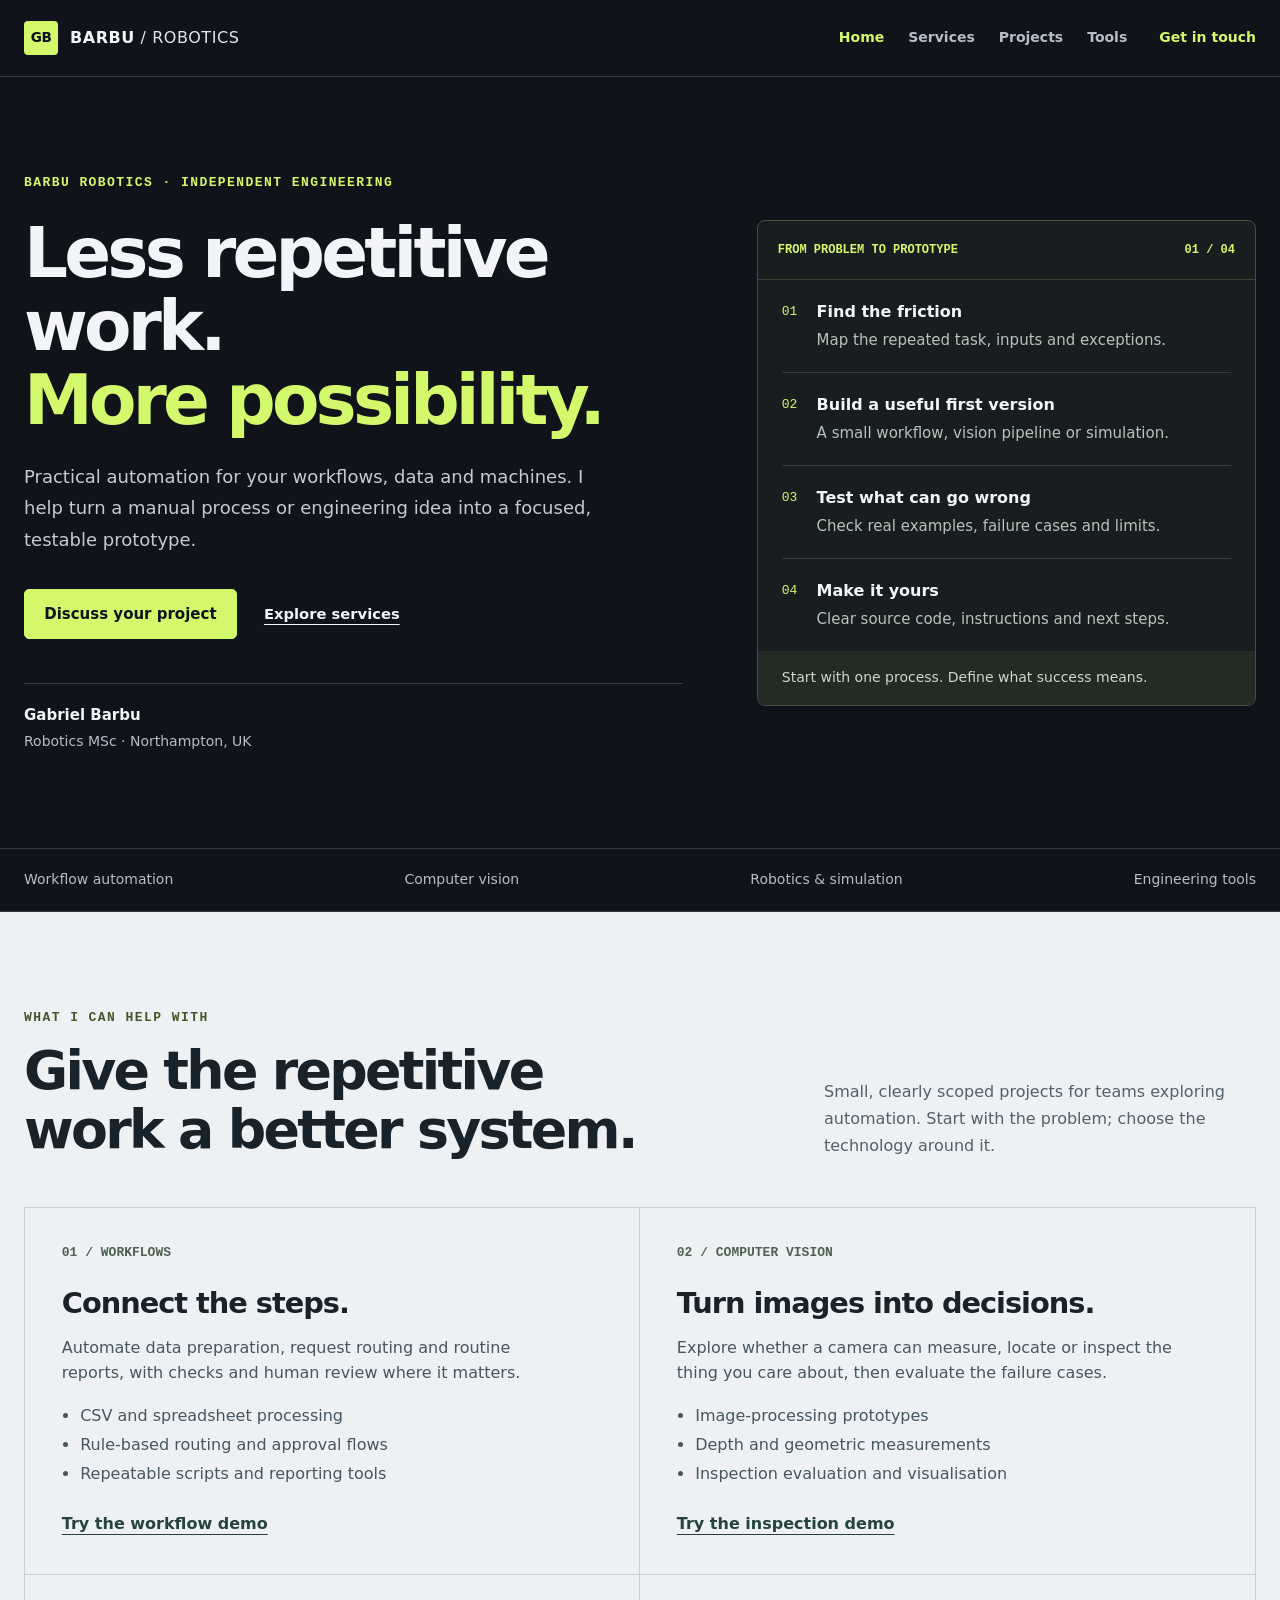
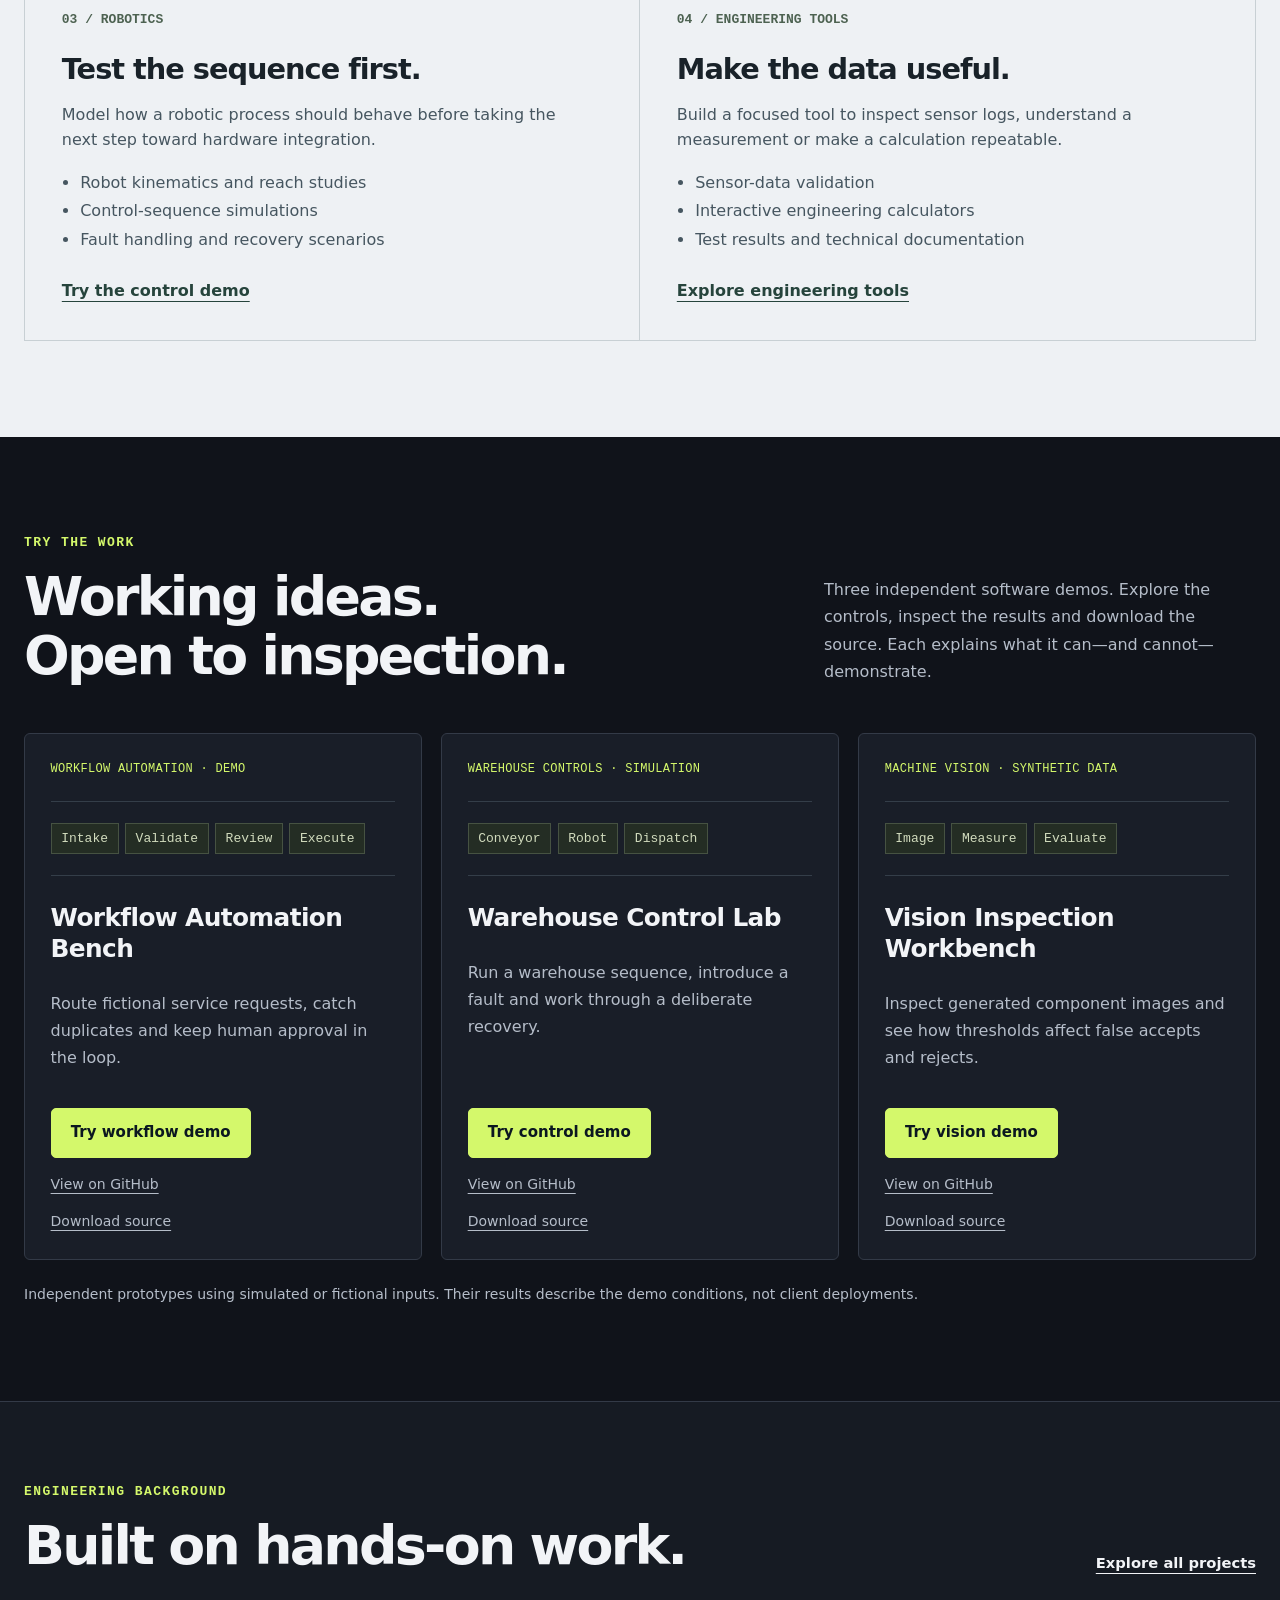
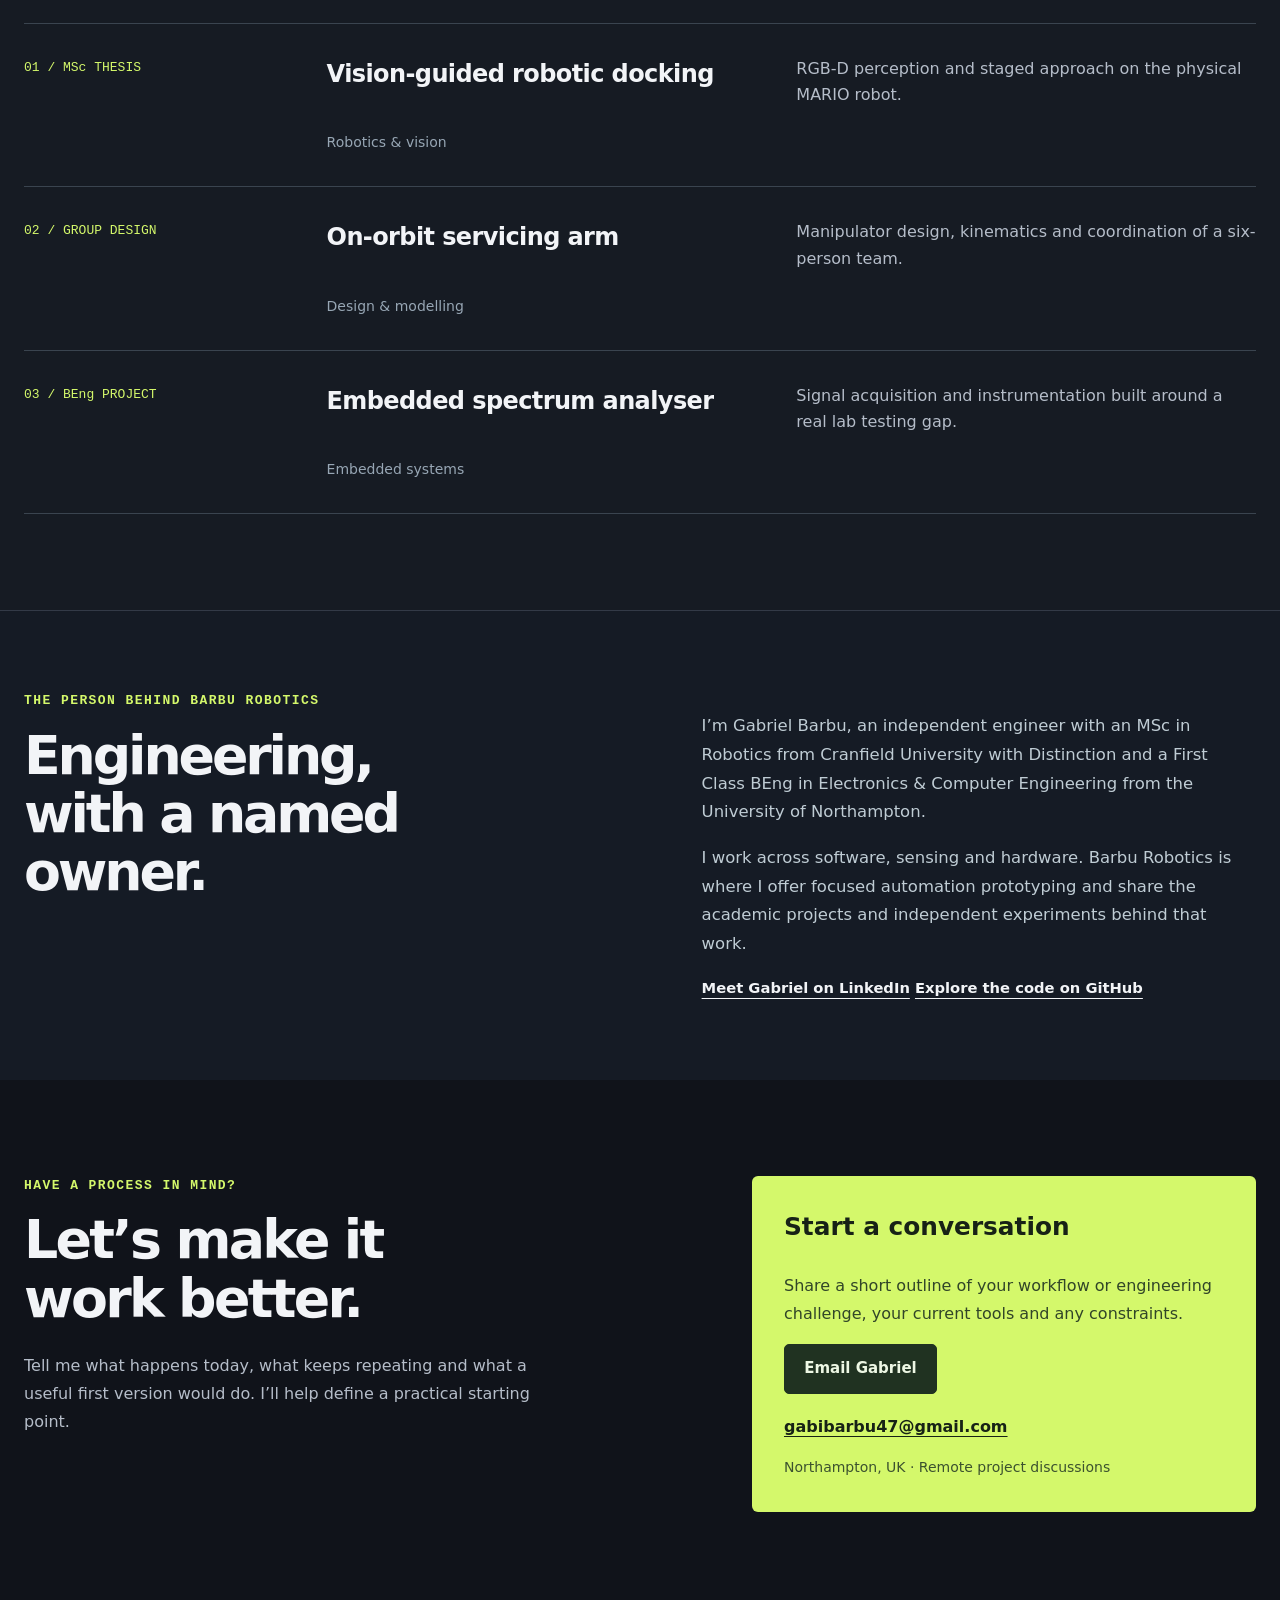
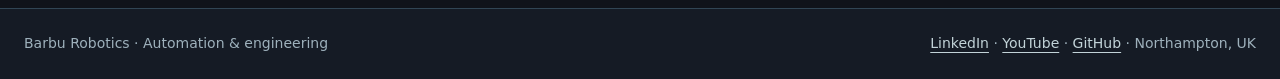
<file: index.html>
<!doctype html>
<html lang="en">
<head>
  <meta charset="utf-8">
  <meta name="viewport" content="width=device-width, initial-scale=1">
  <meta name="theme-color" content="#0a1220">
  <meta name="description" content="Practical workflow automation, computer vision and robotics prototyping by Gabriel Barbu. Explore working demos and discuss your next automation project.">
  <meta name="google-site-verification" content="QbWZGFsmQBlknl5m23Lc8sItgxxh-DoG_ZKHw20BW8Y">
  <meta property="og:type" content="website">
  <meta property="og:site_name" content="Barbu Robotics">
  <meta property="og:title" content="Barbu Robotics | Automation & Robotics Services">
  <meta property="og:description" content="Practical workflow automation, computer vision and robotics prototyping by Gabriel Barbu. Explore working demos and discuss your next automation project.">
  <meta property="og:url" content="https://gabrielbarbu2004.github.io/">
  <link rel="canonical" href="https://gabrielbarbu2004.github.io/">
  <link rel="icon" href="/favicon.svg" type="image/svg+xml">
  <link rel="stylesheet" href="/styles.css">
  <link rel="stylesheet" href="/services.css">
  
  <script type="application/ld+json">{"@context": "https://schema.org", "@graph": [{"@context": "https://schema.org", "@type": "WebSite", "name": "Barbu Robotics", "alternateName": ["Barbu Robotics", "Gabriel Barbu Robotics"], "url": "https://gabrielbarbu2004.github.io/", "@id": "https://gabrielbarbu2004.github.io/#website", "publisher": {"@id": "https://gabrielbarbu2004.github.io/#business"}}, {"@type": "ProfessionalService", "@id": "https://gabrielbarbu2004.github.io/#business", "name": "Barbu Robotics", "url": "https://gabrielbarbu2004.github.io/", "email": "gabibarbu47@gmail.com", "description": "Independent workflow automation, computer vision and robotics prototyping by Gabriel Barbu.", "founder": {"@type": "Person", "name": "Gabriel Barbu"}, "sameAs": ["https://www.linkedin.com/in/gabriel-barbu-23b133324/", "https://github.com/Gabrielbarbu2004/barbu-robotics-automation-labs"]}]}</script>
  <title>Barbu Robotics | Automation & Robotics Services</title>
</head>
<body>
  <a class="skip-link" href="#main">Skip to content</a>
  <header class="site-header">
    <div class="container nav-row">
      <a class="brand" href="/" aria-label="Barbu Robotics, home"><span class="brand-mark">GB</span><span>BARBU<span class="brand-light"> / ROBOTICS</span></span></a>
      <nav aria-label="Main navigation"><a href="/" aria-current="page">Home</a><a href="/#services">Services</a><a href="/projects/">Projects</a><a href="/tools/">Tools</a></nav>
      <a class="nav-contact" href="/#contact">Get in touch </a>
    </div>
  </header>
  <main id="main"><section class="service-hero container" aria-labelledby="hero-title">
  <div class="service-hero-copy">
    <p class="eyebrow">BARBU ROBOTICS · INDEPENDENT ENGINEERING</p>
    <h1 id="hero-title">Less repetitive work.<br><span>More possibility.</span></h1>
    <p class="service-intro">Practical automation for your workflows, data and machines. I help turn a manual process or engineering idea into a focused, testable prototype.</p>
    <div class="hero-actions"><a class="button primary" href="#contact">Discuss your project</a><a class="text-link" href="#services">Explore services</a></div>
    <p class="hero-signature">Gabriel Barbu <span>Robotics MSc · Northampton, UK</span></p>
  </div>
  <aside class="engagement-panel" aria-label="What an automation project involves">
    <div class="panel-heading"><span>FROM PROBLEM TO PROTOTYPE</span><span>01 / 04</span></div>
    <ol class="engagement-steps">
      <li><span>01</span><div><strong>Find the friction</strong><p>Map the repeated task, inputs and exceptions.</p></div></li>
      <li><span>02</span><div><strong>Build a useful first version</strong><p>A small workflow, vision pipeline or simulation.</p></div></li>
      <li><span>03</span><div><strong>Test what can go wrong</strong><p>Check real examples, failure cases and limits.</p></div></li>
      <li><span>04</span><div><strong>Make it yours</strong><p>Clear source code, instructions and next steps.</p></div></li>
    </ol>
    <div class="panel-note">Start with one process. Define what success means.</div>
  </aside>
</section>
<div class="service-band"><div class="container"><span>Workflow automation</span><span>Computer vision</span><span>Robotics &amp; simulation</span><span>Engineering tools</span></div></div>
<section id="services" class="services-section"><div class="container">
  <div class="section-heading"><div><p class="section-kicker">WHAT I CAN HELP WITH</p><h2>Give the repetitive<br>work a better system.</h2></div><p>Small, clearly scoped projects for teams exploring automation. Start with the problem; choose the technology around it.</p></div>
  <div class="services-grid">
    <article><span class="service-number">01 / WORKFLOWS</span><h3>Connect the steps.</h3><p>Automate data preparation, request routing and routine reports, with checks and human review where it matters.</p><ul><li>CSV and spreadsheet processing</li><li>Rule-based routing and approval flows</li><li>Repeatable scripts and reporting tools</li></ul><a href="/demos/workflow-automation-bench/">Try the workflow demo</a></article>
    <article><span class="service-number">02 / COMPUTER VISION</span><h3>Turn images into decisions.</h3><p>Explore whether a camera can measure, locate or inspect the thing you care about, then evaluate the failure cases.</p><ul><li>Image-processing prototypes</li><li>Depth and geometric measurements</li><li>Inspection evaluation and visualisation</li></ul><a href="/demos/vision-inspection-workbench/">Try the inspection demo</a></article>
    <article><span class="service-number">03 / ROBOTICS</span><h3>Test the sequence first.</h3><p>Model how a robotic process should behave before taking the next step toward hardware integration.</p><ul><li>Robot kinematics and reach studies</li><li>Control-sequence simulations</li><li>Fault handling and recovery scenarios</li></ul><a href="/demos/warehouse-control-lab/">Try the control demo</a></article>
    <article><span class="service-number">04 / ENGINEERING TOOLS</span><h3>Make the data useful.</h3><p>Build a focused tool to inspect sensor logs, understand a measurement or make a calculation repeatable.</p><ul><li>Sensor-data validation</li><li>Interactive engineering calculators</li><li>Test results and technical documentation</li></ul><a href="/tools/">Explore engineering tools</a></article>
  </div>
</div></section>
<section class="prototype-section container" aria-labelledby="prototype-title">
  <div class="section-heading"><div><p class="section-kicker">TRY THE WORK</p><h2 id="prototype-title">Working ideas.<br>Open to inspection.</h2></div><p>Three independent software demos. Explore the controls, inspect the results and download the source. Each explains what it can—and cannot—demonstrate.</p></div>
  <div class="prototype-grid">
    <article class="prototype-card"><p class="prototype-type">WORKFLOW AUTOMATION · DEMO</p><div class="mini-flow" aria-label="Intake, validate, review, execute"><span>Intake</span><span>Validate</span><span>Review</span><span>Execute</span></div><h3>Workflow Automation Bench</h3><p>Route fictional service requests, catch duplicates and keep human approval in the loop.</p><div class="prototype-footer"><a class="button primary" href="/demos/workflow-automation-bench/">Try workflow demo</a><a href="https://github.com/Gabrielbarbu2004/barbu-robotics-automation-labs/tree/main/workflow-automation-bench" target="_blank" rel="noopener noreferrer">View on GitHub</a><a href="/downloads/workflow-automation-bench.zip" download>Download source</a></div></article>
    <article class="prototype-card"><p class="prototype-type">WAREHOUSE CONTROLS · SIMULATION</p><div class="mini-flow" aria-label="Conveyor, robot, dispatch"><span>Conveyor</span><span>Robot</span><span>Dispatch</span></div><h3>Warehouse Control Lab</h3><p>Run a warehouse sequence, introduce a fault and work through a deliberate recovery.</p><div class="prototype-footer"><a class="button primary" href="/demos/warehouse-control-lab/">Try control demo</a><a href="https://github.com/Gabrielbarbu2004/barbu-robotics-automation-labs/tree/main/warehouse-control-lab" target="_blank" rel="noopener noreferrer">View on GitHub</a><a href="/downloads/warehouse-control-lab.zip" download>Download source</a></div></article>
    <article class="prototype-card"><p class="prototype-type">MACHINE VISION · SYNTHETIC DATA</p><div class="mini-flow" aria-label="Image, measure, evaluate"><span>Image</span><span>Measure</span><span>Evaluate</span></div><h3>Vision Inspection Workbench</h3><p>Inspect generated component images and see how thresholds affect false accepts and rejects.</p><div class="prototype-footer"><a class="button primary" href="/demos/vision-inspection-workbench/">Try vision demo</a><a href="https://github.com/Gabrielbarbu2004/barbu-robotics-automation-labs/tree/main/vision-inspection-workbench" target="_blank" rel="noopener noreferrer">View on GitHub</a><a href="/downloads/vision-inspection-workbench.zip" download>Download source</a></div></article>
  </div>
  <p class="prototype-note">Independent prototypes using simulated or fictional inputs. Their results describe the demo conditions, not client deployments.</p>
</section>
<section class="selected-work"><div class="container">
  <div class="section-heading"><div><p class="section-kicker">ENGINEERING BACKGROUND</p><h2>Built on hands-on work.</h2></div><a class="text-link" href="/projects/">Explore all projects</a></div>
  <a class="work-row" href="/projects/#mario"><span>01 / MSc THESIS</span><h3>Vision-guided robotic docking</h3><p>RGB-D perception and staged approach on the physical MARIO robot.</p><span class="work-label">Robotics &amp; vision</span></a>
  <a class="work-row" href="/projects/#servicing"><span>02 / GROUP DESIGN</span><h3>On-orbit servicing arm</h3><p>Manipulator design, kinematics and coordination of a six-person team.</p><span class="work-label">Design &amp; modelling</span></a>
  <a class="work-row" href="/projects/#spectrum"><span>03 / BEng PROJECT</span><h3>Embedded spectrum analyser</h3><p>Signal acquisition and instrumentation built around a real lab testing gap.</p><span class="work-label">Embedded systems</span></a>
</div></section>
<section class="about-section" id="about"><div class="container about-grid"><div><p class="section-kicker">THE PERSON BEHIND BARBU ROBOTICS</p><h2>Engineering,<br>with a named owner.</h2></div><div><p>I’m Gabriel Barbu, an independent engineer with an MSc in Robotics from Cranfield University with Distinction and a First Class BEng in Electronics &amp; Computer Engineering from the University of Northampton.</p><p>I work across software, sensing and hardware. Barbu Robotics is where I offer focused automation prototyping and share the academic projects and independent experiments behind that work.</p><a class="text-link" href="https://www.linkedin.com/in/gabriel-barbu-23b133324/" target="_blank" rel="noopener noreferrer">Meet Gabriel on LinkedIn</a> <a class="text-link" href="https://github.com/Gabrielbarbu2004/barbu-robotics-automation-labs" target="_blank" rel="noopener noreferrer">Explore the code on GitHub</a></div></div></section>
<section id="contact" class="contact-section container"><div><p class="section-kicker">HAVE A PROCESS IN MIND?</p><h2>Let’s make it<br>work better.</h2><p>Tell me what happens today, what keeps repeating and what a useful first version would do. I’ll help define a practical starting point.</p></div><div class="contact-box"><h3>Start a conversation</h3><p>Share a short outline of your workflow or engineering challenge, your current tools and any constraints.</p><a class="button primary" href="mailto:gabibarbu47@gmail.com?subject=Barbu%20Robotics%20project%20enquiry">Email Gabriel</a><a class="contact-email" href="mailto:gabibarbu47@gmail.com">gabibarbu47@gmail.com</a><small>Northampton, UK · Remote project discussions</small></div></section>
</main>
  <footer class="site-footer"><div class="container footer-row"><span>Barbu Robotics · Automation &amp; engineering</span><span><a href="https://www.linkedin.com/in/gabriel-barbu-23b133324/" target="_blank" rel="noopener noreferrer">LinkedIn</a> · <a href="https://youtube.com/playlist?list=PLVSSYyysevHE" target="_blank" rel="noopener noreferrer">YouTube</a> · <a href="https://github.com/Gabrielbarbu2004/barbu-robotics-automation-labs" target="_blank" rel="noopener noreferrer">GitHub</a> · Northampton, UK</span></div></footer>
</body>
</html>
</file>
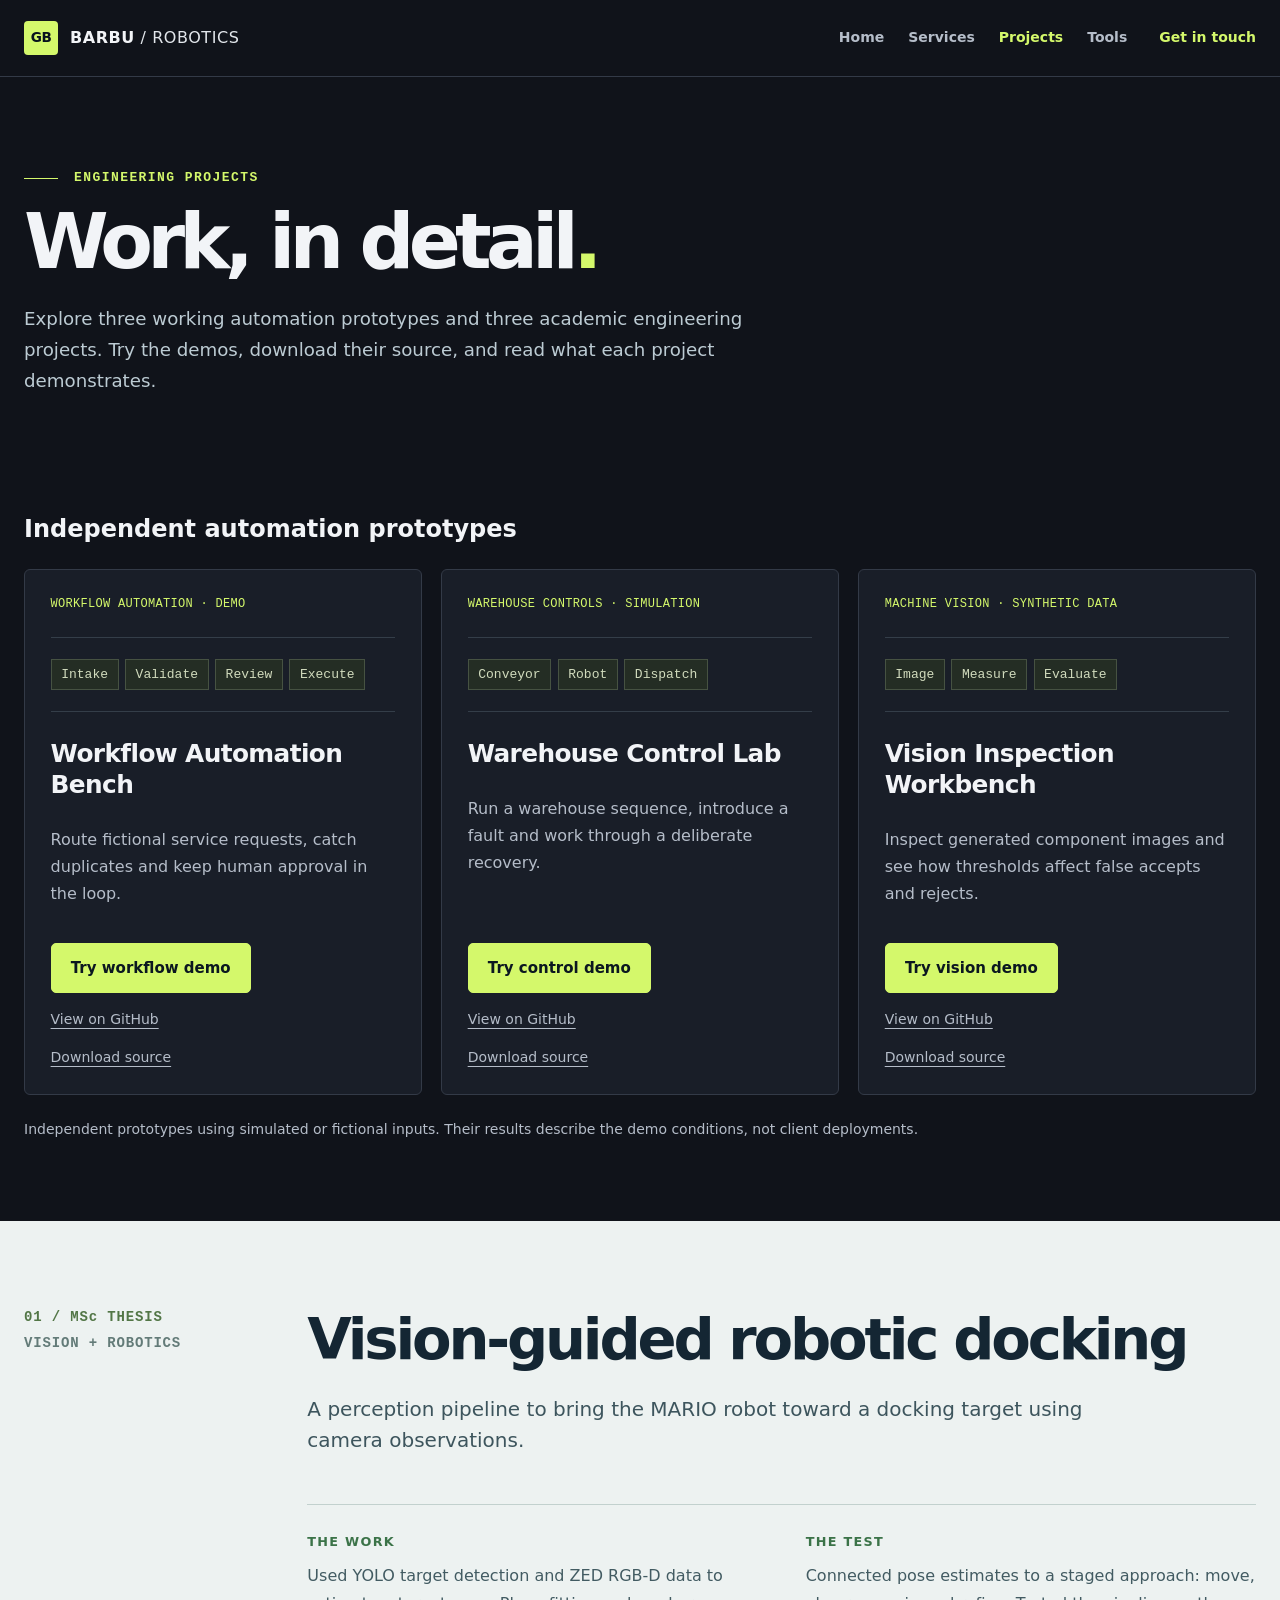
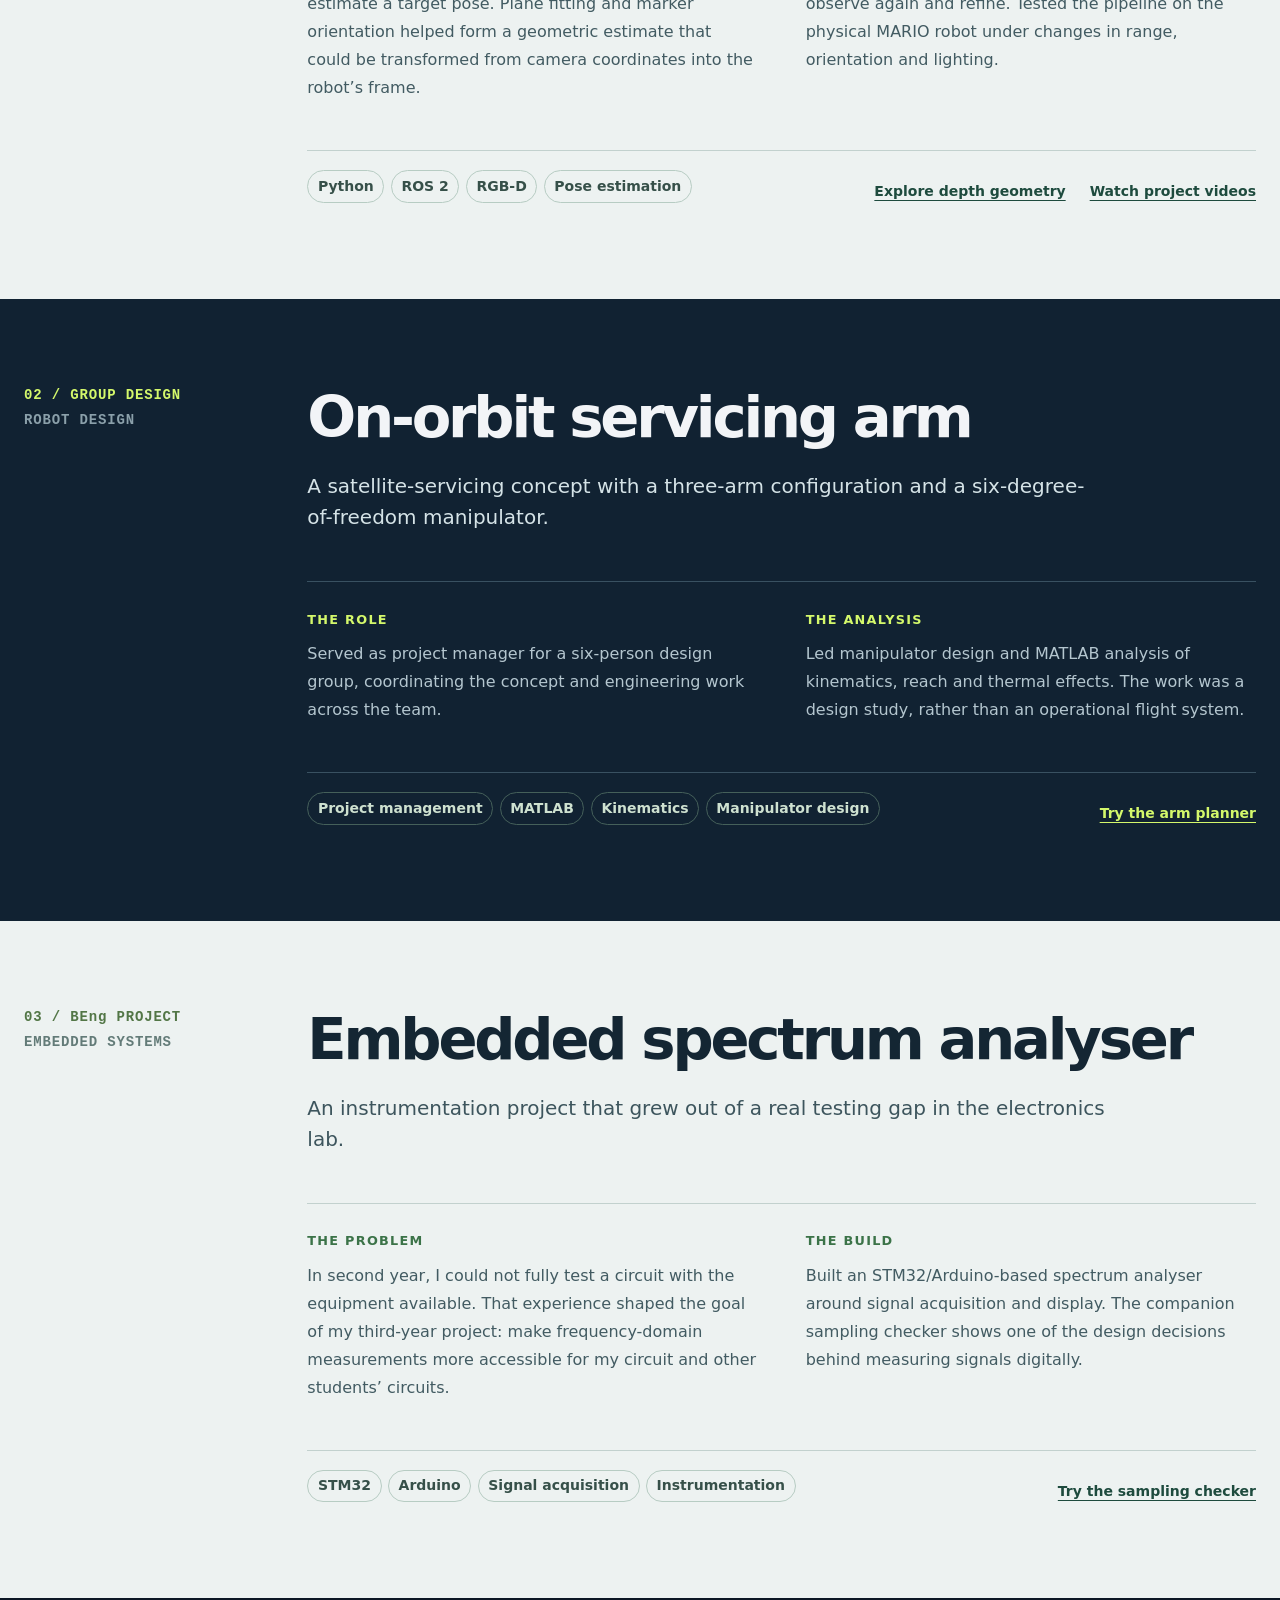
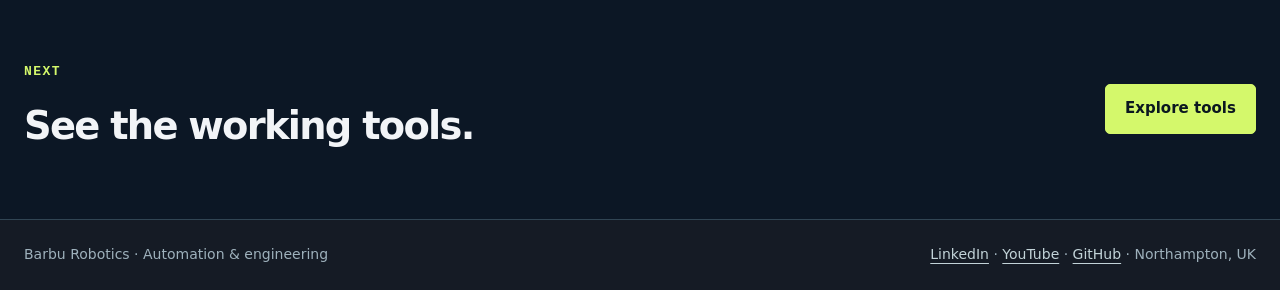
<file: projects/index.html>
<!doctype html>
<html lang="en">
<head>
  <meta charset="utf-8">
  <meta name="viewport" content="width=device-width, initial-scale=1">
  <meta name="theme-color" content="#0a1220">
  <meta name="description" content="Automation demos and engineering case studies by Gabriel Barbu: workflows, warehouse controls, vision inspection, robotics and embedded systems.">
  
  <meta property="og:type" content="website">
  <meta property="og:site_name" content="Barbu Robotics">
  <meta property="og:title" content="Projects | Barbu Robotics">
  <meta property="og:description" content="Automation demos and engineering case studies by Gabriel Barbu: workflows, warehouse controls, vision inspection, robotics and embedded systems.">
  <meta property="og:url" content="https://gabrielbarbu2004.github.io/projects/">
  <link rel="canonical" href="https://gabrielbarbu2004.github.io/projects/">
  <link rel="icon" href="/favicon.svg" type="image/svg+xml">
  <link rel="stylesheet" href="/styles.css">
  <link rel="stylesheet" href="/services.css">
  
  
  <title>Projects | Barbu Robotics</title>
</head>
<body>
  <a class="skip-link" href="#main">Skip to content</a>
  <header class="site-header">
    <div class="container nav-row">
      <a class="brand" href="/" aria-label="Barbu Robotics, home"><span class="brand-mark">GB</span><span>BARBU<span class="brand-light"> / ROBOTICS</span></span></a>
      <nav aria-label="Main navigation"><a href="/">Home</a><a href="/#services">Services</a><a href="/projects/" aria-current="page">Projects</a><a href="/tools/">Tools</a></nav>
      <a class="nav-contact" href="/#contact">Get in touch </a>
    </div>
  </header>
  <main id="main">
<section class="page-hero container"><p class="eyebrow"><span class="eyebrow-line"></span> ENGINEERING PROJECTS</p><h1>Work, in detail<span class="accent">.</span></h1><p>Explore three working automation prototypes and three academic engineering projects. Try the demos, download their source, and read what each project demonstrates.</p></section>
<section id="prototypes" class="prototype-intro container"><h2>Independent automation prototypes</h2><div class="prototype-grid">
    <article class="prototype-card"><p class="prototype-type">WORKFLOW AUTOMATION · DEMO</p><div class="mini-flow" aria-label="Intake, validate, review, execute"><span>Intake</span><span>Validate</span><span>Review</span><span>Execute</span></div><h3>Workflow Automation Bench</h3><p>Route fictional service requests, catch duplicates and keep human approval in the loop.</p><div class="prototype-footer"><a class="button primary" href="/demos/workflow-automation-bench/">Try workflow demo</a><a href="https://github.com/Gabrielbarbu2004/barbu-robotics-automation-labs/tree/main/workflow-automation-bench" target="_blank" rel="noopener noreferrer">View on GitHub</a><a href="/downloads/workflow-automation-bench.zip" download>Download source</a></div></article>
    <article class="prototype-card"><p class="prototype-type">WAREHOUSE CONTROLS · SIMULATION</p><div class="mini-flow" aria-label="Conveyor, robot, dispatch"><span>Conveyor</span><span>Robot</span><span>Dispatch</span></div><h3>Warehouse Control Lab</h3><p>Run a warehouse sequence, introduce a fault and work through a deliberate recovery.</p><div class="prototype-footer"><a class="button primary" href="/demos/warehouse-control-lab/">Try control demo</a><a href="https://github.com/Gabrielbarbu2004/barbu-robotics-automation-labs/tree/main/warehouse-control-lab" target="_blank" rel="noopener noreferrer">View on GitHub</a><a href="/downloads/warehouse-control-lab.zip" download>Download source</a></div></article>
    <article class="prototype-card"><p class="prototype-type">MACHINE VISION · SYNTHETIC DATA</p><div class="mini-flow" aria-label="Image, measure, evaluate"><span>Image</span><span>Measure</span><span>Evaluate</span></div><h3>Vision Inspection Workbench</h3><p>Inspect generated component images and see how thresholds affect false accepts and rejects.</p><div class="prototype-footer"><a class="button primary" href="/demos/vision-inspection-workbench/">Try vision demo</a><a href="https://github.com/Gabrielbarbu2004/barbu-robotics-automation-labs/tree/main/vision-inspection-workbench" target="_blank" rel="noopener noreferrer">View on GitHub</a><a href="/downloads/vision-inspection-workbench.zip" download>Download source</a></div></article>
  </div>
  <p class="prototype-note">Independent prototypes using simulated or fictional inputs. Their results describe the demo conditions, not client deployments.</p>
</section><section class="case-section case-light" id="mario"><div class="container case-grid"><div class="case-index"><span>01 / MSc THESIS</span><span>VISION + ROBOTICS</span></div><div class="case-main"><h2>Vision-guided robotic docking</h2><p class="case-lead">A perception pipeline to bring the MARIO robot toward a docking target using camera observations.</p><div class="case-columns"><div><h3>The work</h3><p>Used YOLO target detection and ZED RGB-D data to estimate a target pose. Plane fitting and marker orientation helped form a geometric estimate that could be transformed from camera coordinates into the robot’s frame.</p></div><div><h3>The test</h3><p>Connected pose estimates to a staged approach: move, observe again and refine. Tested the pipeline on the physical MARIO robot under changes in range, orientation and lighting.</p></div></div><div class="case-footer"><div class="tags"><span>Python</span><span>ROS 2</span><span>RGB-D</span><span>Pose estimation</span></div><div class="case-links"><a class="card-link" href="/tools/depth-backprojection/">Explore depth geometry</a><a class="card-link" href="https://youtube.com/playlist?list=PLVSSYyysevHE" target="_blank" rel="noopener noreferrer">Watch project videos</a></div></div></div></div></section>
<section class="case-section" id="servicing"><div class="container case-grid"><div class="case-index"><span>02 / GROUP DESIGN</span><span>ROBOT DESIGN</span></div><div class="case-main"><h2>On-orbit servicing arm</h2><p class="case-lead">A satellite-servicing concept with a three-arm configuration and a six-degree-of-freedom manipulator.</p><div class="case-columns"><div><h3>The role</h3><p>Served as project manager for a six-person design group, coordinating the concept and engineering work across the team.</p></div><div><h3>The analysis</h3><p>Led manipulator design and MATLAB analysis of kinematics, reach and thermal effects. The work was a design study, rather than an operational flight system.</p></div></div><div class="case-footer"><div class="tags"><span>Project management</span><span>MATLAB</span><span>Kinematics</span><span>Manipulator design</span></div><a class="card-link" href="/tools/arm-reach/">Try the arm planner</a></div></div></div></section>
<section class="case-section case-light" id="spectrum"><div class="container case-grid"><div class="case-index"><span>03 / BEng PROJECT</span><span>EMBEDDED SYSTEMS</span></div><div class="case-main"><h2>Embedded spectrum analyser</h2><p class="case-lead">An instrumentation project that grew out of a real testing gap in the electronics lab.</p><div class="case-columns"><div><h3>The problem</h3><p>In second year, I could not fully test a circuit with the equipment available. That experience shaped the goal of my third-year project: make frequency-domain measurements more accessible for my circuit and other students’ circuits.</p></div><div><h3>The build</h3><p>Built an STM32/Arduino-based spectrum analyser around signal acquisition and display. The companion sampling checker shows one of the design decisions behind measuring signals digitally.</p></div></div><div class="case-footer"><div class="tags"><span>STM32</span><span>Arduino</span><span>Signal acquisition</span><span>Instrumentation</span></div><a class="card-link" href="/tools/sampling-checker/">Try the sampling checker </a></div></div></div></section>
<section class="next-section"><div class="container next-row"><div><p class="section-kicker">NEXT</p><h2>See the working tools.</h2></div><a class="button primary" href="/tools/">Explore tools </a></div></section>
</main>
  <footer class="site-footer"><div class="container footer-row"><span>Barbu Robotics · Automation &amp; engineering</span><span><a href="https://www.linkedin.com/in/gabriel-barbu-23b133324/" target="_blank" rel="noopener noreferrer">LinkedIn</a> · <a href="https://youtube.com/playlist?list=PLVSSYyysevHE" target="_blank" rel="noopener noreferrer">YouTube</a> · <a href="https://github.com/Gabrielbarbu2004/barbu-robotics-automation-labs" target="_blank" rel="noopener noreferrer">GitHub</a> · Northampton, UK</span></div></footer>
</body>
</html>
</file>
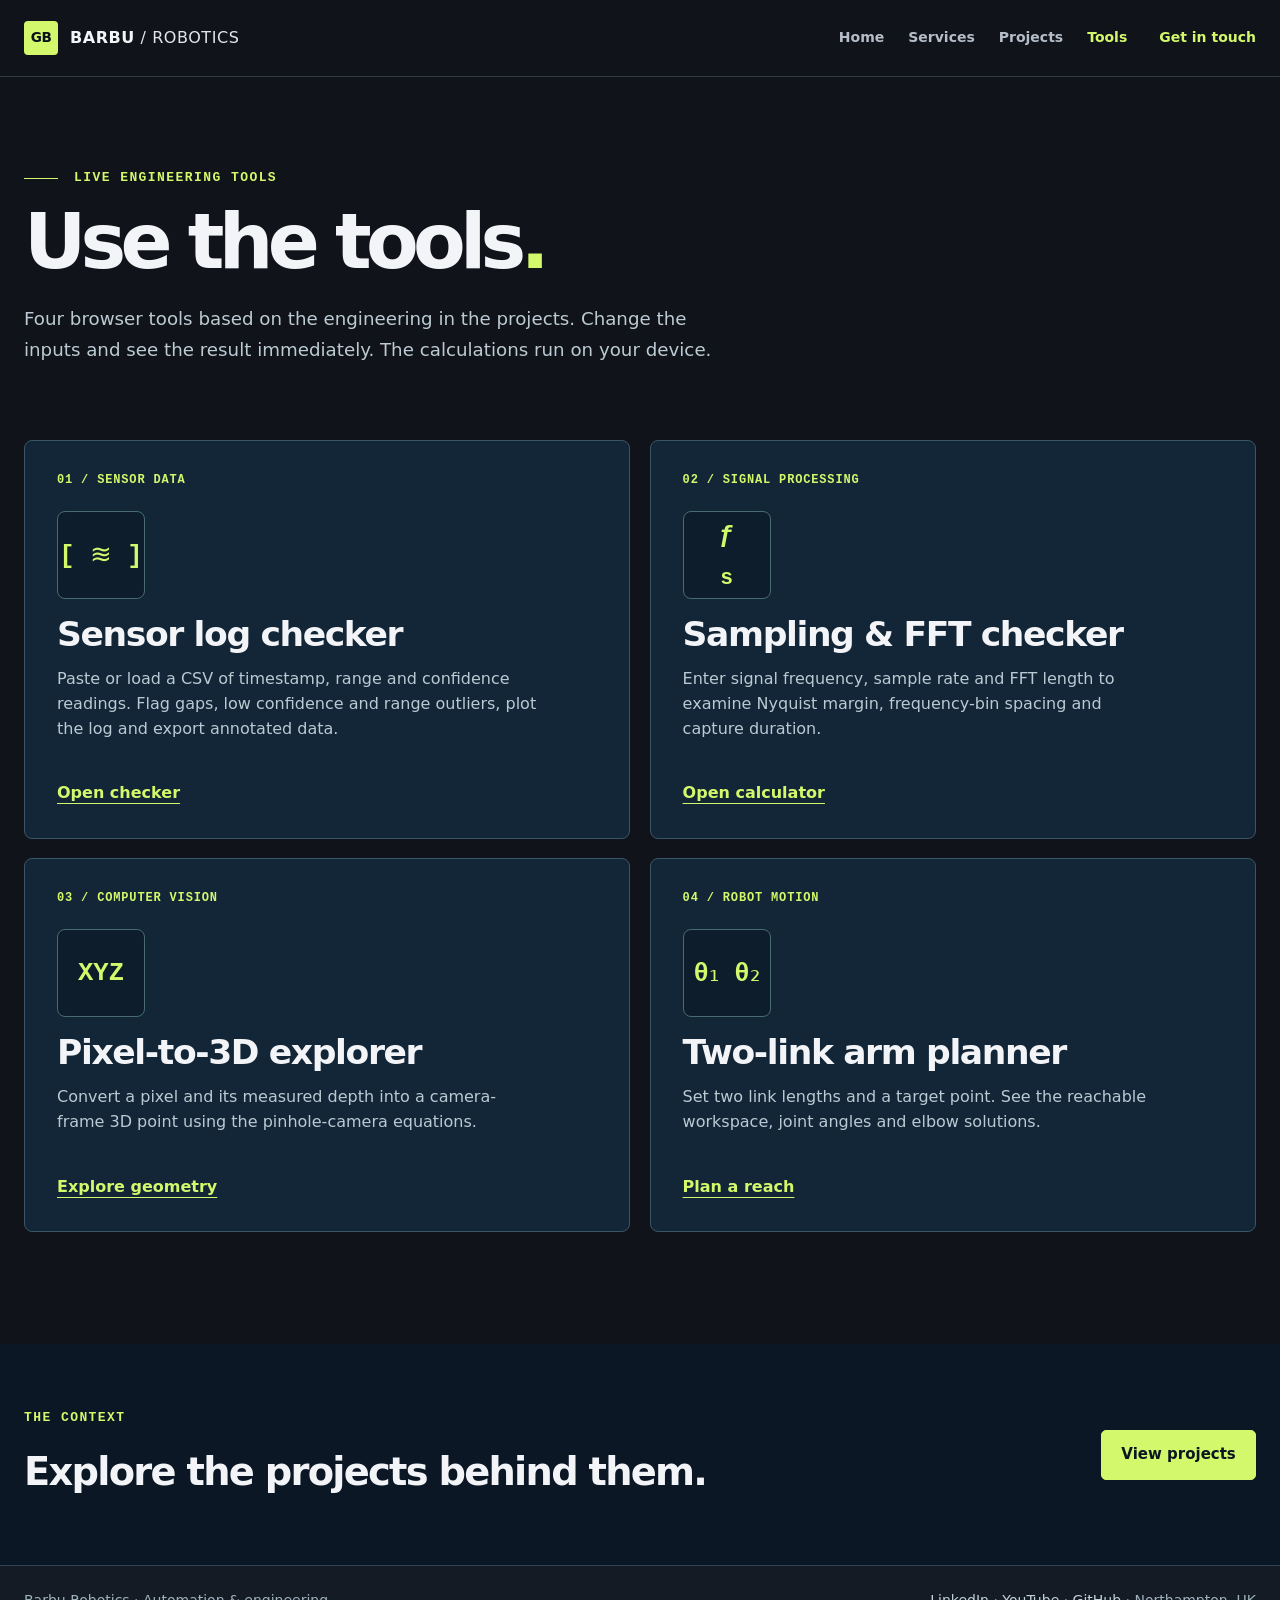
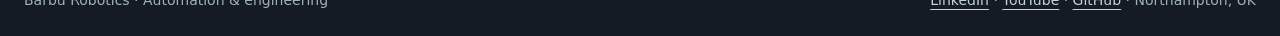
<file: tools/index.html>
<!doctype html>
<html lang="en">
<head>
  <meta charset="utf-8">
  <meta name="viewport" content="width=device-width, initial-scale=1">
  <meta name="theme-color" content="#0a1220">
  <meta name="description" content="Try four live robotics and engineering tools: sensor log analysis, FFT sampling, depth backprojection and two-link arm reach.">
  
  <meta property="og:type" content="website">
  <meta property="og:site_name" content="Barbu Robotics">
  <meta property="og:title" content="Engineering Tools | Barbu Robotics">
  <meta property="og:description" content="Try four live robotics and engineering tools: sensor log analysis, FFT sampling, depth backprojection and two-link arm reach.">
  <meta property="og:url" content="https://gabrielbarbu2004.github.io/tools/">
  <link rel="canonical" href="https://gabrielbarbu2004.github.io/tools/">
  <link rel="icon" href="/favicon.svg" type="image/svg+xml">
  <link rel="stylesheet" href="/styles.css">
  <link rel="stylesheet" href="/services.css">
  
  
  <title>Engineering Tools | Barbu Robotics</title>
</head>
<body>
  <a class="skip-link" href="#main">Skip to content</a>
  <header class="site-header">
    <div class="container nav-row">
      <a class="brand" href="/" aria-label="Barbu Robotics, home"><span class="brand-mark">GB</span><span>BARBU<span class="brand-light"> / ROBOTICS</span></span></a>
      <nav aria-label="Main navigation"><a href="/">Home</a><a href="/#services">Services</a><a href="/projects/">Projects</a><a href="/tools/" aria-current="page">Tools</a></nav>
      <a class="nav-contact" href="/#contact">Get in touch </a>
    </div>
  </header>
  <main id="main">
<section class="page-hero container directory-hero"><p class="eyebrow"><span class="eyebrow-line"></span> LIVE ENGINEERING TOOLS</p><h1>Use the tools<span class="accent">.</span></h1><p>Four browser tools based on the engineering in the projects. Change the inputs and see the result immediately. The calculations run on your device.</p></section>
<section class="tool-directory"><div class="container tool-directory-grid">
  <a class="directory-card" href="/tools/log-checker/"><div class="directory-top"><span>01 / SENSOR DATA</span></div><div class="directory-glyph" aria-hidden="true">[ ≋ ]</div><h2>Sensor log checker</h2><p>Paste or load a CSV of timestamp, range and confidence readings. Flag gaps, low confidence and range outliers, plot the log and export annotated data.</p><span class="directory-cta">Open checker</span></a>
  <a class="directory-card" href="/tools/sampling-checker/"><div class="directory-top"><span>02 / SIGNAL PROCESSING</span></div><div class="directory-glyph" aria-hidden="true">ƒ<sub>s</sub></div><h2>Sampling &amp; FFT checker</h2><p>Enter signal frequency, sample rate and FFT length to examine Nyquist margin, frequency-bin spacing and capture duration.</p><span class="directory-cta">Open calculator</span></a>
  <a class="directory-card" href="/tools/depth-backprojection/"><div class="directory-top"><span>03 / COMPUTER VISION</span></div><div class="directory-glyph" aria-hidden="true">XYZ</div><h2>Pixel-to-3D explorer</h2><p>Convert a pixel and its measured depth into a camera-frame 3D point using the pinhole-camera equations.</p><span class="directory-cta">Explore geometry</span></a>
  <a class="directory-card" href="/tools/arm-reach/"><div class="directory-top"><span>04 / ROBOT MOTION</span></div><div class="directory-glyph" aria-hidden="true">θ₁ θ₂</div><h2>Two-link arm planner</h2><p>Set two link lengths and a target point. See the reachable workspace, joint angles and elbow solutions.</p><span class="directory-cta">Plan a reach</span></a>
</div></section>
<section class="next-section"><div class="container next-row"><div><p class="section-kicker">THE CONTEXT</p><h2>Explore the projects behind them.</h2></div><a class="button primary" href="/projects/">View projects </a></div></section>
</main>
  <footer class="site-footer"><div class="container footer-row"><span>Barbu Robotics · Automation &amp; engineering</span><span><a href="https://www.linkedin.com/in/gabriel-barbu-23b133324/" target="_blank" rel="noopener noreferrer">LinkedIn</a> · <a href="https://youtube.com/playlist?list=PLVSSYyysevHE" target="_blank" rel="noopener noreferrer">YouTube</a> · <a href="https://github.com/Gabrielbarbu2004/barbu-robotics-automation-labs" target="_blank" rel="noopener noreferrer">GitHub</a> · Northampton, UK</span></div></footer>
</body>
</html>
</file>
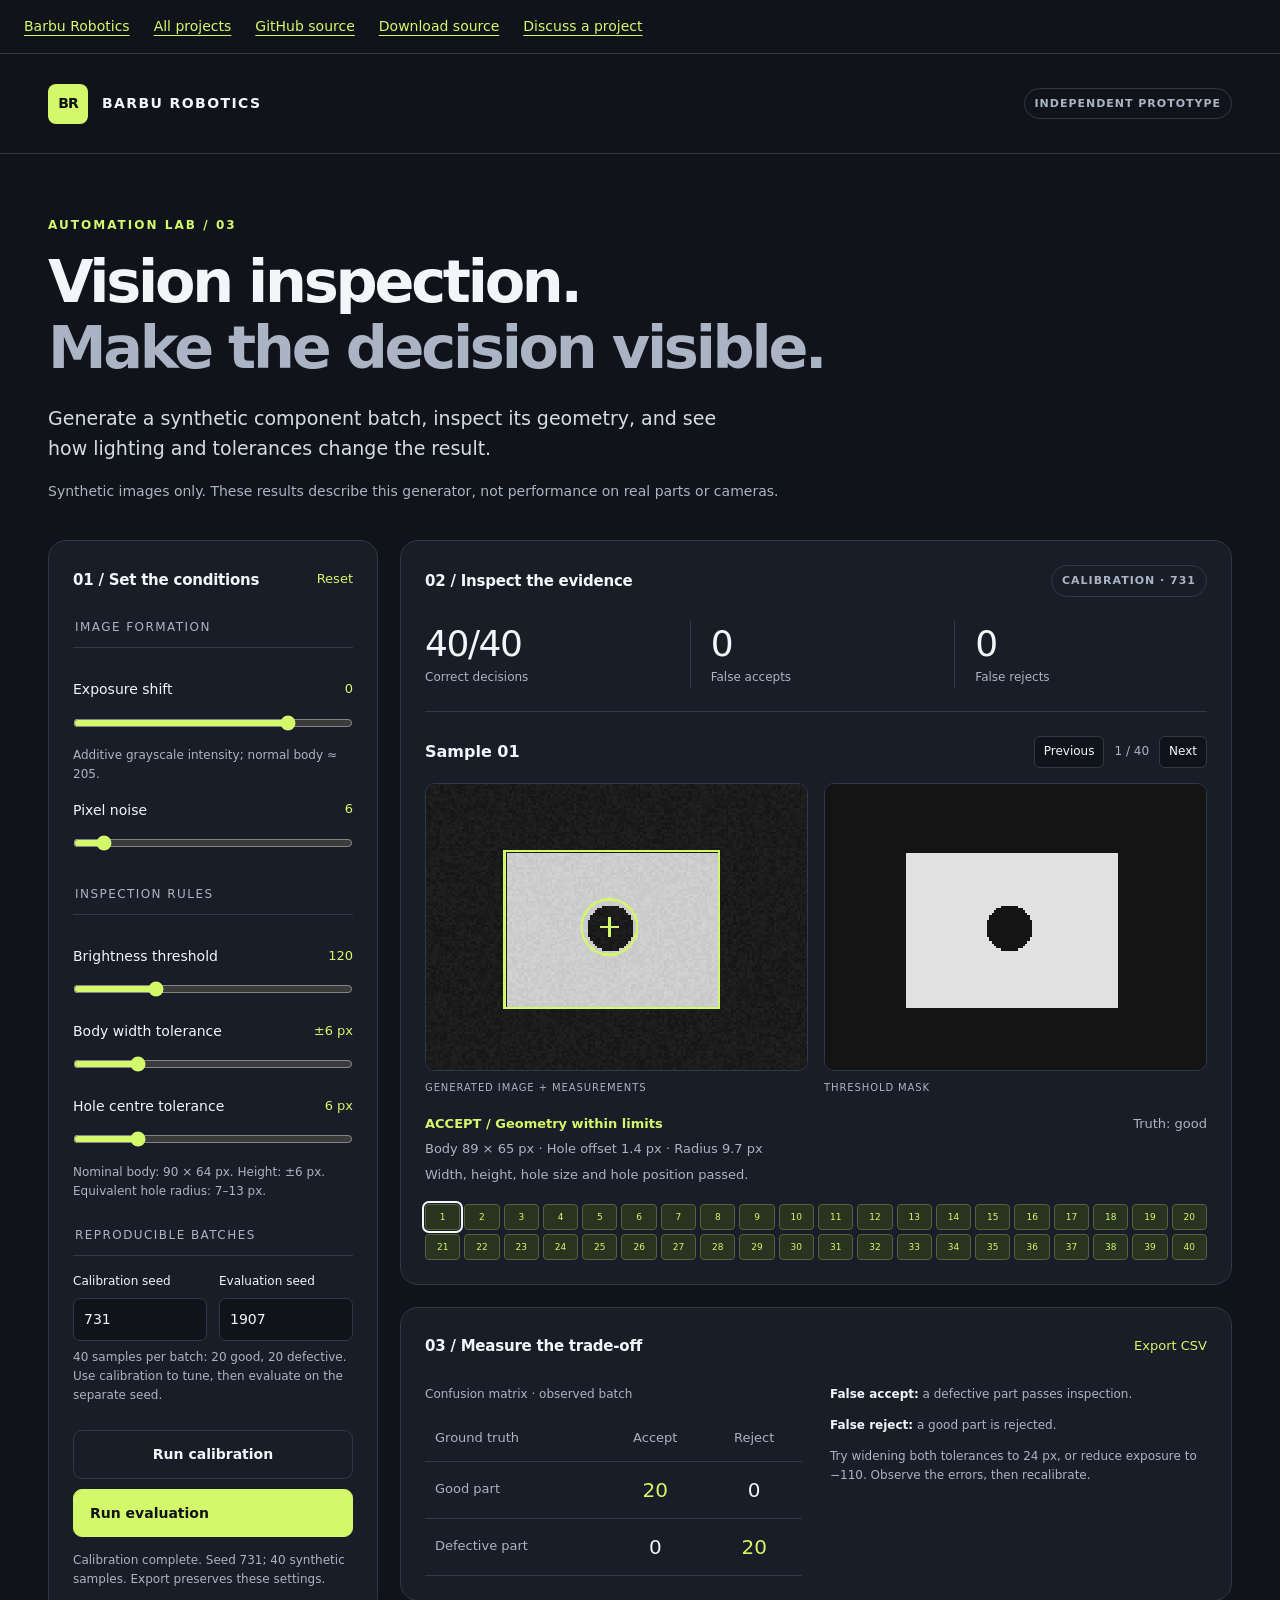
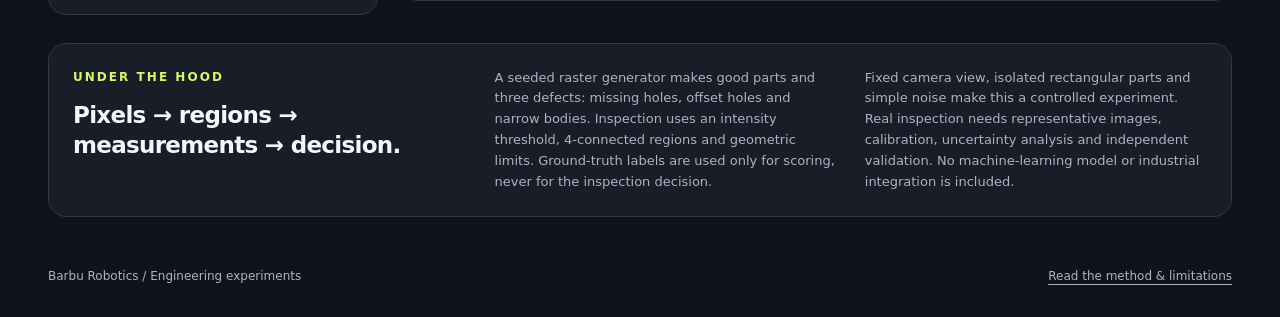
<file: demos/vision-inspection-workbench/index.html>
<!doctype html>
<html lang="en">
<head><meta charset="utf-8"><meta name="viewport" content="width=device-width, initial-scale=1"><meta name="theme-color" content="#10131a"><title>Vision Inspection Workbench | Barbu Robotics</title><meta name="description" content="An independent synthetic-data prototype exploring machine vision thresholds, geometric inspection and false accepts."><link rel="stylesheet" href="style.css"><link rel="icon" href="/favicon.svg" type="image/svg+xml">
 <link rel="canonical" href="https://gabrielbarbu2004.github.io/demos/vision-inspection-workbench/">
 <meta property="og:site_name" content="Barbu Robotics">
 <meta property="og:type" content="website">
 <meta property="og:url" content="https://gabrielbarbu2004.github.io/demos/vision-inspection-workbench/">
 <style>.barbu-navigation{display:flex;flex-wrap:wrap;gap:1.5rem;padding:1rem 1.5rem;border-bottom:1px solid #333a47;background:#10131a;color:#d4f86b;font:500 .875rem/1.5 system-ui}.barbu-navigation a{color:inherit;text-underline-offset:4px}</style>
</head>
<body><nav class="barbu-navigation" aria-label="Barbu Robotics"><a href="/">Barbu Robotics</a><a href="/projects/#prototypes">All projects</a><a href="https://github.com/Gabrielbarbu2004/barbu-robotics-automation-labs/tree/main/vision-inspection-workbench" target="_blank" rel="noopener noreferrer">GitHub source</a><a href="/downloads/vision-inspection-workbench.zip" download>Download source</a><a href="/#contact">Discuss a project</a></nav>
  <header class="topbar"><a class="brand" href="#main"><span class="brand-mark" aria-hidden="true">BR</span> BARBU ROBOTICS</a><span class="tag">INDEPENDENT PROTOTYPE</span></header>
  <main id="main">
    <section class="intro"><p class="eyebrow">AUTOMATION LAB / 03</p><h1>Vision inspection.<br><span>Make the decision visible.</span></h1><p class="lede">Generate a synthetic component batch, inspect its geometry, and see how lighting and tolerances change the result.</p><p class="disclosure">Synthetic images only. These results describe this generator, not performance on real parts or cameras.</p></section>
    <div class="workspace">
      <aside class="panel controls" aria-labelledby="controls-title"><div class="panel-head"><h2 id="controls-title">01 / Set the conditions</h2><button id="reset" class="text-button" type="button">Reset</button></div>
        <fieldset><legend>Image formation</legend>
          <label for="exposure">Exposure shift <output id="exposure-value">0</output></label><input id="exposure" type="range" min="-110" max="30" value="0" step="5"><p class="hint">Additive grayscale intensity; normal body ≈ 205.</p>
          <label for="noise">Pixel noise <output id="noise-value">6</output></label><input id="noise" type="range" min="0" max="70" value="6" step="1">
        </fieldset>
        <fieldset><legend>Inspection rules</legend>
          <label for="threshold">Brightness threshold <output id="threshold-value">120</output></label><input id="threshold" type="range" min="80" max="220" value="120" step="1">
          <label for="widthTolerance">Body width tolerance <output id="widthTolerance-value">±6 px</output></label><input id="widthTolerance" type="range" min="1" max="24" value="6" step="1">
          <label for="centreTolerance">Hole centre tolerance <output id="centreTolerance-value">6 px</output></label><input id="centreTolerance" type="range" min="1" max="24" value="6" step="1">
          <p class="hint">Nominal body: 90 × 64 px. Height: ±6 px. Equivalent hole radius: 7–13 px.</p>
        </fieldset>
        <fieldset><legend>Reproducible batches</legend><div class="seed-grid"><label for="calibrationSeed">Calibration seed<input type="number" id="calibrationSeed" value="731" min="0" max="999999" step="1"></label><label for="evaluationSeed">Evaluation seed<input type="number" id="evaluationSeed" value="1907" min="0" max="999999" step="1"></label></div><p class="hint">40 samples per batch: 20 good, 20 defective. Use calibration to tune, then evaluate on the separate seed.</p></fieldset>
        <div class="actions"><button id="calibrate" type="button" class="secondary">Run calibration</button><button id="evaluate" type="button" class="primary">Run evaluation</button></div>
        <p id="status" class="status" role="status" aria-live="polite"></p>
      </aside>
      <section class="results" aria-labelledby="results-title">
        <div class="panel"><div class="panel-head"><h2 id="results-title">02 / Inspect the evidence</h2><span id="batch-label" class="tag">CALIBRATION</span></div>
          <div class="metrics"><div><p id="correct" class="metric-value">—</p><p>Correct decisions</p></div><div><p id="false-accepts" class="metric-value">—</p><p>False accepts</p></div><div><p id="false-rejects" class="metric-value">—</p><p>False rejects</p></div></div>
          <div class="viewer-header"><h3 id="sample-title">Sample 01</h3><div class="sample-controls"><button id="previous" class="small-button" type="button" aria-label="Previous sample">Previous</button><span id="sample-position">1 / 40</span><button id="next" class="small-button" type="button" aria-label="Next sample">Next</button></div></div>
          <div class="canvases"><figure><canvas id="source-canvas" width="320" height="240" aria-label="Generated synthetic component with measured body and hole overlays"></canvas><figcaption>GENERATED IMAGE + MEASUREMENTS</figcaption></figure><figure><canvas id="mask-canvas" width="320" height="240" aria-label="Binary threshold mask used by the inspection algorithm"></canvas><figcaption>THRESHOLD MASK</figcaption></figure></div>
          <div class="decision"><p id="prediction"></p><p id="truth"></p><p id="measurement"></p><p id="reasons"></p></div>
          <div class="sample-strip" id="sample-strip" aria-label="Select sample"></div>
        </div>
        <div class="panel"><div class="panel-head"><h2>03 / Measure the trade-off</h2><button id="export" class="text-button" type="button">Export CSV</button></div><div class="matrix-layout"><table><caption>Confusion matrix · observed batch</caption><thead><tr><th scope="col">Ground truth</th><th scope="col">Accept</th><th scope="col">Reject</th></tr></thead><tbody><tr><th scope="row">Good part</th><td id="good-accepted" class="success">—</td><td id="good-rejected">—</td></tr><tr><th scope="row">Defective part</th><td id="defect-accepted">—</td><td id="defect-rejected" class="success">—</td></tr></tbody></table><div class="explanation"><p><strong>False accept:</strong> a defective part passes inspection.</p><p><strong>False reject:</strong> a good part is rejected.</p><p>Try widening both tolerances to 24 px, or reduce exposure to −110. Observe the errors, then recalibrate.</p></div></div></div>
      </section>
    </div>
    <section class="method panel"><div><p class="eyebrow">UNDER THE HOOD</p><h2>Pixels → regions → measurements → decision.</h2></div><p>A seeded raster generator makes good parts and three defects: missing holes, offset holes and narrow bodies. Inspection uses an intensity threshold, 4-connected regions and geometric limits. Ground-truth labels are used only for scoring, never for the inspection decision.</p><p>Fixed camera view, isolated rectangular parts and simple noise make this a controlled experiment. Real inspection needs representative images, calibration, uncertainty analysis and independent validation. No machine-learning model or industrial integration is included.</p></section>
  </main><footer><span>Barbu Robotics / Engineering experiments</span><a href="README.md">Read the method &amp; limitations</a></footer><script type="module" src="app.mjs"></script>
</body></html>
</file>
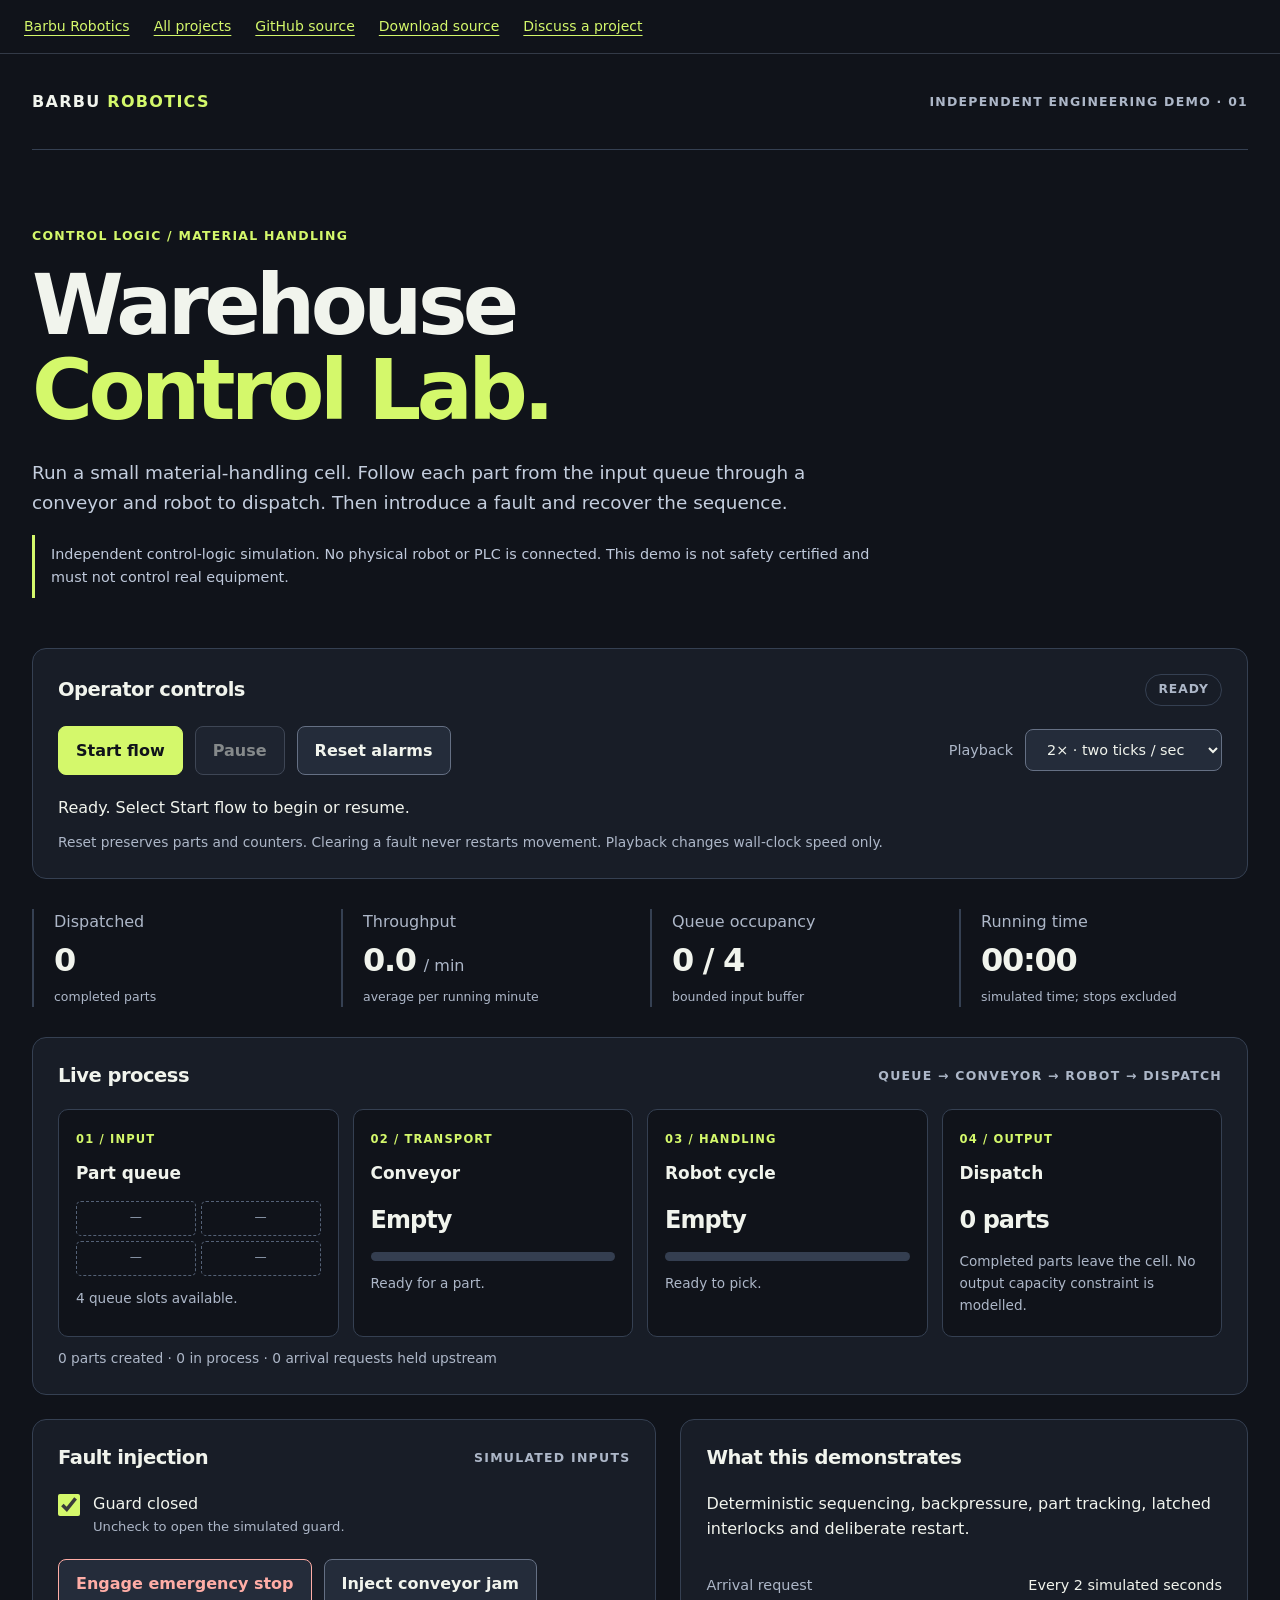
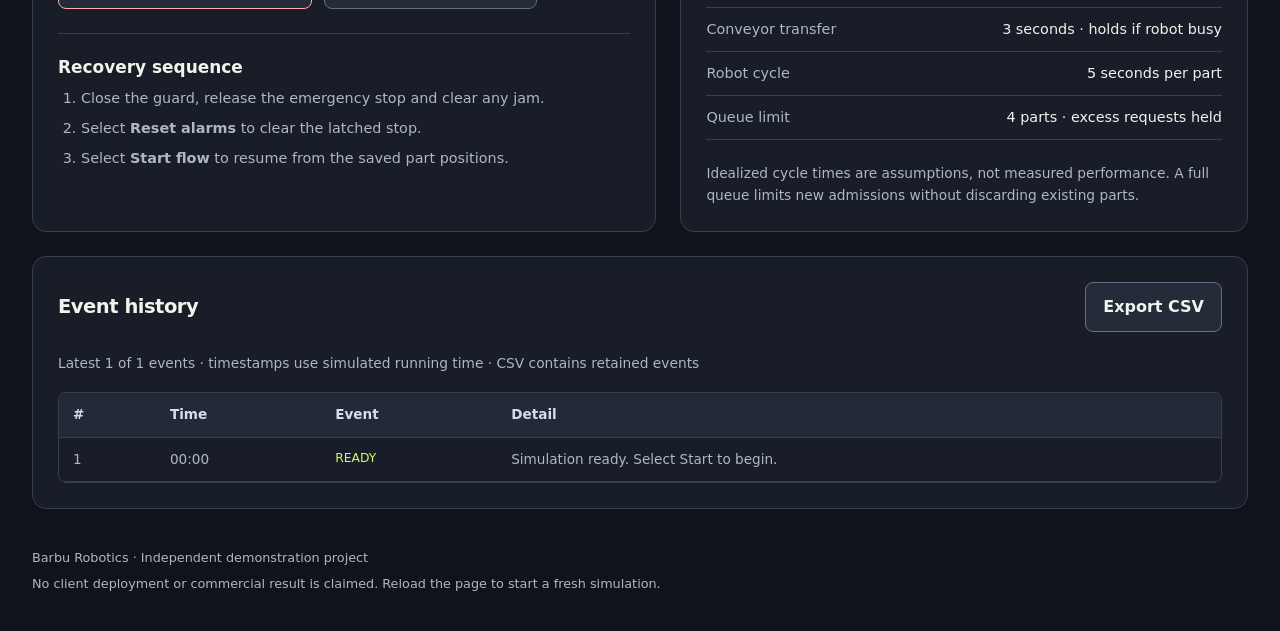
<file: demos/warehouse-control-lab/index.html>
<!doctype html>
<html lang="en">
<head>
  <meta charset="utf-8">
  <meta name="viewport" content="width=device-width, initial-scale=1">
  <meta name="theme-color" content="#10131a">
  <meta name="description" content="An independent, interactive warehouse control-logic simulation by Barbu Robotics. Explore sequencing, bounded queues, interlocks and fault recovery.">
  <title>Warehouse Control Lab | Barbu Robotics</title>
  <link rel="stylesheet" href="styles.css">
<link rel="icon" href="/favicon.svg" type="image/svg+xml">
 <link rel="canonical" href="https://gabrielbarbu2004.github.io/demos/warehouse-control-lab/">
 <meta property="og:site_name" content="Barbu Robotics">
 <meta property="og:type" content="website">
 <meta property="og:url" content="https://gabrielbarbu2004.github.io/demos/warehouse-control-lab/">
 <style>.barbu-navigation{display:flex;flex-wrap:wrap;gap:1.5rem;padding:1rem 1.5rem;border-bottom:1px solid #333a47;background:#10131a;color:#d4f86b;font:500 .875rem/1.5 system-ui}.barbu-navigation a{color:inherit;text-underline-offset:4px}</style>
</head>
<body><nav class="barbu-navigation" aria-label="Barbu Robotics"><a href="/">Barbu Robotics</a><a href="/projects/#prototypes">All projects</a><a href="https://github.com/Gabrielbarbu2004/barbu-robotics-automation-labs/tree/main/warehouse-control-lab" target="_blank" rel="noopener noreferrer">GitHub source</a><a href="/downloads/warehouse-control-lab.zip" download>Download source</a><a href="/#contact">Discuss a project</a></nav>
<a class="skip" href="#main">Skip to simulator</a>
<header class="wrap top"><a class="brand" href="./">BARBU <span>ROBOTICS</span></a><span class="eyebrow">Independent engineering demo · 01</span></header>
<main class="wrap" id="main">
  <section class="intro">
    <p class="eyebrow accent">Control logic / Material handling</p>
    <h1>Warehouse<br><span>Control Lab.</span></h1>
    <p class="lead">Run a small material-handling cell. Follow each part from the input queue through a conveyor and robot to dispatch. Then introduce a fault and recover the sequence.</p>
    <p class="notice">Independent control-logic simulation. No physical robot or PLC is connected. This demo is not safety certified and must not control real equipment.</p>
  </section>

  <section class="panel operating" aria-labelledby="operating-title">
    <div class="section-line"><h2 id="operating-title">Operator controls</h2><span class="state" id="state">READY</span></div>
    <div class="controls">
      <button class="primary" id="start">Start flow</button>
      <button id="pause" disabled>Pause</button>
      <button id="reset">Reset alarms</button>
      <label class="speed">Playback <select id="speed"><option value="1000">1× · one tick / sec</option><option value="500" selected>2× · two ticks / sec</option><option value="250">4× · four ticks / sec</option></select></label>
    </div>
    <p id="status" class="status" role="status" aria-live="polite">Ready. Select Start flow to begin.</p>
    <p class="subtle">Reset preserves parts and counters. Clearing a fault never restarts movement. Playback changes wall-clock speed only.</p>
  </section>

  <section aria-label="Process metrics" class="metrics">
    <div><span>Dispatched</span><strong id="dispatched">0</strong><small>completed parts</small></div>
    <div><span>Throughput</span><strong><span id="throughput">0.0</span><em>/ min</em></strong><small>average per running minute</small></div>
    <div><span>Queue occupancy</span><strong id="queue-count">0 / 4</strong><small>bounded input buffer</small></div>
    <div><span>Running time</span><strong id="elapsed">00:00</strong><small>simulated time; stops excluded</small></div>
  </section>

  <section class="panel" aria-labelledby="process-title">
    <div class="section-line"><h2 id="process-title">Live process</h2><span class="eyebrow">Queue → Conveyor → Robot → Dispatch</span></div>
    <div class="process">
      <article class="station"><p class="step">01 / INPUT</p><h3>Part queue</h3><div id="queue" class="queue" aria-label="Input queue"></div><p id="queue-description">Waiting for incoming parts.</p></article>
      <article class="station"><p class="step">02 / TRANSPORT</p><h3>Conveyor</h3><strong class="part-id" id="conveyor-part">Empty</strong><progress id="conveyor-progress" max="3" value="0" aria-label="Conveyor cycle progress"></progress><p id="conveyor-description">Ready for a part.</p></article>
      <article class="station"><p class="step">03 / HANDLING</p><h3>Robot cycle</h3><strong class="part-id" id="robot-part">Empty</strong><progress id="robot-progress" max="5" value="0" aria-label="Robot cycle progress"></progress><p id="robot-description">Ready to pick.</p></article>
      <article class="station"><p class="step">04 / OUTPUT</p><h3>Dispatch</h3><strong class="part-id" id="dispatch-station">0 parts</strong><p>Completed parts leave the cell. No output capacity constraint is modelled.</p></article>
    </div>
    <p class="subtle" id="flow-summary">0 parts created · 0 in process · 0 arrivals held upstream</p>
  </section>

  <div class="lower-grid">
    <section class="panel" aria-labelledby="fault-title">
      <div class="section-line"><h2 id="fault-title">Fault injection</h2><span class="eyebrow">Simulated inputs</span></div>
      <label class="guard"><input type="checkbox" id="guard" checked> <span>Guard closed<small>Uncheck to open the simulated guard.</small></span></label>
      <div class="fault-buttons"><button class="danger" id="estop" aria-pressed="false">Engage emergency stop</button><button id="jam" aria-pressed="false">Inject conveyor jam</button></div>
      <div class="recovery"><h3>Recovery sequence</h3><ol><li>Close the guard, release the emergency stop and clear any jam.</li><li>Select <b>Reset alarms</b> to clear the latched stop.</li><li>Select <b>Start flow</b> to resume from the saved part positions.</li></ol></div>
    </section>
    <section class="panel" aria-labelledby="model-title">
      <h2 id="model-title">What this demonstrates</h2>
      <p>Deterministic sequencing, backpressure, part tracking, latched interlocks and deliberate restart.</p>
      <dl><div><dt>Arrival request</dt><dd>Every 2 simulated seconds</dd></div><div><dt>Conveyor transfer</dt><dd>3 seconds · holds if robot busy</dd></div><div><dt>Robot cycle</dt><dd>5 seconds per part</dd></div><div><dt>Queue limit</dt><dd>4 parts · excess requests held</dd></div></dl>
      <p class="subtle">Idealized cycle times are assumptions, not measured performance. A full queue limits new admissions without discarding existing parts.</p>
    </section>
  </div>

  <section class="panel" aria-labelledby="event-title">
    <div class="section-line"><h2 id="event-title">Event history</h2><button id="export">Export CSV</button></div>
    <p class="subtle" id="event-count">Latest 1 of 1 events · timestamps use simulated running time</p>
    <div class="table-scroll" tabindex="0" role="region" aria-label="Scrollable event history"><table><caption class="sr-only">Most recent process events first</caption><thead><tr><th scope="col">#</th><th scope="col">Time</th><th scope="col">Event</th><th scope="col">Detail</th></tr></thead><tbody id="events"></tbody></table></div>
  </section>
  <footer><p>Barbu Robotics · Independent demonstration project</p><p>No client deployment or commercial result is claimed. Reload the page to start a fresh simulation.</p></footer>
</main>
<script type="module" src="app.mjs"></script>
</body>
</html>
</file>
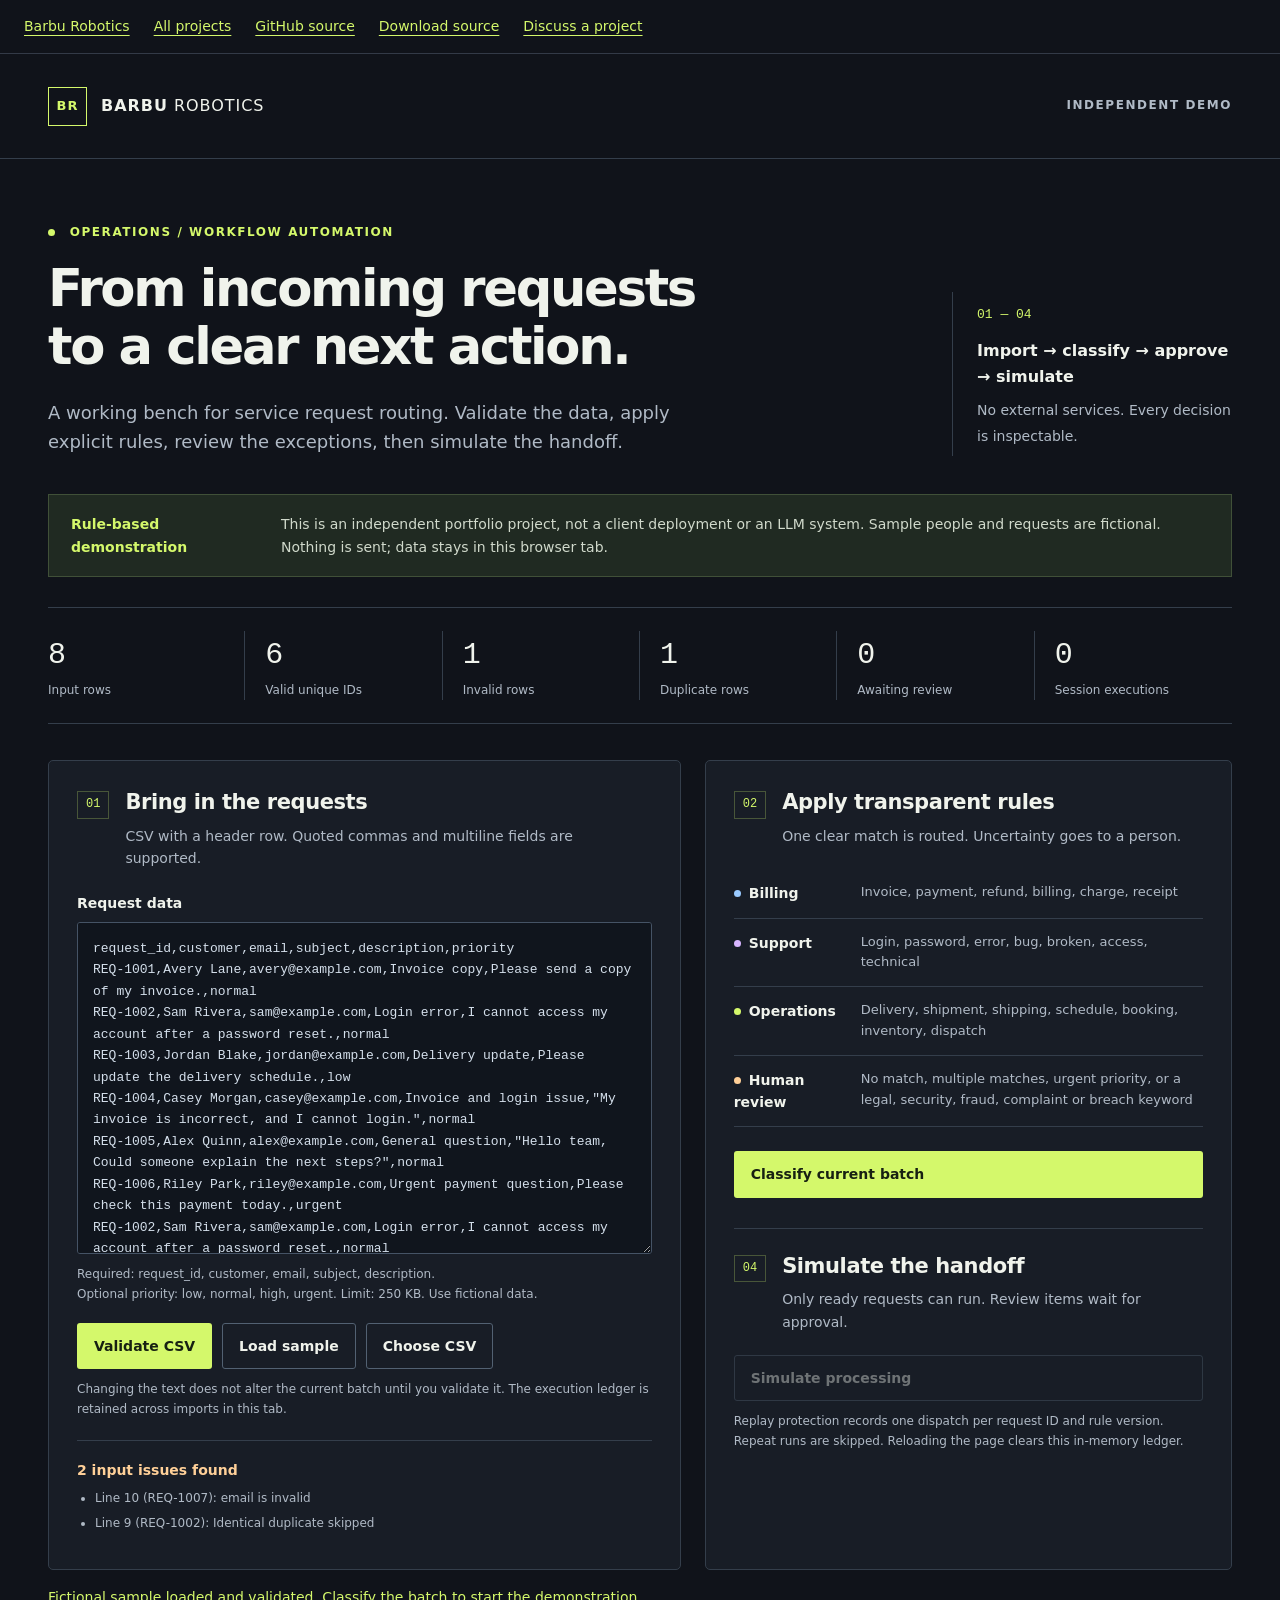
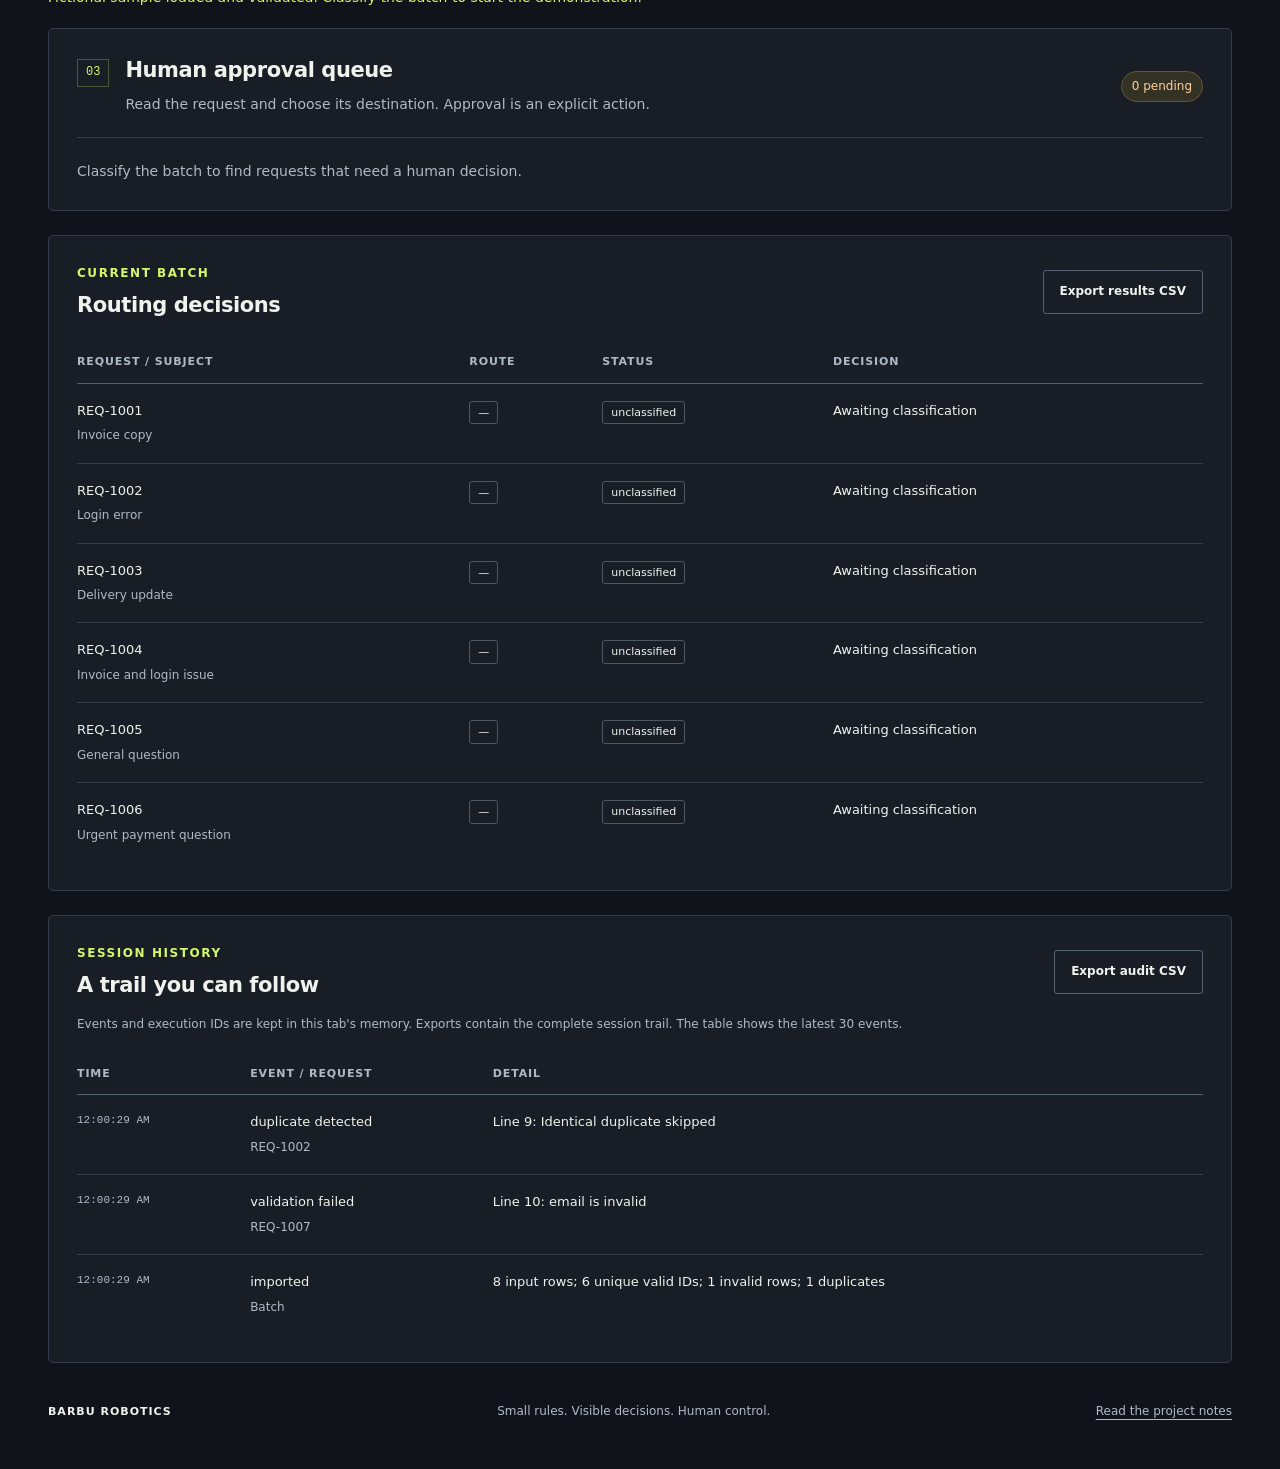
<file: demos/workflow-automation-bench/index.html>
<!doctype html>
<html lang="en">
<head>
  <meta charset="utf-8">
  <meta name="viewport" content="width=device-width,initial-scale=1">
  <meta name="description" content="Barbu Robotics workflow automation demonstration: validate fictional service requests, apply routing rules, approve exceptions and inspect a replay-safe audit trail.">
  <title>Workflow Automation Bench | Barbu Robotics</title>
  <link rel="stylesheet" href="styles.css">
<link rel="icon" href="/favicon.svg" type="image/svg+xml">
 <link rel="canonical" href="https://gabrielbarbu2004.github.io/demos/workflow-automation-bench/">
 <meta property="og:site_name" content="Barbu Robotics">
 <meta property="og:type" content="website">
 <meta property="og:url" content="https://gabrielbarbu2004.github.io/demos/workflow-automation-bench/">
 <style>.barbu-navigation{display:flex;flex-wrap:wrap;gap:1.5rem;padding:1rem 1.5rem;border-bottom:1px solid #333a47;background:#10131a;color:#d4f86b;font:500 .875rem/1.5 system-ui}.barbu-navigation a{color:inherit;text-underline-offset:4px}</style>
</head>
<body><nav class="barbu-navigation" aria-label="Barbu Robotics"><a href="/">Barbu Robotics</a><a href="/projects/#prototypes">All projects</a><a href="https://github.com/Gabrielbarbu2004/barbu-robotics-automation-labs/tree/main/workflow-automation-bench" target="_blank" rel="noopener noreferrer">GitHub source</a><a href="/downloads/workflow-automation-bench.zip" download>Download source</a><a href="/#contact">Discuss a project</a></nav>
  <header class="site-header"><a class="brand" href="./"><span class="brand-mark" aria-hidden="true">BR</span><span>BARBU<span class="brand-light"> ROBOTICS</span></span></a><span class="demo-tag">INDEPENDENT DEMO</span></header>
  <main>
    <section class="hero" aria-labelledby="page-title">
      <div><p class="eyebrow"><span class="signal" aria-hidden="true"></span> OPERATIONS / WORKFLOW AUTOMATION</p><h1 id="page-title">From incoming requests<br>to a clear next action.</h1><p class="intro">A working bench for service request routing. Validate the data, apply explicit rules, review the exceptions, then simulate the handoff.</p></div>
      <aside class="hero-note"><span class="note-number">01 — 04</span><p>Import → classify → approve → simulate</p><span>No external services. Every decision is inspectable.</span></aside>
    </section>
    <div class="notice"><strong>Rule-based demonstration</strong><span>This is an independent portfolio project, not a client deployment or an LLM system. Sample people and requests are fictional. Nothing is sent; data stays in this browser tab.</span></div>
    <section class="metrics" aria-label="Computed batch metrics">
      <div><span id="metric-input">0</span><p>Input rows</p></div><div><span id="metric-valid">0</span><p>Valid unique IDs</p></div><div><span id="metric-invalid">0</span><p>Invalid rows</p></div><div><span id="metric-duplicates">0</span><p>Duplicate rows</p></div><div><span id="metric-review">0</span><p>Awaiting review</p></div><div><span id="metric-executions">0</span><p>Session executions</p></div>
    </section>
    <div class="work-grid">
      <section class="panel input-panel" aria-labelledby="import-title">
        <div class="panel-heading"><span class="step">01</span><div><h2 id="import-title">Bring in the requests</h2><p>CSV with a header row. Quoted commas and multiline fields are supported.</p></div></div>
        <label for="csv-input">Request data</label><textarea id="csv-input" spellcheck="false" rows="14" aria-describedby="input-help"></textarea>
        <p id="input-help" class="helper">Required: request_id, customer, email, subject, description.<br>Optional priority: low, normal, high, urgent. Limit: 250 KB. Use fictional data.</p>
        <div class="button-row"><button class="primary" id="validate">Validate CSV</button><button class="secondary" id="load-sample">Load sample</button><label class="file-button secondary" for="csv-file">Choose CSV<input type="file" id="csv-file" accept=".csv,text/csv"></label></div>
        <p class="helper">Changing the text does not alter the current batch until you validate it. The execution ledger is retained across imports in this tab.</p>
        <div id="validation" class="validation" aria-label="Validation issues"></div>
      </section>
      <section class="panel controls-panel" aria-labelledby="rules-title">
        <div class="panel-heading"><span class="step">02</span><div><h2 id="rules-title">Apply transparent rules</h2><p>One clear match is routed. Uncertainty goes to a person.</p></div></div>
        <dl class="rule-list"><div><dt><span class="dot billing"></span>Billing</dt><dd>Invoice, payment, refund, billing, charge, receipt</dd></div><div><dt><span class="dot support"></span>Support</dt><dd>Login, password, error, bug, broken, access, technical</dd></div><div><dt><span class="dot operations"></span>Operations</dt><dd>Delivery, shipment, shipping, schedule, booking, inventory, dispatch</dd></div><div><dt><span class="dot review"></span>Human review</dt><dd>No match, multiple matches, urgent priority, or a legal, security, fraud, complaint or breach keyword</dd></div></dl>
        <button class="primary wide" id="classify">Classify current batch</button>
        <div class="simulate"><div class="panel-heading"><span class="step">04</span><div><h2>Simulate the handoff</h2><p>Only ready requests can run. Review items wait for approval.</p></div></div><button class="secondary wide" id="process">Simulate processing</button><p class="helper">Replay protection records one dispatch per request ID and rule version. Repeat runs are skipped. Reloading the page clears this in-memory ledger.</p></div>
      </section>
    </div>
    <div id="status" class="status" role="status" aria-live="polite"></div>
    <section class="panel review-panel" aria-labelledby="review-title"><div class="section-heading"><div class="panel-heading"><span class="step">03</span><div><h2 id="review-title">Human approval queue</h2><p>Read the request and choose its destination. Approval is an explicit action.</p></div></div><span id="review-count" class="count">0 pending</span></div><div id="review-queue"></div></section>
    <section class="panel results-panel" aria-labelledby="results-title"><div class="section-heading"><div><p class="eyebrow">CURRENT BATCH</p><h2 id="results-title">Routing decisions</h2></div><button class="secondary compact" id="export-results">Export results CSV</button></div><div class="table-scroll"><table><caption class="sr-only">Current validated requests and their processing status</caption><thead><tr><th scope="col">Request / subject</th><th scope="col">Route</th><th scope="col">Status</th><th scope="col">Decision</th></tr></thead><tbody id="results-body"></tbody></table></div></section>
    <section class="panel audit-panel" aria-labelledby="audit-title"><div class="section-heading"><div><p class="eyebrow">SESSION HISTORY</p><h2 id="audit-title">A trail you can follow</h2></div><button class="secondary compact" id="export-audit">Export audit CSV</button></div><p class="helper audit-help">Events and execution IDs are kept in this tab's memory. Exports contain the complete session trail. The table shows the latest 30 events.</p><div class="table-scroll"><table><caption class="sr-only">Latest session audit events, newest first</caption><thead><tr><th scope="col">Time</th><th scope="col">Event / request</th><th scope="col">Detail</th></tr></thead><tbody id="audit-body"></tbody></table></div></section>
    <footer><strong>BARBU ROBOTICS</strong><p>Small rules. Visible decisions. Human control.</p><a href="README.md">Read the project notes</a></footer>
  </main>
  <script type="module" src="app.mjs"></script>
</body>
</html>
</file>
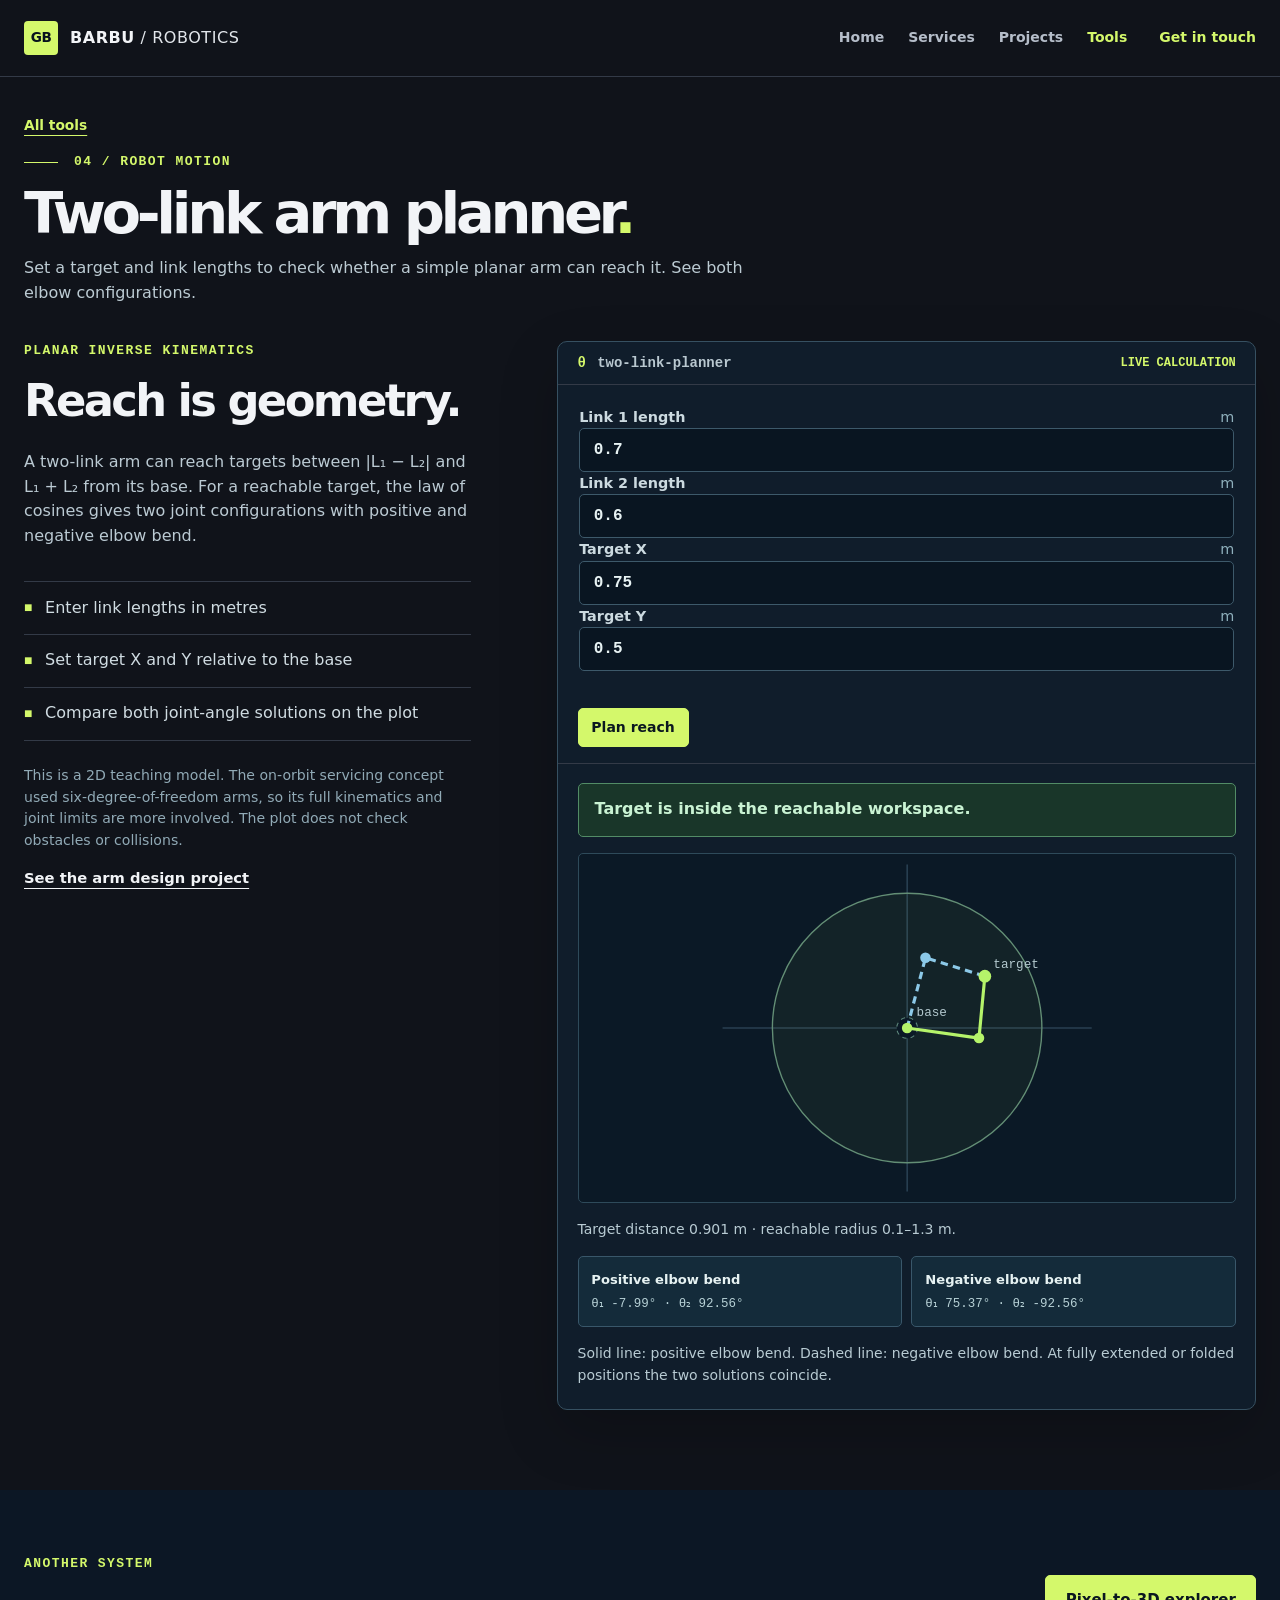
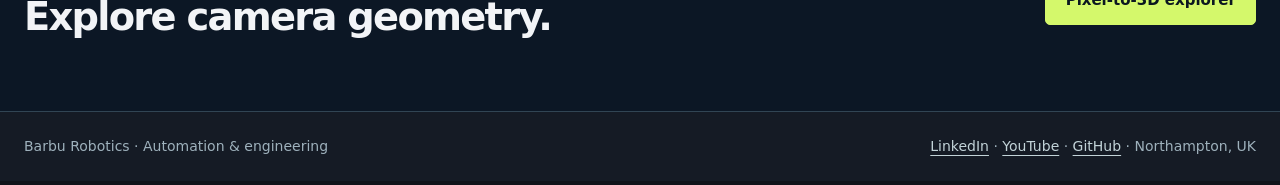
<file: tools/arm-reach/index.html>
<!doctype html>
<html lang="en">
<head>
  <meta charset="utf-8">
  <meta name="viewport" content="width=device-width, initial-scale=1">
  <meta name="theme-color" content="#0a1220">
  <meta name="description" content="Check a planar robot arm's reach and calculate two inverse-kinematics joint solutions with an interactive plot.">
  
  <meta property="og:type" content="website">
  <meta property="og:site_name" content="Barbu Robotics">
  <meta property="og:title" content="Two-Link Arm Planner | Barbu Robotics">
  <meta property="og:description" content="Check a planar robot arm's reach and calculate two inverse-kinematics joint solutions with an interactive plot.">
  <meta property="og:url" content="https://gabrielbarbu2004.github.io/tools/arm-reach/">
  <link rel="canonical" href="https://gabrielbarbu2004.github.io/tools/arm-reach/">
  <link rel="icon" href="/favicon.svg" type="image/svg+xml">
  <link rel="stylesheet" href="/styles.css">
  <link rel="stylesheet" href="/services.css">
  <script src="/arm.js" defer></script>
  
  <title>Two-Link Arm Planner | Barbu Robotics</title>
</head>
<body>
  <a class="skip-link" href="#main">Skip to content</a>
  <header class="site-header">
    <div class="container nav-row">
      <a class="brand" href="/" aria-label="Barbu Robotics, home"><span class="brand-mark">GB</span><span>BARBU<span class="brand-light"> / ROBOTICS</span></span></a>
      <nav aria-label="Main navigation"><a href="/">Home</a><a href="/#services">Services</a><a href="/projects/">Projects</a><a href="/tools/" aria-current="page">Tools</a></nav>
      <a class="nav-contact" href="/#contact">Get in touch </a>
    </div>
  </header>
  <main id="main">
<section class="page-hero container tool-page-hero"><a class="back-link" href="/tools/">All tools</a><p class="eyebrow"><span class="eyebrow-line"></span> 04 / ROBOT MOTION</p><h1>Two-link arm planner<span class="accent">.</span></h1><p>Set a target and link lengths to check whether a simple planar arm can reach it. See both elbow configurations.</p></section>
<section class="demo-section tool-page"><div class="container demo-grid"><div class="demo-copy"><p class="section-kicker">PLANAR INVERSE KINEMATICS</p><h2>Reach is geometry.</h2><p>A two-link arm can reach targets between |L₁ − L₂| and L₁ + L₂ from its base. For a reachable target, the law of cosines gives two joint configurations with positive and negative elbow bend.</p><ul class="demo-list"><li>Enter link lengths in metres</li><li>Set target X and Y relative to the base</li><li>Compare both joint-angle solutions on the plot</li></ul><p class="small-note">This is a 2D teaching model. The on-orbit servicing concept used six-degree-of-freedom arms, so its full kinematics and joint limits are more involved. The plot does not check obstacles or collisions.</p><a class="text-link" href="/projects/#servicing">See the arm design project</a></div><form id="arm-form" class="tool math-tool"><div class="tool-header"><span class="tool-icon" aria-hidden="true">θ</span><span>two-link-planner</span><span class="tool-local">LIVE CALCULATION</span></div><div class="field-stack field-grid"><label for="link-one">Link 1 length <span>m</span></label><input id="link-one" name="link-one" type="number" min="0.000001" step="any" value="0.7" required><label for="link-two">Link 2 length <span>m</span></label><input id="link-two" name="link-two" type="number" min="0.000001" step="any" value="0.6" required><label for="target-x">Target X <span>m</span></label><input id="target-x" name="target-x" type="number" step="any" value="0.75" required><label for="target-y">Target Y <span>m</span></label><input id="target-y" name="target-y" type="number" step="any" value="0.5" required></div><div class="tool-actions"><button class="button primary" type="submit">Plan reach</button></div><p id="arm-error" class="tool-error" role="alert" hidden></p><div id="arm-results" class="results" aria-live="polite"></div></form></div></section>
<section class="next-section"><div class="container next-row"><div><p class="section-kicker">ANOTHER SYSTEM</p><h2>Explore camera geometry.</h2></div><a class="button primary" href="/tools/depth-backprojection/">Pixel-to-3D explorer</a></div></section>
</main>
  <footer class="site-footer"><div class="container footer-row"><span>Barbu Robotics · Automation &amp; engineering</span><span><a href="https://www.linkedin.com/in/gabriel-barbu-23b133324/" target="_blank" rel="noopener noreferrer">LinkedIn</a> · <a href="https://youtube.com/playlist?list=PLVSSYyysevHE" target="_blank" rel="noopener noreferrer">YouTube</a> · <a href="https://github.com/Gabrielbarbu2004/barbu-robotics-automation-labs" target="_blank" rel="noopener noreferrer">GitHub</a> · Northampton, UK</span></div></footer>
</body>
</html>
</file>
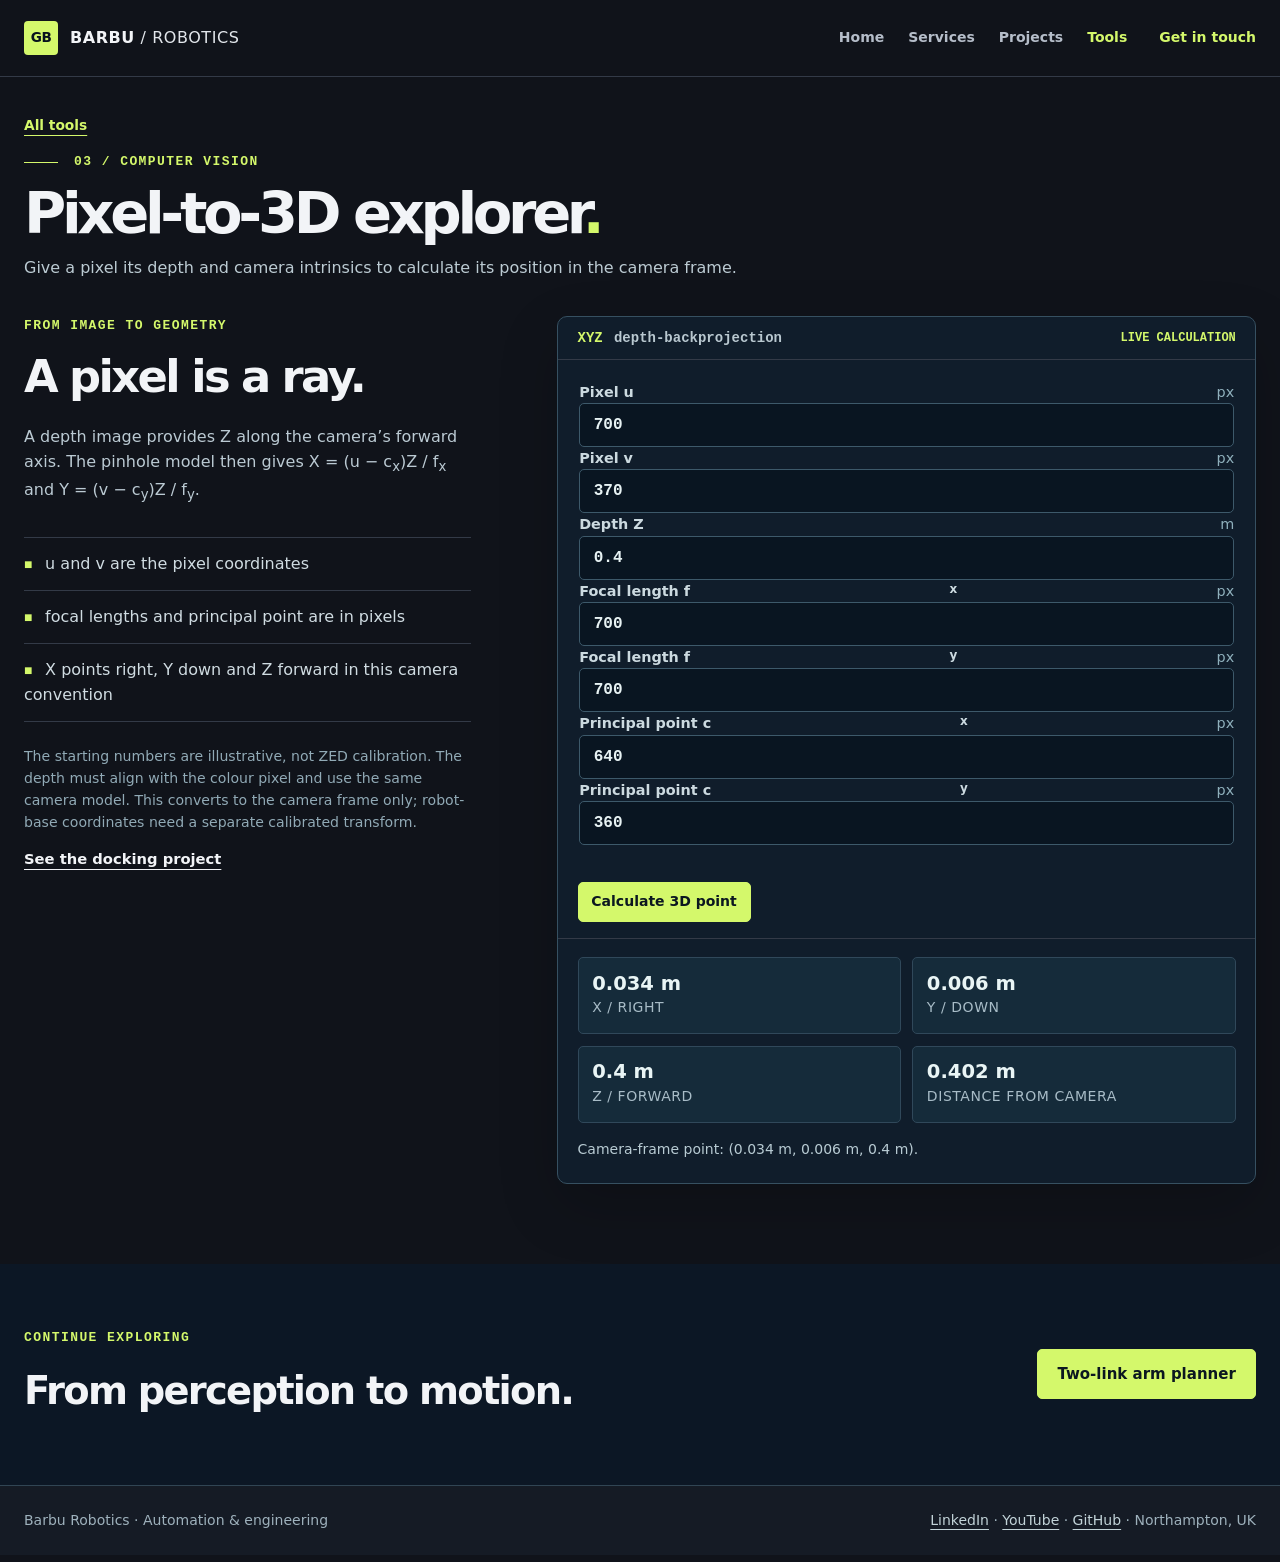
<file: tools/depth-backprojection/index.html>
<!doctype html>
<html lang="en">
<head>
  <meta charset="utf-8">
  <meta name="viewport" content="width=device-width, initial-scale=1">
  <meta name="theme-color" content="#0a1220">
  <meta name="description" content="Convert an image pixel and depth into a camera-frame 3D point with the pinhole camera model.">
  
  <meta property="og:type" content="website">
  <meta property="og:site_name" content="Barbu Robotics">
  <meta property="og:title" content="Pixel-to-3D Explorer | Barbu Robotics">
  <meta property="og:description" content="Convert an image pixel and depth into a camera-frame 3D point with the pinhole camera model.">
  <meta property="og:url" content="https://gabrielbarbu2004.github.io/tools/depth-backprojection/">
  <link rel="canonical" href="https://gabrielbarbu2004.github.io/tools/depth-backprojection/">
  <link rel="icon" href="/favicon.svg" type="image/svg+xml">
  <link rel="stylesheet" href="/styles.css">
  <link rel="stylesheet" href="/services.css">
  <script src="/depth.js" defer></script>
  
  <title>Pixel-to-3D Explorer | Barbu Robotics</title>
</head>
<body>
  <a class="skip-link" href="#main">Skip to content</a>
  <header class="site-header">
    <div class="container nav-row">
      <a class="brand" href="/" aria-label="Barbu Robotics, home"><span class="brand-mark">GB</span><span>BARBU<span class="brand-light"> / ROBOTICS</span></span></a>
      <nav aria-label="Main navigation"><a href="/">Home</a><a href="/#services">Services</a><a href="/projects/">Projects</a><a href="/tools/" aria-current="page">Tools</a></nav>
      <a class="nav-contact" href="/#contact">Get in touch </a>
    </div>
  </header>
  <main id="main">
<section class="page-hero container tool-page-hero"><a class="back-link" href="/tools/">All tools</a><p class="eyebrow"><span class="eyebrow-line"></span> 03 / COMPUTER VISION</p><h1>Pixel-to-3D explorer<span class="accent">.</span></h1><p>Give a pixel its depth and camera intrinsics to calculate its position in the camera frame.</p></section>
<section class="demo-section tool-page"><div class="container demo-grid"><div class="demo-copy"><p class="section-kicker">FROM IMAGE TO GEOMETRY</p><h2>A pixel is a ray.</h2><p>A depth image provides Z along the camera’s forward axis. The pinhole model then gives X = (u − c<sub>x</sub>)Z / f<sub>x</sub> and Y = (v − c<sub>y</sub>)Z / f<sub>y</sub>.</p><ul class="demo-list"><li>u and v are the pixel coordinates</li><li>focal lengths and principal point are in pixels</li><li>X points right, Y down and Z forward in this camera convention</li></ul><p class="small-note">The starting numbers are illustrative, not ZED calibration. The depth must align with the colour pixel and use the same camera model. This converts to the camera frame only; robot-base coordinates need a separate calibrated transform.</p><a class="text-link" href="/projects/#mario">See the docking project</a></div><form id="depth-form" class="tool math-tool"><div class="tool-header"><span class="tool-icon" aria-hidden="true">XYZ</span><span>depth-backprojection</span><span class="tool-local">LIVE CALCULATION</span></div><div class="field-stack field-grid"><label for="pixel-u">Pixel u <span>px</span></label><input id="pixel-u" name="pixel-u" type="number" step="any" value="700" required><label for="pixel-v">Pixel v <span>px</span></label><input id="pixel-v" name="pixel-v" type="number" step="any" value="370" required><label for="depth-z">Depth Z <span>m</span></label><input id="depth-z" name="depth-z" type="number" min="0.000001" step="any" value="0.4" required><label for="focal-x">Focal length f<sub>x</sub> <span>px</span></label><input id="focal-x" name="focal-x" type="number" min="0.000001" step="any" value="700" required><label for="focal-y">Focal length f<sub>y</sub> <span>px</span></label><input id="focal-y" name="focal-y" type="number" min="0.000001" step="any" value="700" required><label for="centre-x">Principal point c<sub>x</sub> <span>px</span></label><input id="centre-x" name="centre-x" type="number" step="any" value="640" required><label for="centre-y">Principal point c<sub>y</sub> <span>px</span></label><input id="centre-y" name="centre-y" type="number" step="any" value="360" required></div><div class="tool-actions"><button class="button primary" type="submit">Calculate 3D point</button></div><p id="depth-error" class="tool-error" role="alert" hidden></p><div id="depth-results" class="results" aria-live="polite"></div></form></div></section>
<section class="next-section"><div class="container next-row"><div><p class="section-kicker">CONTINUE EXPLORING</p><h2>From perception to motion.</h2></div><a class="button primary" href="/tools/arm-reach/">Two-link arm planner</a></div></section>
</main>
  <footer class="site-footer"><div class="container footer-row"><span>Barbu Robotics · Automation &amp; engineering</span><span><a href="https://www.linkedin.com/in/gabriel-barbu-23b133324/" target="_blank" rel="noopener noreferrer">LinkedIn</a> · <a href="https://youtube.com/playlist?list=PLVSSYyysevHE" target="_blank" rel="noopener noreferrer">YouTube</a> · <a href="https://github.com/Gabrielbarbu2004/barbu-robotics-automation-labs" target="_blank" rel="noopener noreferrer">GitHub</a> · Northampton, UK</span></div></footer>
</body>
</html>
</file>
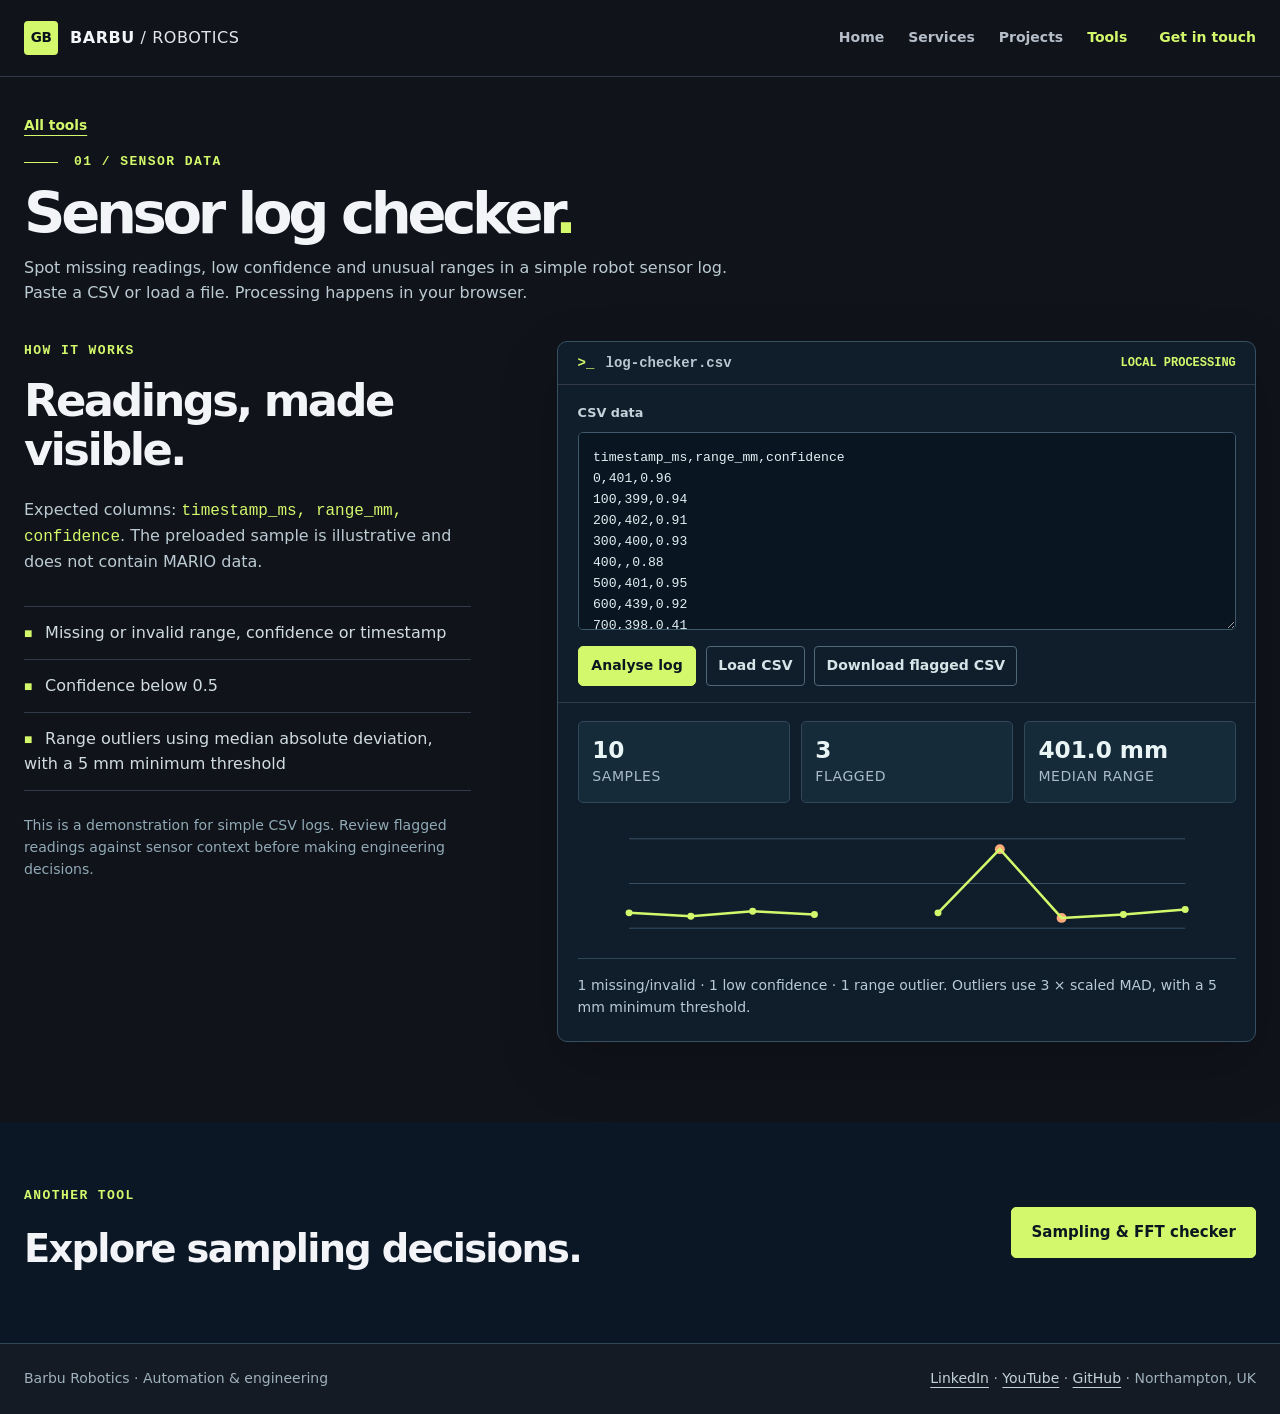
<file: tools/log-checker/index.html>
<!doctype html>
<html lang="en">
<head>
  <meta charset="utf-8">
  <meta name="viewport" content="width=device-width, initial-scale=1">
  <meta name="theme-color" content="#0a1220">
  <meta name="description" content="A working sensor log checker for CSV range and confidence data. Flags missing readings, low confidence and outliers in your browser.">
  
  <meta property="og:type" content="website">
  <meta property="og:site_name" content="Barbu Robotics">
  <meta property="og:title" content="Sensor Log Checker | Barbu Robotics">
  <meta property="og:description" content="A working sensor log checker for CSV range and confidence data. Flags missing readings, low confidence and outliers in your browser.">
  <meta property="og:url" content="https://gabrielbarbu2004.github.io/tools/log-checker/">
  <link rel="canonical" href="https://gabrielbarbu2004.github.io/tools/log-checker/">
  <link rel="icon" href="/favicon.svg" type="image/svg+xml">
  <link rel="stylesheet" href="/styles.css">
  <link rel="stylesheet" href="/services.css">
  <script src="/app.js" defer></script>
  
  <title>Sensor Log Checker | Barbu Robotics</title>
</head>
<body>
  <a class="skip-link" href="#main">Skip to content</a>
  <header class="site-header">
    <div class="container nav-row">
      <a class="brand" href="/" aria-label="Barbu Robotics, home"><span class="brand-mark">GB</span><span>BARBU<span class="brand-light"> / ROBOTICS</span></span></a>
      <nav aria-label="Main navigation"><a href="/">Home</a><a href="/#services">Services</a><a href="/projects/">Projects</a><a href="/tools/" aria-current="page">Tools</a></nav>
      <a class="nav-contact" href="/#contact">Get in touch </a>
    </div>
  </header>
  <main id="main">
<section class="page-hero container tool-page-hero"><a class="back-link" href="/tools/">All tools</a><p class="eyebrow"><span class="eyebrow-line"></span> 01 / SENSOR DATA</p><h1>Sensor log checker<span class="accent">.</span></h1><p>Spot missing readings, low confidence and unusual ranges in a simple robot sensor log. Paste a CSV or load a file. Processing happens in your browser.</p></section>
<section class="demo-section tool-page"><div class="container demo-grid"><div class="demo-copy"><p class="section-kicker">HOW IT WORKS</p><h2>Readings, made visible.</h2><p>Expected columns: <code>timestamp_ms, range_mm, confidence</code>. The preloaded sample is illustrative and does not contain MARIO data.</p><ul class="demo-list"><li>Missing or invalid range, confidence or timestamp</li><li>Confidence below 0.5</li><li>Range outliers using median absolute deviation, with a 5 mm minimum threshold</li></ul><p class="small-note">This is a demonstration for simple CSV logs. Review flagged readings against sensor context before making engineering decisions.</p></div><div class="tool" aria-label="Sensor log checker"><div class="tool-header"><span class="tool-icon" aria-hidden="true">&gt;_</span><span>log-checker.csv</span><span class="tool-local">LOCAL PROCESSING</span></div><label for="csv-input">CSV data</label><textarea id="csv-input" spellcheck="false" rows="8">timestamp_ms,range_mm,confidence
0,401,0.96
100,399,0.94
200,402,0.91
300,400,0.93
400,,0.88
500,401,0.95
600,439,0.92
700,398,0.41
800,400,0.97
900,403,0.94</textarea><div class="tool-actions"><button id="analyse-button" class="button primary" type="button">Analyse log</button><label class="upload-button" for="csv-file">Load CSV<input id="csv-file" type="file" accept=".csv,text/csv"></label><button id="download-button" class="download-button" type="button" disabled>Download flagged CSV</button></div><p id="tool-error" class="tool-error" role="alert" hidden></p><div id="results" class="results" aria-live="polite"></div></div></div></section>
<section class="next-section"><div class="container next-row"><div><p class="section-kicker">ANOTHER TOOL</p><h2>Explore sampling decisions.</h2></div><a class="button primary" href="/tools/sampling-checker/">Sampling &amp; FFT checker </a></div></section>
</main>
  <footer class="site-footer"><div class="container footer-row"><span>Barbu Robotics · Automation &amp; engineering</span><span><a href="https://www.linkedin.com/in/gabriel-barbu-23b133324/" target="_blank" rel="noopener noreferrer">LinkedIn</a> · <a href="https://youtube.com/playlist?list=PLVSSYyysevHE" target="_blank" rel="noopener noreferrer">YouTube</a> · <a href="https://github.com/Gabrielbarbu2004/barbu-robotics-automation-labs" target="_blank" rel="noopener noreferrer">GitHub</a> · Northampton, UK</span></div></footer>
</body>
</html>
</file>
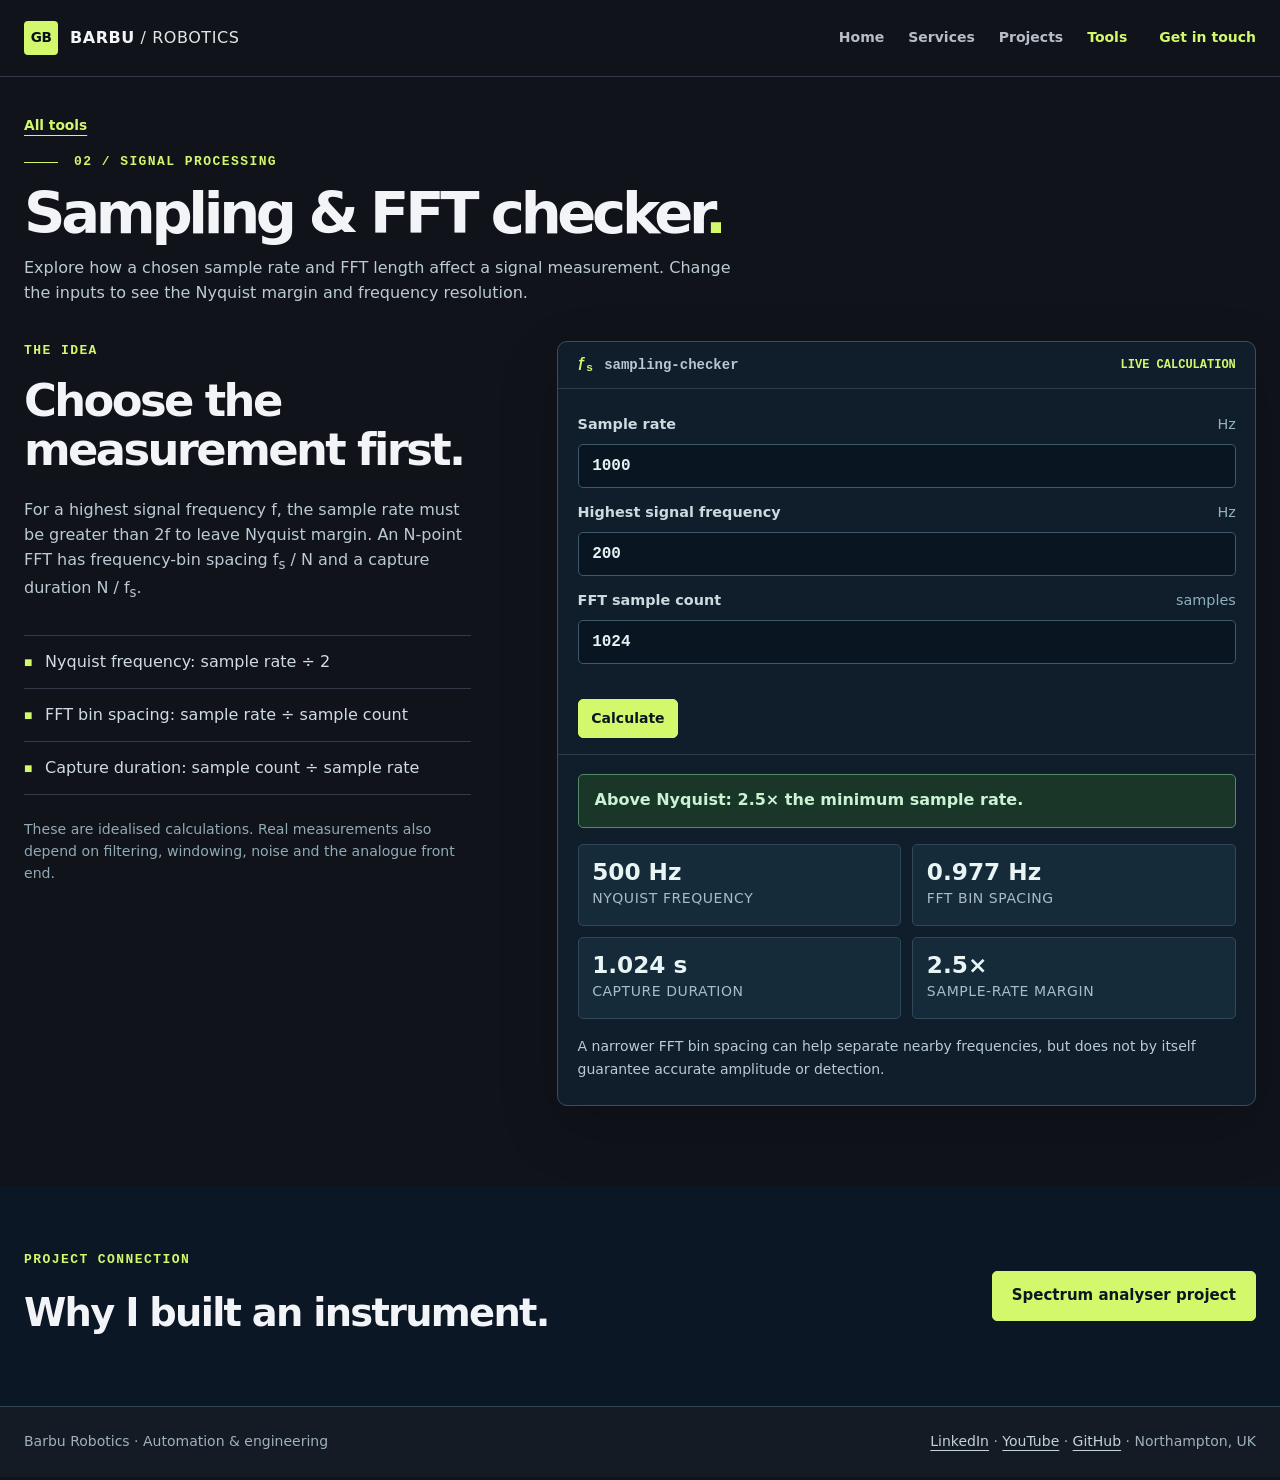
<file: tools/sampling-checker/index.html>
<!doctype html>
<html lang="en">
<head>
  <meta charset="utf-8">
  <meta name="viewport" content="width=device-width, initial-scale=1">
  <meta name="theme-color" content="#0a1220">
  <meta name="description" content="Calculate Nyquist frequency, FFT resolution and capture duration with Gabriel Barbu's live sampling checker.">
  
  <meta property="og:type" content="website">
  <meta property="og:site_name" content="Barbu Robotics">
  <meta property="og:title" content="Sampling & FFT Checker | Barbu Robotics">
  <meta property="og:description" content="Calculate Nyquist frequency, FFT resolution and capture duration with Gabriel Barbu's live sampling checker.">
  <meta property="og:url" content="https://gabrielbarbu2004.github.io/tools/sampling-checker/">
  <link rel="canonical" href="https://gabrielbarbu2004.github.io/tools/sampling-checker/">
  <link rel="icon" href="/favicon.svg" type="image/svg+xml">
  <link rel="stylesheet" href="/styles.css">
  <link rel="stylesheet" href="/services.css">
  <script src="/sampling.js" defer></script>
  
  <title>Sampling & FFT Checker | Barbu Robotics</title>
</head>
<body>
  <a class="skip-link" href="#main">Skip to content</a>
  <header class="site-header">
    <div class="container nav-row">
      <a class="brand" href="/" aria-label="Barbu Robotics, home"><span class="brand-mark">GB</span><span>BARBU<span class="brand-light"> / ROBOTICS</span></span></a>
      <nav aria-label="Main navigation"><a href="/">Home</a><a href="/#services">Services</a><a href="/projects/">Projects</a><a href="/tools/" aria-current="page">Tools</a></nav>
      <a class="nav-contact" href="/#contact">Get in touch </a>
    </div>
  </header>
  <main id="main">
<section class="page-hero container tool-page-hero"><a class="back-link" href="/tools/">All tools</a><p class="eyebrow"><span class="eyebrow-line"></span> 02 / SIGNAL PROCESSING</p><h1>Sampling &amp; FFT checker<span class="accent">.</span></h1><p>Explore how a chosen sample rate and FFT length affect a signal measurement. Change the inputs to see the Nyquist margin and frequency resolution.</p></section>
<section class="demo-section tool-page"><div class="container demo-grid"><div class="demo-copy"><p class="section-kicker">THE IDEA</p><h2>Choose the measurement first.</h2><p>For a highest signal frequency <em>f</em>, the sample rate must be greater than 2<em>f</em> to leave Nyquist margin. An N-point FFT has frequency-bin spacing <em>f</em><sub>s</sub> / N and a capture duration N / <em>f</em><sub>s</sub>.</p><ul class="demo-list"><li>Nyquist frequency: sample rate ÷ 2</li><li>FFT bin spacing: sample rate ÷ sample count</li><li>Capture duration: sample count ÷ sample rate</li></ul><p class="small-note">These are idealised calculations. Real measurements also depend on filtering, windowing, noise and the analogue front end.</p></div><form id="sampling-form" class="tool sampling-tool"><div class="tool-header"><span class="tool-icon" aria-hidden="true">ƒ<sub>s</sub></span><span>sampling-checker</span><span class="tool-local">LIVE CALCULATION</span></div><div class="field-stack"><label for="sample-rate">Sample rate <span>Hz</span></label><input id="sample-rate" name="sample-rate" type="number" inputmode="decimal" min="0.001" step="any" value="1000" required><label for="signal-frequency">Highest signal frequency <span>Hz</span></label><input id="signal-frequency" name="signal-frequency" type="number" inputmode="decimal" min="0.001" step="any" value="200" required><label for="fft-size">FFT sample count <span>samples</span></label><input id="fft-size" name="fft-size" type="number" inputmode="numeric" min="2" max="10000000" step="1" value="1024" required></div><div class="tool-actions"><button class="button primary" type="submit">Calculate</button></div><p id="sampling-error" class="tool-error" role="alert" hidden></p><div id="sampling-results" class="results sampling-results" aria-live="polite"></div></form></div></section>
<section class="next-section"><div class="container next-row"><div><p class="section-kicker">PROJECT CONNECTION</p><h2>Why I built an instrument.</h2></div><a class="button primary" href="/projects/#spectrum">Spectrum analyser project </a></div></section>
</main>
  <footer class="site-footer"><div class="container footer-row"><span>Barbu Robotics · Automation &amp; engineering</span><span><a href="https://www.linkedin.com/in/gabriel-barbu-23b133324/" target="_blank" rel="noopener noreferrer">LinkedIn</a> · <a href="https://youtube.com/playlist?list=PLVSSYyysevHE" target="_blank" rel="noopener noreferrer">YouTube</a> · <a href="https://github.com/Gabrielbarbu2004/barbu-robotics-automation-labs" target="_blank" rel="noopener noreferrer">GitHub</a> · Northampton, UK</span></div></footer>
</body>
</html>
</file>
<file: styles.css>
:root{color-scheme:dark;--bg:#0a1220;--panel:#101d2b;--panel2:#142333;--ink:#edf3f5;--muted:#a7b5c1;--line:#2c4050;--lime:#b5f36a;--blue:#8cc9e8;--max:1180px;font-family:Inter,ui-sans-serif,system-ui,-apple-system,BlinkMacSystemFont,"Segoe UI",sans-serif}*{box-sizing:border-box}html{scroll-behavior:smooth}body{margin:0;background:var(--bg);color:var(--ink);font-size:16px;line-height:1.55}a{color:inherit}button,textarea{font:inherit}button{cursor:pointer}.container{width:min(calc(100% - 3rem),var(--max));margin-inline:auto}.skip-link{position:absolute;left:-9999px;top:8px;background:var(--lime);color:#07101a;padding:.5rem 1rem;z-index:99}.skip-link:focus{left:8px}.site-header{border-bottom:1px solid var(--line);background:rgba(10,18,32,.96)}.nav-row{display:flex;align-items:center;gap:2.5rem;min-height:76px}.brand{display:inline-flex;align-items:center;gap:.75rem;text-decoration:none;font-weight:700;white-space:nowrap}.brand-mark{display:grid;place-items:center;width:34px;height:34px;background:var(--lime);color:#08121d;border-radius:4px;font-size:.85rem;letter-spacing:-.04em}.site-header nav{display:flex;gap:1.7rem;margin-left:auto}.site-header nav a,.nav-contact{font-size:.87rem;text-decoration:none;color:var(--muted);font-weight:600}.site-header nav a:hover,.nav-contact:hover,.text-link:hover,.about-links a:hover{color:var(--lime)}.nav-contact{color:var(--lime);white-space:nowrap}.nav-contact span,.text-link span,.card-link span,.about-links span{display:inline-block;margin-left:.25rem}.hero{display:grid;grid-template-columns:minmax(0,1.05fr) minmax(340px,.8fr);gap:7%;align-items:center;padding-block:7rem 8rem}.eyebrow,.section-kicker{font-family:ui-monospace,SFMono-Regular,Consolas,monospace;font-size:.78rem;letter-spacing:.11em;color:var(--lime);font-weight:700}.eyebrow{display:flex;align-items:center;gap:1rem;white-space:nowrap}.eyebrow-line{display:inline-block;width:34px;height:1px;background:var(--lime)}h1,h2,h3,p{margin-top:0}h1{font-size:clamp(3.45rem,6.4vw,6.9rem);line-height:1.01;letter-spacing:-.075em;font-weight:750;margin:1.3rem 0 1.7rem}.accent{color:var(--lime)}.hero-intro{max-width:39rem;font-size:1.15rem;line-height:1.7;color:#c3ced5}.hero-actions{display:flex;align-items:center;gap:1.7rem;flex-wrap:wrap;margin-top:2.1rem}.button{display:inline-flex;justify-content:center;align-items:center;gap:1rem;border:1px solid var(--lime);border-radius:5px;padding:.78rem 1.2rem;font-size:.93rem;font-weight:700;text-decoration:none;min-height:46px}.button.primary{background:var(--lime);color:#0b1720}.button.primary:hover{background:#d4ffa0;border-color:#d4ffa0}.button:focus-visible,a:focus-visible,textarea:focus-visible,.upload-button:focus-within{outline:3px solid var(--blue);outline-offset:3px}.text-link{font-size:.92rem;color:var(--ink);font-weight:700;text-underline-offset:5px}.system-card{background:linear-gradient(145deg,#142536,#0e1b29 70%);border:1px solid #365062;border-radius:10px;box-shadow:0 28px 70px rgba(0,0,0,.22);overflow:hidden}.system-card-top,.system-foot{display:flex;justify-content:space-between;padding:1.05rem 1.35rem;font-family:ui-monospace,SFMono-Regular,Consolas,monospace;font-size:.72rem;letter-spacing:.08em;color:var(--muted)}.system-card-top{border-bottom:1px solid var(--line)}.pipeline{list-style:none;margin:0;padding:.3rem 1.5rem}.pipeline li{display:flex;gap:1.25rem;align-items:baseline;position:relative;padding:1.05rem .25rem 1.1rem;border-bottom:1px solid #294051}.pipeline li:last-child{border-bottom:0}.step-index{font:700 .73rem ui-monospace,monospace;color:var(--lime)}.pipeline strong{display:block;font-size:1rem}.pipeline small{display:block;color:var(--muted);font-size:.82rem;margin-top:.12rem}.system-foot{justify-content:flex-start;align-items:center;gap:.6rem;background:#101e2b;border-top:1px solid var(--line);letter-spacing:0;font-size:.75rem}.signal-dot{width:8px;height:8px;background:var(--lime);border-radius:50%;box-shadow:0 0 0 4px #b5f36a20}.work-section{background:#edf2f1;color:#13212b;padding:6rem 0 7rem}.work-section .section-kicker{color:#4d7436}.section-top{display:grid;grid-template-columns:1fr 2fr;column-gap:2rem;align-items:end;margin-bottom:2.5rem}.section-top .section-kicker{grid-column:1/-1;margin-bottom:1rem}.section-top h2{font-size:clamp(2.3rem,4.3vw,4.5rem);line-height:1.08;letter-spacing:-.055em;margin-bottom:0}.section-top>p:last-child{max-width:25rem;margin-left:auto;color:#53636d;margin-bottom:.25rem}.project-grid{display:grid;grid-template-columns:1.3fr 1fr 1fr;gap:1rem}.project-card{display:flex;flex-direction:column;min-height:460px;background:#fff;border:1px solid #d3dedc;border-radius:7px;padding:1.65rem;box-shadow:0 6px 16px rgba(16,31,41,.035)}.feature-card{background:#dfeae4;border-color:#c1d5cc}.card-top{display:flex;justify-content:space-between;color:#61746e;font:700 .72rem ui-monospace,monospace;text-transform:uppercase;letter-spacing:.06em}.project-card h3{font-size:clamp(1.55rem,2vw,2.05rem);line-height:1.18;letter-spacing:-.045em;margin:2rem 0 1rem}.project-card p{color:#42535d;line-height:1.62;font-size:.94rem}.tags{display:flex;flex-wrap:wrap;gap:.4rem;margin-top:auto;padding-top:1.7rem}.tags span{font-size:.72rem;font-weight:700;border:1px solid #c2d1cb;border-radius:100px;padding:.28rem .6rem;color:#365049}.card-link{display:inline-block;margin-top:1.4rem;color:#1e4b3e;font-size:.85rem;font-weight:750;text-underline-offset:4px}.demo-section{padding:7rem 0 8rem}.demo-grid{display:grid;grid-template-columns:minmax(0,.8fr) minmax(0,1.25fr);gap:7%;align-items:start}.demo-copy h2,.about-grid h2{font-size:clamp(2.4rem,4.5vw,4.8rem);line-height:1.08;letter-spacing:-.058em;margin:1rem 0 1.5rem}.demo-copy>p:not(.section-kicker){color:#bbcad3;max-width:31rem}.demo-copy .demo-note{font-size:.88rem;color:#8fa4af!important;padding-top:.4rem}.demo-note code{color:var(--lime);overflow-wrap:anywhere}.demo-list{list-style:none;padding:0;margin:2rem 0 0;border-top:1px solid var(--line)}.demo-list li{border-bottom:1px solid var(--line);padding:.85rem 0;color:#d0dce2}.demo-list li:before{content:"■";font-size:.55rem;color:var(--lime);vertical-align:middle;margin-right:.8rem}.tool{border:1px solid #365061;background:#101d2b;border-radius:10px;overflow:hidden;box-shadow:0 22px 60px rgba(0,0,0,.18)}.tool-header{display:flex;align-items:center;gap:.7rem;border-bottom:1px solid var(--line);padding:.8rem 1.2rem;color:#b9c8d0;font:700 .75rem ui-monospace,monospace}.tool-icon{color:var(--lime)}.tool-local{font-size:.65rem;color:var(--lime);margin-left:auto}.tool>label{display:block;font-size:.8rem;font-weight:700;margin:1.15rem 1.2rem .55rem;color:#c4d3da}.tool textarea{display:block;margin:0 1.2rem;width:calc(100% - 2.4rem);min-height:190px;resize:vertical;background:#091521;border:1px solid #3d596a;border-radius:5px;padding:.9rem;color:#e2f1f4;font: .82rem/1.6 ui-monospace,SFMono-Regular,Consolas,monospace;white-space:pre;overflow:auto}.tool-actions{display:flex;flex-wrap:wrap;align-items:center;gap:.6rem;padding:1rem 1.2rem}.tool-actions .button{font-size:.8rem;min-height:39px;padding:.5rem .8rem}.upload-button,.download-button{display:inline-flex;align-items:center;min-height:39px;padding:.5rem .7rem;border-radius:4px;border:1px solid #506875;background:transparent;color:#d6e4e8;font-size:.78rem;font-weight:650;cursor:pointer}.upload-button:hover,.download-button:hover:not(:disabled){border-color:var(--lime);color:var(--lime)}.upload-button input{position:absolute;width:1px;height:1px;opacity:0}.download-button:disabled{opacity:.45;cursor:not-allowed}.tool-error{margin:0 1.2rem 1rem;padding:.7rem .8rem;border:1px solid #ad766c;border-radius:4px;color:#ffd1c9;background:#372420;font-size:.85rem}.results{border-top:1px solid var(--line);padding:1.15rem 1.2rem 1.4rem;min-height:110px}.result-summary{display:grid;grid-template-columns:repeat(3,1fr);gap:.7rem}.metric{background:#152b3a;border:1px solid #30485a;padding:.85rem;border-radius:5px}.metric strong{display:block;font-size:1.45rem;line-height:1.2;color:#e9f5f5}.metric span{font-size:.7rem;text-transform:uppercase;letter-spacing:.04em;color:#a8bcc7}.result-detail{font-size:.82rem;color:#b8cbd3;margin:1rem 0 0}.chart{width:100%;height:145px;display:block;margin-top:.7rem;border-bottom:1px solid #2b4654}.chart .grid{stroke:#375365;stroke-width:1}.chart .line{fill:none;stroke:var(--lime);stroke-width:2.5}.chart .point{fill:var(--lime)}.chart .flag{fill:#ffab7b}.chart text{fill:#9fb5c0;font:11px ui-monospace,monospace}.about-section{background:#132331;padding:6.5rem 0}.about-grid{display:grid;grid-template-columns:1fr 1fr;gap:10%}.about-grid>div:last-child{padding-top:1.3rem}.about-grid p:not(.section-kicker){color:#bfccd4;font-size:1.03rem;line-height:1.75}.about-links{display:flex;gap:1.5rem;flex-wrap:wrap;margin-top:1.7rem}.about-links a{color:var(--lime);font-weight:700;font-size:.9rem;text-underline-offset:5px}.site-footer{border-top:1px solid #314554;background:#132331}.footer-row{display:flex;justify-content:space-between;gap:1rem;padding:1.5rem 0;color:#9eb1bc;font-size:.78rem}::selection{background:#b5f36a;color:#0a1220}@media(max-width:960px){.hero{grid-template-columns:1fr 1fr;gap:3%;padding-block:5rem 6rem}.eyebrow{white-space:normal}.project-grid{grid-template-columns:1fr 1fr}.feature-card{grid-column:1/-1;min-height:350px}.project-card{min-height:400px}.demo-grid{gap:4%}}@media(max-width:740px){.container{width:min(calc(100% - 2rem),var(--max))}.nav-row{gap:1rem;min-height:66px}.site-header nav{display:none}.nav-contact{margin-left:auto}.hero,.demo-grid,.about-grid{grid-template-columns:1fr}.hero{padding-block:4rem 4.5rem;gap:3rem}.hero h1{font-size:clamp(3.1rem,12vw,5.3rem)}.system-card{max-width:570px}.work-section,.demo-section,.about-section{padding:4.5rem 0}.section-top{grid-template-columns:1fr}.section-top>p:last-child{margin:.8rem 0 0}.project-grid{grid-template-columns:1fr}.feature-card{grid-column:auto}.project-card{min-height:0}.tags{margin-top:1rem}.demo-grid{gap:2.5rem}.about-grid>div:last-child{padding-top:0}}@media(max-width:430px){.brand span:last-child{font-size:.88rem}.nav-contact{font-size:.78rem}.hero-actions{align-items:flex-start;flex-direction:column;gap:1.2rem}.tool-actions .button{width:100%}.tool-local{display:none}.result-summary{grid-template-columns:1fr 1fr}.metric:last-child{grid-column:1/-1}.footer-row{flex-direction:column}}
:root{font-synthesis:none}body{overflow-x:hidden}.brand{letter-spacing:.035em}.brand-light{color:#aab9c4;font-weight:500}.site-header{position:relative;z-index:5}.site-header nav a[aria-current="page"]{color:var(--lime)}.site-header nav a:focus-visible{outline:3px solid var(--blue);outline-offset:5px}.hero h1 em{font-style:normal;color:var(--lime)}.hero-meta{display:flex;gap:2rem;margin-top:3.2rem;color:#91a7b4;font-size:.78rem;text-transform:uppercase;letter-spacing:.07em}.hero-meta span{display:flex;align-items:baseline;gap:.5rem}.hero-meta strong{font-size:1.4rem;color:#eaf3f4;letter-spacing:-.04em}.capability-strip{border-block:1px solid #334959;background:#112333}.capability-grid{display:grid;grid-template-columns:repeat(3,1fr)}.capability-grid>div{padding:1.5rem 1.7rem;border-right:1px solid #334959}.capability-grid>div:first-child{padding-left:0}.capability-grid>div:last-child{border-right:0}.capability-grid span,.capability-grid strong{display:block}.capability-grid span{font:700 .7rem ui-monospace,monospace;letter-spacing:.08em;color:var(--lime);margin-bottom:.4rem}.capability-grid strong{font-size:.94rem;font-weight:600}.section-more{display:inline-block;margin-top:2rem;color:#214b3c;font-weight:750;text-underline-offset:5px}.tools-teaser{padding:7rem 0;background:#0d1a29}.teaser-grid{display:grid;grid-template-columns:.9fr 1.1fr;gap:10%}.teaser-grid h2{font-size:clamp(2.5rem,4.7vw,4.8rem);line-height:1.08;letter-spacing:-.06em;margin:1rem 0 1.2rem}.teaser-grid p:not(.section-kicker){max-width:29rem;color:#bbcad3}.teaser-grid .button{margin-top:1rem}.teaser-list{border-top:1px solid #3a5262}.teaser-list a{display:grid;position:relative;grid-template-columns:1fr auto;gap:.45rem;align-content:center;min-height:185px;padding:1.5rem .5rem;border-bottom:1px solid #3a5262;text-decoration:none}.teaser-list a:hover{background:#142738}.teaser-list a>span{grid-column:1/-1;color:var(--lime);font:700 .7rem ui-monospace,monospace;letter-spacing:.09em}.teaser-list strong{font-size:1.45rem;letter-spacing:-.03em}.teaser-list small{grid-column:1/-1;color:#a9bbc5;font-size:.9rem}.teaser-list b{grid-column:2;grid-row:2;color:var(--lime)}.page-hero{padding-block:5.7rem 6rem}.page-hero h1{font-size:clamp(3.2rem,6vw,6.3rem);margin:.9rem 0 1.5rem}.page-hero>p:last-child{max-width:45rem;color:#bccbd3;font-size:1.14rem;line-height:1.7}.case-section{padding:5.5rem 0 6rem;background:#112232}.case-section.case-light{background:#edf2f1;color:#142633}.case-grid{display:grid;grid-template-columns:19% 1fr;gap:4%}.case-index{display:flex;flex-direction:column;gap:.6rem;font:700 .74rem ui-monospace,monospace;color:var(--lime);letter-spacing:.06em}.case-light .case-index{color:#527646}.case-index span:last-child{color:#8ba0aa}.case-light .case-index span:last-child{color:#637b78}.case-main h2{font-size:clamp(2.5rem,4.5vw,4.4rem);line-height:1.08;letter-spacing:-.055em;margin:0 0 1.4rem}.case-lead{font-size:1.25rem;color:#d5e3e7;max-width:50rem}.case-light .case-lead{color:#3d555d}.case-columns{display:grid;grid-template-columns:1fr 1fr;gap:3rem;margin-top:3rem;padding-top:1.7rem;border-top:1px solid #395161}.case-light .case-columns{border-color:#c2d1ce}.case-columns h3{font-size:.8rem;letter-spacing:.1em;text-transform:uppercase;color:var(--lime);margin-bottom:.65rem}.case-light .case-columns h3{color:#3b7348}.case-columns p{color:#b4c6cf;line-height:1.75}.case-light .case-columns p{color:#425b62}.case-footer{display:flex;justify-content:space-between;gap:1rem;align-items:end;border-top:1px solid #395161;margin-top:2rem;padding-top:1.2rem}.case-light .case-footer{border-color:#c2d1ce}.case-footer .tags{margin:0;padding:0}.case-footer .tags span{color:#cee1d0;border-color:#45605a}.case-light .case-footer .tags span{color:#365049;border-color:#b7ccc3}.case-footer .card-link{margin:0;color:var(--lime);white-space:nowrap}.case-light .case-footer .card-link{color:#1e4b3e}.next-section{padding:4rem 0;background:#0c1725}.next-row{display:flex;justify-content:space-between;align-items:center;gap:2rem}.next-row h2{font-size:clamp(1.8rem,3vw,3rem);letter-spacing:-.045em;margin:0}.tool-directory{padding:0 0 7rem}.tool-directory-grid{display:grid;grid-template-columns:1fr 1fr;gap:1.2rem}.directory-card{display:flex;flex-direction:column;min-height:430px;padding:2rem;background:#132637;border:1px solid #3a5565;border-radius:8px;text-decoration:none;transition:transform .2s,border-color .2s}.directory-card:hover{transform:translateY(-3px);border-color:var(--lime)}.directory-top{display:flex;justify-content:space-between;color:var(--lime);font:700 .75rem ui-monospace,monospace;letter-spacing:.07em}.directory-glyph{display:grid;place-items:center;width:88px;height:88px;margin:2.3rem 0 1.5rem;border:1px solid #466c72;border-radius:8px;background:#0d1d2c;color:var(--lime);font:700 1.6rem ui-monospace,monospace}.directory-card h2{font-size:clamp(1.8rem,2.7vw,2.65rem);letter-spacing:-.04em;line-height:1.1;margin-bottom:.85rem}.directory-card p{color:#b8cbd3;max-width:30rem}.directory-cta{margin-top:auto;padding-top:1.5rem;font-weight:700;color:var(--lime);text-decoration:underline;text-underline-offset:5px}.tool-page-hero{padding-bottom:3rem}.back-link{display:inline-block;margin-bottom:2.2rem;color:var(--lime);font-weight:700;font-size:.86rem;text-underline-offset:5px}.tool-page{padding-top:2rem}.demo-copy code{color:var(--lime)}.small-note{margin-top:1.5rem;font-size:.82rem!important;color:#91aab6!important}.tool-error[hidden]{display:none}.sampling-tool .field-stack{display:grid;gap:.5rem;padding:1.2rem}.field-stack label{display:flex;justify-content:space-between;font-size:.82rem;color:#ccdae0;font-weight:700;margin-top:.35rem}.field-stack label span{font-weight:500;color:#8fb0bc}.field-stack input{background:#091521;border:1px solid #3d596a;border-radius:5px;padding:.75rem .85rem;color:#e7f2f3;font:600 1rem ui-monospace,monospace;min-width:0}.field-stack input:focus-visible{outline:3px solid var(--blue);outline-offset:2px}.sampling-results .result-summary{grid-template-columns:repeat(2,1fr)}.status-banner{padding:.85rem 1rem;margin:0 0 1rem;border:1px solid #528c66;background:#193629;border-radius:5px;color:#c9f3d3;font-weight:700}.status-banner.warn{border-color:#b57c5b;background:#3b2a23;color:#ffd3b4}.sampling-results .result-detail{line-height:1.7}.site-footer a{color:#c2d3d8;text-underline-offset:4px}.site-footer a:hover{color:var(--lime)}@media(max-width:960px){.capability-grid strong{font-size:.83rem}.case-grid{grid-template-columns:1fr;gap:1.5rem}.case-index{flex-direction:row;justify-content:space-between}}@media(max-width:740px){.nav-row{flex-wrap:wrap;gap:.2rem 1rem;padding-block:.7rem}.site-header nav{display:flex;order:3;width:100%;gap:1.4rem;margin:0;padding:.55rem 0 .15rem;overflow-x:auto;white-space:nowrap}.site-header nav a{font-size:.8rem}.nav-contact{margin-left:auto}.brand-light{font-size:.8rem}.hero{padding-block:4.4rem}.hero-meta{margin-top:2rem;gap:1rem;flex-wrap:wrap}.capability-grid{grid-template-columns:1fr}.capability-grid>div,.capability-grid>div:first-child{padding:1rem 0;border-right:0;border-bottom:1px solid #334959}.capability-grid>div:last-child{border:0}.tools-teaser{padding:4.5rem 0}.teaser-grid{grid-template-columns:1fr;gap:3rem}.page-hero{padding-block:4rem 3.5rem}.case-section{padding:4rem 0}.case-columns{gap:1.5rem}.tool-directory-grid{grid-template-columns:1fr}.tool-directory{padding-bottom:4rem}.directory-card{min-height:340px}.next-row{align-items:flex-start;flex-direction:column}.tool-page-hero{padding-bottom:2rem}.tool-page{padding-top:1rem}}@media(max-width:520px){.case-columns{grid-template-columns:1fr;gap:.5rem}.case-footer{align-items:flex-start;flex-direction:column}.case-footer .card-link{white-space:normal;margin-top:.5rem}.hero h1{font-size:clamp(2.9rem,12vw,4.4rem)}.sampling-results .result-summary{grid-template-columns:1fr 1fr}.brand-light{display:none}.brand span:last-child{font-size:.8rem}.page-hero h1{font-size:clamp(2.8rem,12vw,4.2rem)}.tool-header{font-size:.68rem}}
.directory-hero{padding-bottom:3.5rem}.directory-card{min-height:370px}.directory-glyph{margin:1.5rem 0 1rem}.tool-page-hero{padding-top:2.25rem;padding-bottom:1rem}.tool-page-hero .back-link{margin-bottom:1rem}.tool-page-hero h1{font-size:clamp(2.6rem,4.5vw,4.6rem);margin:.5rem 0 .8rem}.tool-page-hero>p:last-child{font-size:1rem;line-height:1.55;margin-bottom:0}.tool-page{padding:1.2rem 0 5rem}.tool-page .demo-copy h2{font-size:clamp(2rem,3.5vw,3.25rem)}.field-grid{grid-template-columns:minmax(0,1.2fr) minmax(0,1fr);gap:.65rem 1rem}.field-grid label{align-self:center;margin:0}.field-grid input{width:100%}.math-tool .field-stack{padding:1.3rem}.math-tool .results .result-summary{grid-template-columns:repeat(2,1fr)}.math-tool .result-summary .metric:last-child{grid-column:auto}.math-tool .metric strong{font-size:1.22rem;overflow-wrap:anywhere}.arm-plot{display:block;width:100%;height:auto;max-height:350px;background:#0b1926;border:1px solid #2e4a5a;border-radius:5px}.arm-plot .axis{stroke:#385367;stroke-width:1}.arm-plot .reach-outer{fill:#b5f36a0b;stroke:#638e75;stroke-width:1.3}.arm-plot .reach-inner{fill:#0b1926;stroke:#608b7e;stroke-dasharray:4 4;stroke-width:1}.arm-plot .arm-path{fill:none;stroke-width:3}.arm-plot .arm-path-0{stroke:#b5f36a}.arm-plot .arm-path-1{stroke:#8cc9e8;stroke-dasharray:7 5}.arm-plot .elbow-0,.arm-plot .arm-base,.arm-plot .arm-target{fill:#b5f36a}.arm-plot .elbow-1{fill:#8cc9e8}.arm-plot .arm-target.unreachable{fill:#ffab7b}.arm-plot .axis-label{fill:#b3c8ce;font:12px ui-monospace,monospace}.solution-grid{display:grid;grid-template-columns:1fr 1fr;gap:.6rem;margin-top:1rem}.solution{border:1px solid #39576a;border-radius:5px;background:#142b3a;padding:.8rem}.solution strong,.solution span{display:block}.solution strong{color:#e6f2f2;font-size:.82rem;margin-bottom:.25rem}.solution span{color:#b7d1d6;font: .78rem/1.5 ui-monospace,monospace}.case-links{display:flex;flex-wrap:wrap;gap:1rem 1.5rem}.case-links .card-link{margin:0}.site-header nav a{font-size:.9rem}.field-stack label{font-size:.9rem}.directory-card p{font-size:1rem}.small-note{font-size:.88rem!important}@media(max-width:740px){.directory-hero{padding-bottom:2rem}.tool-page .demo-grid{display:flex;flex-direction:column;gap:2.5rem}.tool-page .tool{order:0;width:100%}.tool-page .demo-copy{order:1}.tool-page-hero{padding-top:1.5rem}.tool-page-hero h1{font-size:clamp(2.4rem,10vw,3.8rem)}.case-footer{align-items:flex-start;flex-wrap:wrap}.directory-card{min-height:320px}}@media(max-width:430px){.field-grid{grid-template-columns:1fr;gap:.3rem}.field-grid label{margin-top:.6rem}.solution-grid{grid-template-columns:1fr}.math-tool .metric strong{font-size:1rem}.tool-page-hero h1{font-size:clamp(2.15rem,9.5vw,3.2rem)}}
</file>
<file: services.css>
:root{--lime:#d4f86b;--bg:#10131a;--ink:#f2f4f7;--muted:#b5bdc9;--line:#333a47;--max:1240px}body{overflow-x:visible}.site-header{background:#10131a}.nav-row{gap:2rem}.brand-mark{background:var(--lime)}.brand-light{color:#e2e6eb}.site-header nav{gap:1.5rem}.site-header nav a,.nav-contact{font-size:.875rem}.service-hero{display:grid;grid-template-columns:1.32fr 1fr;gap:6%;align-items:center;padding-block:6rem}.service-hero h1{font-size:clamp(3rem,5.4vw,5.5rem);line-height:1.06;letter-spacing:-.055em;margin:1.5rem 0}.service-hero h1 span{color:var(--lime)}.service-intro{max-width:37rem;color:#c4cbd5;font-size:1.125rem;line-height:1.75}.eyebrow,.section-kicker{font-size:.8125rem}.hero-signature{border-top:1px solid var(--line);margin:2.75rem 0 0;padding-top:1.25rem;font-weight:650;font-size:.9375rem}.hero-signature span{display:block;color:var(--muted);font-size:.875rem;font-weight:400;margin-top:.2rem}.engagement-panel{border:1px solid #46503b;background:#181e20;border-radius:8px;overflow:hidden}.panel-heading{display:flex;justify-content:space-between;gap:1rem;padding:1.25rem;border-bottom:1px solid #3b4434;font:600 .75rem/1.5 ui-monospace,monospace;color:var(--lime)}.engagement-steps{list-style:none;margin:0;padding:0 1.5rem}.engagement-steps li{display:flex;gap:1.2rem;padding:1.25rem 0;border-bottom:1px solid #353e36}.engagement-steps li:last-child{border:0}.engagement-steps li>span{font:500 .8125rem ui-monospace,monospace;color:var(--lime);padding-top:.25rem}.engagement-steps strong{font-size:1rem}.engagement-steps p{font-size:.9375rem;color:#b9c2bb;margin:.25rem 0 0}.panel-note{background:#222b24;color:#cdd9c7;padding:1rem 1.5rem;font-size:.875rem}.service-band{border-block:1px solid var(--line)}.service-band>.container{display:flex;justify-content:space-between;flex-wrap:wrap;gap:1rem;padding-block:1.25rem;color:var(--muted);font-size:.875rem}.services-section{background:#eef1f4;color:#192229;padding:6rem 0}.section-heading{display:flex;justify-content:space-between;gap:3rem;align-items:end;margin-bottom:3rem}.section-heading h2,.contact-section h2{font-size:clamp(2.3rem,4.2vw,4rem);line-height:1.1;letter-spacing:-.05em;margin:0}.section-heading>p{max-width:27rem;color:var(--muted);margin:0;line-height:1.7}.services-section .section-kicker{color:#425826}.services-section .section-heading>p{color:#52606a}.services-grid{display:grid;grid-template-columns:repeat(2,minmax(0,1fr));border:1px solid #c8d0d4}.services-grid article{padding:2.3rem;border-bottom:1px solid #c8d0d4;display:flex;flex-direction:column;align-items:start}.services-grid article:nth-child(odd){border-right:1px solid #c8d0d4}.services-grid article:nth-last-child(-n+2){border-bottom:0}.service-number{font:600 .8125rem ui-monospace,monospace;color:#4d6251}.services-grid h3{font-size:1.8rem;letter-spacing:-.035em;line-height:1.2;margin:1.6rem 0 1rem}.services-grid p{color:#465660;max-width:31rem}.services-grid ul{padding-left:1.15rem;color:#465660;line-height:1.8;margin:0 0 1.5rem}.services-grid a{font-weight:650;color:#26443c;text-underline-offset:5px;margin-top:auto}.prototype-section{padding-block:6rem}.prototype-grid{display:grid;grid-template-columns:repeat(3,minmax(0,1fr));gap:1.2rem}.prototype-card{display:flex;flex-direction:column;background:#191e28;border:1px solid var(--line);padding:1.6rem;border-radius:6px}.prototype-type{color:var(--lime);font:500 .75rem/1.6 ui-monospace,monospace;letter-spacing:.025em;margin:0}.mini-flow{display:flex;gap:.4rem;flex-wrap:wrap;border-block:1px solid #343e49;padding:1.3rem 0;margin:1.4rem 0 1.7rem}.mini-flow span{padding:.45rem .6rem;border:1px solid #465242;color:#d1dbbd;background:#242d24;font:500 .8125rem ui-monospace,monospace}.prototype-card h3{font-size:1.55rem;letter-spacing:-.025em;line-height:1.25}.prototype-card>p:not(.prototype-type){color:var(--muted);line-height:1.7}.prototype-footer{display:flex;align-items:start;gap:1rem;flex-direction:column;margin-top:auto;padding-top:1.25rem}.prototype-footer>a:not(.button){font-size:.875rem;color:var(--muted);text-underline-offset:4px}.prototype-note{color:var(--muted);font-size:.875rem;margin:1.5rem 0 0}.selected-work{padding:5rem 0 6rem;border-block:1px solid var(--line);background:#161b23}.work-row{display:grid;grid-template-columns:1fr 1.6fr 1.65fr;gap:1.5rem;align-items:start;border-top:1px solid #3a444f;padding:2rem 0;text-decoration:none}.work-row:last-child{border-bottom:1px solid #3a444f}.work-row>span:first-child{font:500 .8125rem ui-monospace,monospace;color:var(--lime);padding-top:.25rem}.work-row h3{font-size:1.5rem;letter-spacing:-.025em;margin:0}.work-row p{font-size:1rem;color:var(--muted);margin:0;line-height:1.65}.work-label{grid-column:2/-1;color:#97a6b4;font-size:.875rem}.work-row:hover h3{color:var(--lime)}.about-section,.site-footer{background:#151b25}.about-section{padding-block:5rem}.about-grid h2{font-size:clamp(2.3rem,4.2vw,4rem)}.contact-section{display:grid;grid-template-columns:1.2fr 1fr;gap:10%;padding-block:6rem}.contact-section>div>p:not(.section-kicker){color:var(--muted);max-width:32rem;margin-top:1.5rem;line-height:1.75}.contact-box{background:#d4f86b;color:#172216;border-radius:6px;padding:2rem;align-self:start}.contact-box h3{font-size:1.55rem}.contact-box p{color:#314528!important;margin-top:0!important}.contact-box .button{color:#edf7e4;background:#203221;border-color:#203221}.contact-box .button:hover{background:#314b32}.contact-email{display:block;overflow-wrap:anywhere;margin:1.3rem 0 1rem;font-weight:600;font-size:1rem;text-underline-offset:4px}.contact-box small{font-size:.875rem;color:#3c522f}.footer-row{font-size:.875rem}.button{font-size:.9375rem}.brand-light{display:inline!important}.eyebrow{white-space:normal}.project-card p,.case-columns p{font-size:1rem}.tags span,.case-index,.card-link{font-size:.875rem}.tool-local{font-size:.75rem}.tool-actions .button,.upload-button,.download-button{font-size:.875rem}.tool-header,.metric span,.result-detail{font-size:.875rem}.section-heading .text-link{white-space:nowrap}.demo-nav{background:#10131a;border-bottom:1px solid #333a47;padding:1rem max(1rem,calc((100% - 1240px)/2));display:flex;gap:1.5rem;flex-wrap:wrap;color:#e8edf0;font:500 .875rem/1.5 system-ui}.demo-nav a{text-underline-offset:4px}.prototype-intro{padding-block:0 5rem}.prototype-intro .prototype-grid{margin-bottom:1.5rem}section[id]{scroll-margin-top:1rem}@media(max-width:1000px){.service-hero{gap:4%;grid-template-columns:1.2fr 1fr}.service-hero h1{font-size:clamp(2.8rem,5.5vw,4.4rem)}.prototype-grid{grid-template-columns:1fr}.prototype-card{display:grid;grid-template-columns:1fr 1.1fr;gap:0 2rem}.prototype-type,.mini-flow{grid-column:1}.prototype-card h3{grid-column:1}.prototype-card>p:not(.prototype-type){grid-column:2;grid-row:2/4;margin-top:1.4rem}.prototype-footer{grid-column:2;grid-row:4;flex-direction:row;align-items:center;flex-wrap:wrap;padding-top:0}.nav-row{gap:1rem}.site-header nav{gap:1rem}.nav-contact{font-size:.875rem}.contact-section{gap:6%}.section-heading{gap:2rem}}@media(max-width:740px){.service-hero{grid-template-columns:1fr;gap:3rem;padding-block:3.5rem}.service-hero h1{font-size:clamp(2.7rem,8.8vw,4.2rem)}.hero-signature{margin-top:2rem}.service-band>.container{display:grid;grid-template-columns:1fr 1fr;gap:.8rem;font-size:.875rem}.services-section,.prototype-section,.selected-work,.contact-section{padding-block:4rem}.section-heading{display:block;margin-bottom:2rem}.section-heading>p,.section-heading>.text-link{display:block;margin-top:1.5rem}.services-grid{grid-template-columns:1fr}.services-grid article{padding:1.6rem;border-bottom:1px solid #c8d0d4!important;border-right:0!important}.services-grid article:last-child{border-bottom:0!important}.prototype-card{display:flex;padding:1.5rem}.prototype-card>p:not(.prototype-type){margin-top:0}.prototype-footer{flex-direction:column;align-items:start;padding-top:1rem}.work-row{grid-template-columns:1fr;gap:.8rem}.work-label{grid-column:1}.about-grid,.contact-section{grid-template-columns:1fr;gap:2rem}.nav-contact{margin-left:auto}.brand span:last-child{font-size:.8125rem}.brand-light{font-size:.8125rem}.site-header nav{justify-content:space-between;gap:1rem}.contact-box{padding:1.7rem}.footer-row{flex-direction:column}.section-heading .text-link{white-space:normal}}@media(prefers-reduced-motion:reduce){html{scroll-behavior:auto}*{transition:none!important}}
</file>
<file: demos/vision-inspection-workbench/style.css>
:root{color-scheme:dark;--bg:#10131a;--panel:#181d27;--line:#313846;--text:#f3f5f9;--muted:#aab4c4;--lime:#d4f86b;--red:#ff9a9e;font-family:Inter,ui-sans-serif,system-ui,-apple-system,BlinkMacSystemFont,"Segoe UI",sans-serif;font-size:16px}*{box-sizing:border-box}body{margin:0;background:var(--bg);color:var(--text);line-height:1.6}button,input{font:inherit}a{color:inherit}button,a,input{outline-offset:5px}button:focus-visible,a:focus-visible,input:focus-visible{outline:2px solid var(--lime)}button{cursor:pointer}button:disabled{opacity:.5;cursor:wait}.topbar,main,footer{max-width:1424px;margin:auto;padding-left:48px;padding-right:48px}.topbar{min-height:100px;display:flex;align-items:center;justify-content:space-between;border-bottom:1px solid var(--line);gap:20px}.brand{display:flex;align-items:center;gap:14px;text-decoration:none;font-size:14px;letter-spacing:.1em;font-weight:750}.brand-mark{display:grid;place-items:center;width:40px;height:40px;background:var(--lime);color:var(--bg);font-size:14px;letter-spacing:-1px;border-radius:8px}.tag{font-size:11px;letter-spacing:.09em;font-weight:650;padding:6px 10px;border:1px solid var(--line);border-radius:99px;white-space:nowrap;color:var(--muted)}.intro{padding:62px 0 38px;max-width:950px}.eyebrow{font-size:12px;letter-spacing:.17em;color:var(--lime);font-weight:750;margin:0 0 14px}h1{font-size:clamp(36px,4.6vw,64px);line-height:1.12;letter-spacing:-.055em;font-weight:600;margin:0 0 22px}h1 span{color:var(--muted)}.lede{font-size:19px;max-width:690px;margin:0 0 16px;color:#d6dce6}.disclosure{color:var(--muted);font-size:14px;margin-bottom:0}.workspace{display:grid;grid-template-columns:330px minmax(0,1fr);align-items:start;gap:22px}.panel{background:var(--panel);border:1px solid var(--line);border-radius:18px;padding:24px}.panel-head{display:flex;align-items:center;justify-content:space-between;gap:12px;margin-bottom:24px}.panel-head h2{font-size:15px;font-weight:650;margin:0;letter-spacing:-.015em}.text-button{border:0;background:none;color:var(--lime);padding:4px 0;font-size:13px;white-space:nowrap}.controls fieldset{border:0;padding:0;margin:0 0 25px}.controls legend{font-size:12px;color:var(--muted);text-transform:uppercase;letter-spacing:.12em;margin-bottom:16px;width:100%;padding-bottom:10px;border-bottom:1px solid var(--line)}label{display:flex;justify-content:space-between;align-items:center;font-size:14px;margin-top:14px;gap:8px}output{color:var(--lime);font-variant-numeric:tabular-nums;font-size:13px}input[type=range]{width:100%;accent-color:var(--lime);margin:13px 0 5px;cursor:pointer;height:18px}.hint{font-size:12px;line-height:1.6;color:var(--muted);margin:7px 0 0}.seed-grid{display:grid;grid-template-columns:1fr 1fr;gap:12px}.seed-grid label{display:block;font-size:12px;margin-top:0}.seed-grid input{width:100%;margin-top:7px;border:1px solid var(--line);background:var(--bg);color:var(--text);border-radius:7px;padding:9px 10px;font-size:14px}.actions{display:grid;gap:10px}.primary,.secondary{border:1px solid var(--line);border-radius:9px;padding:12px 16px;font-size:14px;font-weight:650}.primary{background:var(--lime);color:var(--bg);border-color:var(--lime);display:flex;justify-content:space-between}.secondary{background:transparent;color:var(--text)}.primary:hover{background:#e2ff92}.secondary:hover{background:#252d3b}.status{font-size:12px;color:var(--muted);margin:14px 0 0;min-height:38px}.status.warning{color:var(--red)}.results{display:grid;gap:22px;min-width:0}.metrics{display:grid;grid-template-columns:repeat(3,1fr);border-bottom:1px solid var(--line);padding:0 0 24px;margin-bottom:24px;gap:12px}.metrics p{margin:0;font-size:12px;color:var(--muted)}.metrics .metric-value{color:var(--text);font-size:36px;line-height:1.3;letter-spacing:-.04em;font-variant-numeric:tabular-nums}.metrics>div+div{border-left:1px solid var(--line);padding-left:20px}.metrics .error{color:var(--red)}.viewer-header{display:flex;justify-content:space-between;align-items:center;gap:12px;margin-bottom:15px}.viewer-header h3{font-size:16px;font-weight:550;margin:0}.sample-controls{display:flex;gap:10px;align-items:center;font-size:12px;color:var(--muted);white-space:nowrap}.small-button{background:var(--bg);border:1px solid var(--line);border-radius:6px;color:var(--text);min-height:32px;min-width:32px;padding:4px 9px}.canvases{display:grid;grid-template-columns:1fr 1fr;gap:16px}.canvases figure{margin:0;min-width:0}canvas{display:block;width:100%;height:auto;border:1px solid var(--line);border-radius:10px;background:var(--bg);image-rendering:pixelated}figcaption{font-size:10px;letter-spacing:.09em;color:var(--muted);margin-top:9px}.decision{margin:18px 0;font-size:13px;display:grid;grid-template-columns:1fr 1fr;gap:5px 14px}.decision p{margin:0;color:var(--muted)}#prediction{font-weight:700;color:var(--lime)}#prediction.rejected{color:var(--red)}#measurement,#reasons{grid-column:1/-1}#truth{text-align:right}.sample-strip{display:grid;grid-template-columns:repeat(20,1fr);gap:4px}.sample-dot{border:1px solid #52623a;background:#283420;border-radius:4px;min-height:26px;min-width:0;color:var(--lime);font-size:9px;padding:0}.sample-dot.mismatch{color:var(--red);background:#45262f;border-color:#84525a}.sample-dot.selected{outline:2px solid #f3f5f9;outline-offset:1px}.matrix-layout{display:grid;grid-template-columns:1fr 1fr;gap:28px}table{border-collapse:collapse;width:100%;font-size:13px}caption{text-align:left;font-size:12px;color:var(--muted);padding-bottom:12px}th,td{padding:12px 10px;border-bottom:1px solid var(--line);text-align:center}th{font-weight:500;color:var(--muted)}th:first-child{text-align:left}td{font-size:20px;font-variant-numeric:tabular-nums}td.success{color:var(--lime)}td.error{color:var(--red)}.explanation{font-size:12px;color:var(--muted)}.explanation p{margin:0 0 12px}.explanation strong{color:var(--text);font-weight:550}.method{display:grid;grid-template-columns:1.15fr 1fr 1fr;gap:28px;margin:28px 0 50px}.method h2{font-size:23px;line-height:1.3;letter-spacing:-.03em;font-weight:550;margin:0}.method>p{font-size:13px;color:var(--muted);margin:0}footer{display:flex;justify-content:space-between;gap:20px;font-size:12px;color:var(--muted);padding-bottom:30px}footer a{text-underline-offset:4px}@media(min-width:1400px){.controls{position:sticky;top:20px}}@media(max-width:1050px){.topbar,main,footer{padding-left:24px;padding-right:24px}.workspace{grid-template-columns:290px minmax(0,1fr)}.panel{padding:20px}.panel-head{flex-wrap:wrap}.matrix-layout{grid-template-columns:1fr}.method{grid-template-columns:1fr 1fr}.method>div{grid-column:1/-1}.sample-strip{grid-template-columns:repeat(10,1fr)}.metrics .metric-value{font-size:30px}.metrics>div+div{padding-left:12px}}@media(max-width:760px){.workspace{grid-template-columns:1fr}.controls{order:0}.intro{padding-top:38px}.controls fieldset{margin-bottom:20px}.seed-grid{max-width:420px}.actions{grid-template-columns:1fr 1fr}.method{grid-template-columns:1fr}.method>div{grid-column:auto}.topbar{min-height:78px}.topbar>.tag{display:none}.canvases{gap:10px}.decision{font-size:12px}.sample-strip{grid-template-columns:repeat(20,1fr)}footer{flex-direction:column;gap:8px}.matrix-layout{grid-template-columns:1fr 1fr}.intro .lede{font-size:17px}}@media(max-width:460px){.topbar,main,footer{padding-left:16px;padding-right:16px}.panel{padding:16px;border-radius:14px}.metrics .metric-value{font-size:28px}.metrics p{font-size:11px}.canvases{grid-template-columns:1fr}.sample-strip{grid-template-columns:repeat(10,1fr)}.matrix-layout{grid-template-columns:1fr}.decision{display:block}.decision p{margin-bottom:4px}#truth{text-align:left}.actions{grid-template-columns:1fr}}
</file>
<file: demos/warehouse-control-lab/styles.css>
:root{color-scheme:dark;--bg:#10131a;--panel:#181d27;--text:#f1f4ed;--muted:#adb7c8;--line:#354052;--lime:#d4f86b;--red:#ffada6;--radius:14px;font-family:Inter,ui-sans-serif,system-ui,-apple-system,BlinkMacSystemFont,"Segoe UI",sans-serif;font-size:16px;line-height:1.6}
*{box-sizing:border-box}body{margin:0;background:var(--bg);color:var(--text)}a{color:var(--lime)}button,select,input{font:inherit}button,select{border:1px solid #657084;border-radius:8px;background:#242c3a;color:var(--text);padding:11px 17px}button{cursor:pointer;font-weight:650;min-height:48px}button:hover:not(:disabled){border-color:var(--lime);background:#303b4a}button:disabled{opacity:.5;cursor:not-allowed}button.primary{background:var(--lime);color:#10131a;border-color:var(--lime)}button.primary:hover:not(:disabled){background:#e1ff96}.danger{border-color:var(--red);color:var(--red)}button[aria-pressed=true]{background:#542b2c;border-color:var(--red);color:#fff}button:focus-visible,a:focus-visible,input:focus-visible,select:focus-visible,[tabindex]:focus-visible{outline:3px solid var(--lime);outline-offset:4px}.wrap{width:min(1240px,calc(100% - 64px));margin:auto}.top{display:flex;align-items:center;justify-content:space-between;gap:24px;min-height:96px;border-bottom:1px solid var(--line)}.brand{font-weight:850;letter-spacing:.08em;color:var(--text);text-decoration:none}.brand span{color:var(--lime)}.eyebrow{font-size:.78rem;letter-spacing:.1em;text-transform:uppercase;color:var(--muted);font-weight:650}.accent{color:var(--lime)}.intro{padding:64px 0 36px;max-width:900px}h1{font-size:clamp(2.7rem,6.5vw,5.4rem);letter-spacing:-.055em;line-height:1.02;margin:18px 0 24px;font-weight:750}h1 span{color:var(--lime)}.lead{font-size:1.15rem;color:#c4cede;max-width:780px}.notice{font-size:.9rem;color:#bfc9db;border-left:3px solid var(--lime);padding:8px 0 8px 16px;max-width:840px}.panel{background:var(--panel);border:1px solid var(--line);border-radius:var(--radius);padding:25px;margin:0 0 24px}h2{font-size:1.22rem;line-height:1.3;margin:0 0 20px;letter-spacing:-.025em}h3{font-size:1.06rem;line-height:1.35;margin:0 0 16px}.section-line{display:flex;align-items:center;justify-content:space-between;gap:16px;margin-bottom:20px}.section-line h2{margin:0}.controls{display:flex;align-items:center;gap:12px;flex-wrap:wrap}.speed{display:flex;gap:12px;align-items:center;margin-left:auto;color:var(--muted);font-size:.9rem}.state{font-size:.77rem;letter-spacing:.08em;font-weight:800;border:1px solid var(--line);border-radius:30px;padding:5px 12px;color:var(--muted)}.state[data-mode=running]{color:var(--lime);border-color:var(--lime)}.state[data-mode=interlocked]{color:var(--red);border-color:var(--red)}.status{font-size:1rem;margin:20px 0 7px}.subtle{font-size:.86rem;color:var(--muted);margin:10px 0 0}.metrics{display:grid;grid-template-columns:repeat(4,1fr);margin:30px 0;gap:20px}.metrics>div{border-left:2px solid var(--line);padding-left:20px}.metrics span,.metrics small{display:block;color:var(--muted)}.metrics strong{display:flex;gap:8px;align-items:baseline;font-size:2rem;line-height:1.4;margin:4px 0;font-variant-numeric:tabular-nums;letter-spacing:-.04em}.metrics strong span{color:var(--text)}.metrics em{font-style:normal;font-weight:500;letter-spacing:normal;font-size:1rem;color:var(--muted)}.metrics small{font-size:.78rem}.process{display:grid;grid-template-columns:repeat(4,1fr);gap:14px}.station{padding:20px 17px;background:var(--bg);border:1px solid var(--line);border-radius:10px;min-width:0}.step{color:var(--lime);font-size:.72rem;letter-spacing:.1em;font-weight:700;margin:0 0 14px}.station p:not(.step){font-size:.85rem;color:var(--muted);margin:12px 0 0}.part-id{display:block;font-size:1.5rem;letter-spacing:-.04em;font-variant-numeric:tabular-nums}.queue{display:grid;grid-template-columns:repeat(2,1fr);gap:5px}.queue-slot{border:1px dashed #546176;padding:6px 1px;text-align:center;border-radius:5px;font-size:.76rem;min-height:35px;color:#95a2b6}.queue-slot.occupied{border-style:solid;border-color:#799338;background:#2f3a21;color:var(--lime)}progress{appearance:none;width:100%;height:9px;display:block;border:0;border-radius:8px;overflow:hidden;margin:13px 0 0;background:#343e50}progress::-webkit-progress-bar{background:#343e50}progress::-webkit-progress-value{background:var(--lime)}progress::-moz-progress-bar{background:var(--lime)}.lower-grid{display:grid;grid-template-columns:1.1fr 1fr;gap:24px}.guard{display:flex;gap:13px;align-items:flex-start;cursor:pointer;margin:12px 0 22px}.guard input{accent-color:var(--lime);width:22px;height:22px;margin:3px 0}.guard small{display:block;color:var(--muted);font-size:.82rem}.fault-buttons{display:flex;gap:12px;flex-wrap:wrap}.recovery{margin-top:24px;border-top:1px solid var(--line);padding-top:22px}.recovery h3{margin:0 0 8px}.recovery ol{padding-left:23px;color:var(--muted);font-size:.9rem;margin:0}.recovery li+li{margin-top:7px}dl{font-size:.9rem;margin:22px 0}dl>div{display:flex;justify-content:space-between;gap:20px;border-bottom:1px solid var(--line);padding:10px 0}dt{color:var(--muted)}dd{margin:0;text-align:right}.table-scroll{overflow:auto;max-height:350px;margin-top:18px;border:1px solid var(--line);border-radius:8px}table{border-collapse:collapse;width:100%;font-size:.85rem;text-align:left}th,td{padding:11px 14px;border-bottom:1px solid var(--line);vertical-align:top}th{background:#222a37;color:#d4ddec;position:sticky;top:0}td{color:var(--muted)}td:nth-child(2){font-variant-numeric:tabular-nums}td:nth-child(3){white-space:nowrap;font-size:.77rem;color:var(--lime)}footer{color:var(--muted);font-size:.8rem;padding:10px 0 32px}footer p{margin:5px 0}.skip{position:absolute;left:15px;top:-100px;padding:12px;background:var(--lime);color:var(--bg);z-index:9}.skip:focus{top:12px}.sr-only{position:absolute;width:1px;height:1px;overflow:hidden;clip:rect(0,0,0,0);white-space:nowrap}
@media(max-width:1000px){.process{grid-template-columns:repeat(2,1fr)}.speed{margin-left:0}.lower-grid{grid-template-columns:1fr}.lower-grid .panel{margin-bottom:0}.lower-grid{margin-bottom:24px}.metrics{gap:12px}.metrics>div{padding-left:12px}.metrics strong{font-size:1.7rem}}
@media(max-width:600px){.wrap{width:calc(100% - 32px)}.top{min-height:82px}.top>.eyebrow{display:none}.intro{padding-top:40px}h1{font-size:3.3rem}.lead{font-size:1.05rem}.panel{padding:19px}.section-line{align-items:flex-start;flex-wrap:wrap}.process{grid-template-columns:1fr}.metrics{grid-template-columns:repeat(2,1fr);gap:24px 16px}.controls{align-items:stretch}.controls>button{flex:1;white-space:nowrap}.speed{width:100%;justify-content:space-between;margin-top:8px}.speed select{max-width:220px;padding:10px}.fault-buttons>button{width:100%}.station{padding:18px}.queue{grid-template-columns:repeat(4,1fr)}dl>div{gap:12px}dd{max-width:58%}td,th{padding:10px}.table-scroll{max-height:310px}}
</file>
<file: demos/workflow-automation-bench/styles.css>
:root{color-scheme:dark;--bg:#10131a;--panel:#181d26;--panel2:#1e2530;--line:#343e4b;--ink:#f0f3ec;--muted:#b0bac6;--lime:#d4f86b;--amber:#ffd098;--blue:#9acaff;--purple:#d7b5ff;font-family:Inter,ui-sans-serif,system-ui,-apple-system,BlinkMacSystemFont,"Segoe UI",sans-serif;font-size:16px}*{box-sizing:border-box}body{margin:0;background:var(--bg);color:var(--ink);line-height:1.6}button,textarea,select,input{font:inherit}button,a,label.file-button{touch-action:manipulation}a{color:var(--lime);text-underline-offset:4px}button{cursor:pointer}button:disabled{opacity:.4;cursor:not-allowed}button:focus-visible,a:focus-visible,select:focus-visible,textarea:focus-visible,.file-button:focus-within{outline:3px solid var(--lime);outline-offset:4px}.site-header,main{max-width:1400px;margin:auto;padding-inline:48px}.site-header{display:flex;align-items:center;justify-content:space-between;min-height:105px;border-bottom:1px solid var(--line)}.brand{display:flex;gap:14px;align-items:center;color:var(--ink);text-decoration:none;letter-spacing:.06em;font-size:16px;font-weight:800}.brand-mark{display:grid;place-items:center;width:39px;height:39px;border:1px solid var(--lime);color:var(--lime);font-size:13px}.brand-light{font-weight:450}.demo-tag{color:var(--muted);font-size:12px;letter-spacing:.13em;font-weight:600}.hero{padding:64px 0 38px;display:grid;grid-template-columns:1fr 280px;gap:50px;align-items:end}.eyebrow{font-size:12px;font-weight:700;letter-spacing:.13em;color:var(--lime);margin:0 0 18px}.signal{display:inline-block;width:7px;height:7px;margin-right:9px;background:var(--lime);border-radius:50%}h1{font-size:clamp(34px,4vw,54px);line-height:1.12;letter-spacing:-.045em;margin:0 0 24px;max-width:810px;font-weight:650}.intro{max-width:660px;font-size:18px;color:var(--muted);margin:0}.hero-note{border-left:1px solid var(--line);padding:8px 0 8px 24px}.note-number{color:var(--lime);font-size:13px;font-family:ui-monospace,monospace}.hero-note p{margin:12px 0 8px;font-weight:600}.hero-note>span:last-child{color:var(--muted);font-size:14px}.notice{padding:18px 22px;background:#202a22;border:1px solid #405038;display:flex;gap:26px;font-size:14px}.notice strong{flex:0 0 184px;color:var(--lime)}.notice span{color:#d0d9cb}.metrics{display:grid;grid-template-columns:repeat(6,1fr);margin:30px 0 36px;border-block:1px solid var(--line);padding:23px 0}.metrics>div{padding:0 20px;border-right:1px solid var(--line)}.metrics>div:first-child{padding-left:0}.metrics>div:last-child{border:0}.metrics span{font-family:ui-monospace,monospace;font-size:30px;letter-spacing:-.03em}.metrics p{color:var(--muted);font-size:12px;margin:2px 0 0}.work-grid{display:grid;grid-template-columns:1.2fr 1fr;gap:24px}.panel{border:1px solid var(--line);background:var(--panel);padding:28px;border-radius:5px}.panel-heading{display:flex;gap:16px;align-items:flex-start}.step{color:var(--lime);font-family:ui-monospace,monospace;font-size:12px;border:1px solid #485639;padding:3px 8px;margin-top:2px}h2{font-size:21px;line-height:1.3;letter-spacing:-.02em;font-weight:620;margin:0}.panel-heading p{font-size:14px;color:var(--muted);margin:8px 0 22px}label{display:block;color:var(--ink);font-size:14px;font-weight:600;margin-bottom:8px}textarea{display:block;width:100%;resize:vertical;min-height:230px;padding:15px;color:#d4dfeb;background:#10151d;border:1px solid #455365;border-radius:3px;font-size:13px;line-height:1.65;font-family:ui-monospace,SFMono-Regular,Consolas,monospace}.helper{font-size:12px;color:var(--muted);line-height:1.65;margin:11px 0 18px}.button-row{display:flex;gap:10px;flex-wrap:wrap}.primary,.secondary{border-radius:3px;border:1px solid transparent;min-height:44px;font-size:14px;font-weight:650;padding:11px 16px;display:inline-flex;align-items:center;justify-content:center;gap:20px;text-decoration:none}.primary{color:#172012;background:var(--lime)}.primary:hover:not(:disabled){background:#e2ff96}.secondary{background:transparent;border-color:#526172;color:var(--ink)}.secondary:hover:not(:disabled){border-color:var(--lime);background:#27322b}.file-button{position:relative;margin:0;cursor:pointer;overflow:hidden}.file-button input{position:absolute;inset:0;opacity:0;width:100%;cursor:pointer}.wide{display:flex;width:100%;justify-content:space-between}.rule-list{margin:0 0 24px}.rule-list>div{display:grid;grid-template-columns:115px 1fr;gap:12px;padding:13px 0;border-bottom:1px solid var(--line)}dt{font-size:14px;font-weight:650}dd{font-size:13px;color:var(--muted);margin:0}.dot{width:7px;height:7px;display:inline-block;border-radius:50%;margin:0 8px 1px 0;background:var(--lime)}.dot.billing{background:var(--blue)}.dot.support{background:var(--purple)}.dot.review{background:var(--amber)}.simulate{margin-top:30px;padding-top:24px;border-top:1px solid var(--line)}.simulate .helper{margin-bottom:0}.status{min-height:58px;padding:16px 0;font-size:14px;color:var(--lime)}.status.error{color:#ffbbb5}.validation:empty{display:none}.validation{border-top:1px solid var(--line);margin-top:20px;padding-top:10px}.validation h3{font-size:14px;color:var(--amber);margin:8px 0}.validation ul{padding-left:18px;color:var(--muted);font-size:12px;margin:8px 0}.validation li{margin:6px 0}.section-heading{display:flex;justify-content:space-between;gap:20px;align-items:center;margin-bottom:22px}.section-heading .panel-heading p{margin-bottom:0}.section-heading .eyebrow{margin-bottom:8px}.count{font-size:12px;background:#343224;color:var(--amber);border:1px solid #635736;padding:5px 10px;border-radius:20px;white-space:nowrap}.review-panel,.results-panel,.audit-panel{margin-bottom:24px}.review-card{display:grid;grid-template-columns:1fr 200px;gap:24px;padding:20px 0;border-top:1px solid var(--line)}.review-card h3{font-size:16px;margin:0 0 8px}.review-card .description{white-space:pre-line;margin:0 0 8px;font-size:14px;color:var(--muted)}.review-card .reason{font-size:12px;color:var(--amber);margin:0}.review-card select{color:var(--ink);background:#10151d;border:1px solid #526172;border-radius:3px;padding:10px;width:100%;font-size:14px;min-height:44px}.review-card button{margin-top:10px;width:100%}.empty{color:var(--muted);font-size:14px;border-top:1px solid var(--line);padding:22px 0 0;margin:0}.compact{font-size:12px}.table-scroll{width:100%;overflow:auto}table{width:100%;border-collapse:collapse;text-align:left;font-size:13px;min-width:650px}th{font-size:11px;text-transform:uppercase;letter-spacing:.08em;font-weight:650;color:var(--muted);padding:12px 12px 12px 0;border-bottom:1px solid #536071}td{padding:17px 18px 17px 0;border-bottom:1px solid var(--line);vertical-align:top}tr:last-child td{border-bottom:0}td:first-child{min-width:170px}td small{display:block;font-size:12px;color:var(--muted);margin-top:5px}.badge{white-space:nowrap;display:inline-block;border:1px solid #4b5866;padding:2px 8px;border-radius:3px;font-size:11px}.badge.billing{color:var(--blue);background:#243348;border-color:#435876}.badge.support{color:var(--purple);background:#352b45;border-color:#625073}.badge.operations,.badge.processed{color:var(--lime);background:#2d3728;border-color:#566946}.badge.needs-review,.badge.pending-review{color:var(--amber);background:#393123;border-color:#66563a}.badge.blocked{color:#ffbbb5;background:#432b2e;border-color:#7a4d4c}.badge.ready{color:#b6e5c4}.audit-help{margin-top:-6px}.audit-panel td:first-child{min-width:100px;color:var(--muted);font-family:ui-monospace,monospace;font-size:11px}.audit-panel td:last-child{word-break:break-word}.audit-panel table{min-width:650px}footer{padding:15px 0 48px;display:flex;justify-content:space-between;gap:20px;align-items:center;font-size:12px;color:var(--muted)}footer strong{letter-spacing:.09em;color:var(--ink);font-size:11px}footer p{margin:0}footer a{color:var(--muted)}.sr-only{position:absolute;width:1px;height:1px;padding:0;margin:-1px;overflow:hidden;clip:rect(0,0,0,0);white-space:nowrap;border:0}@media(max-width:1000px){.site-header,main{padding-inline:24px}.hero{grid-template-columns:1fr;gap:26px;padding-top:40px}.hero-note{display:none}.work-grid{grid-template-columns:1fr}.metrics>div{padding-inline:12px}.metrics p{font-size:11px}}@media(max-width:650px){.site-header,main{padding-inline:18px}.site-header{min-height:80px}.demo-tag{font-size:9px}.brand{gap:9px;font-size:12px}.brand-mark{width:32px;height:32px}.hero{padding-top:32px}h1{font-size:35px}.intro{font-size:16px}.notice{display:block;padding:16px}.notice strong{display:block;margin-bottom:6px}.notice span{font-size:12px}.metrics{grid-template-columns:repeat(3,1fr);row-gap:20px}.metrics>div:nth-child(3){border:0}.metrics>div:nth-child(4){padding-left:0}.metrics span{font-size:26px}.panel{padding:20px 16px}.rule-list>div{grid-template-columns:110px 1fr}.review-card{grid-template-columns:1fr;gap:16px}.section-heading{align-items:flex-start;flex-wrap:wrap}.review-panel .section-heading{gap:14px}.panel-heading{gap:12px}h2{font-size:19px}.review-card>div:last-child{max-width:none}.button-row{gap:8px}.button-row>*{flex:1 1 auto}.primary,.secondary{font-size:13px}.panel-heading p{font-size:13px}.status{font-size:13px}footer{align-items:flex-start;flex-direction:column;gap:10px}.metrics p{font-size:10px}.table-scroll{margin-top:12px}}
</file>
